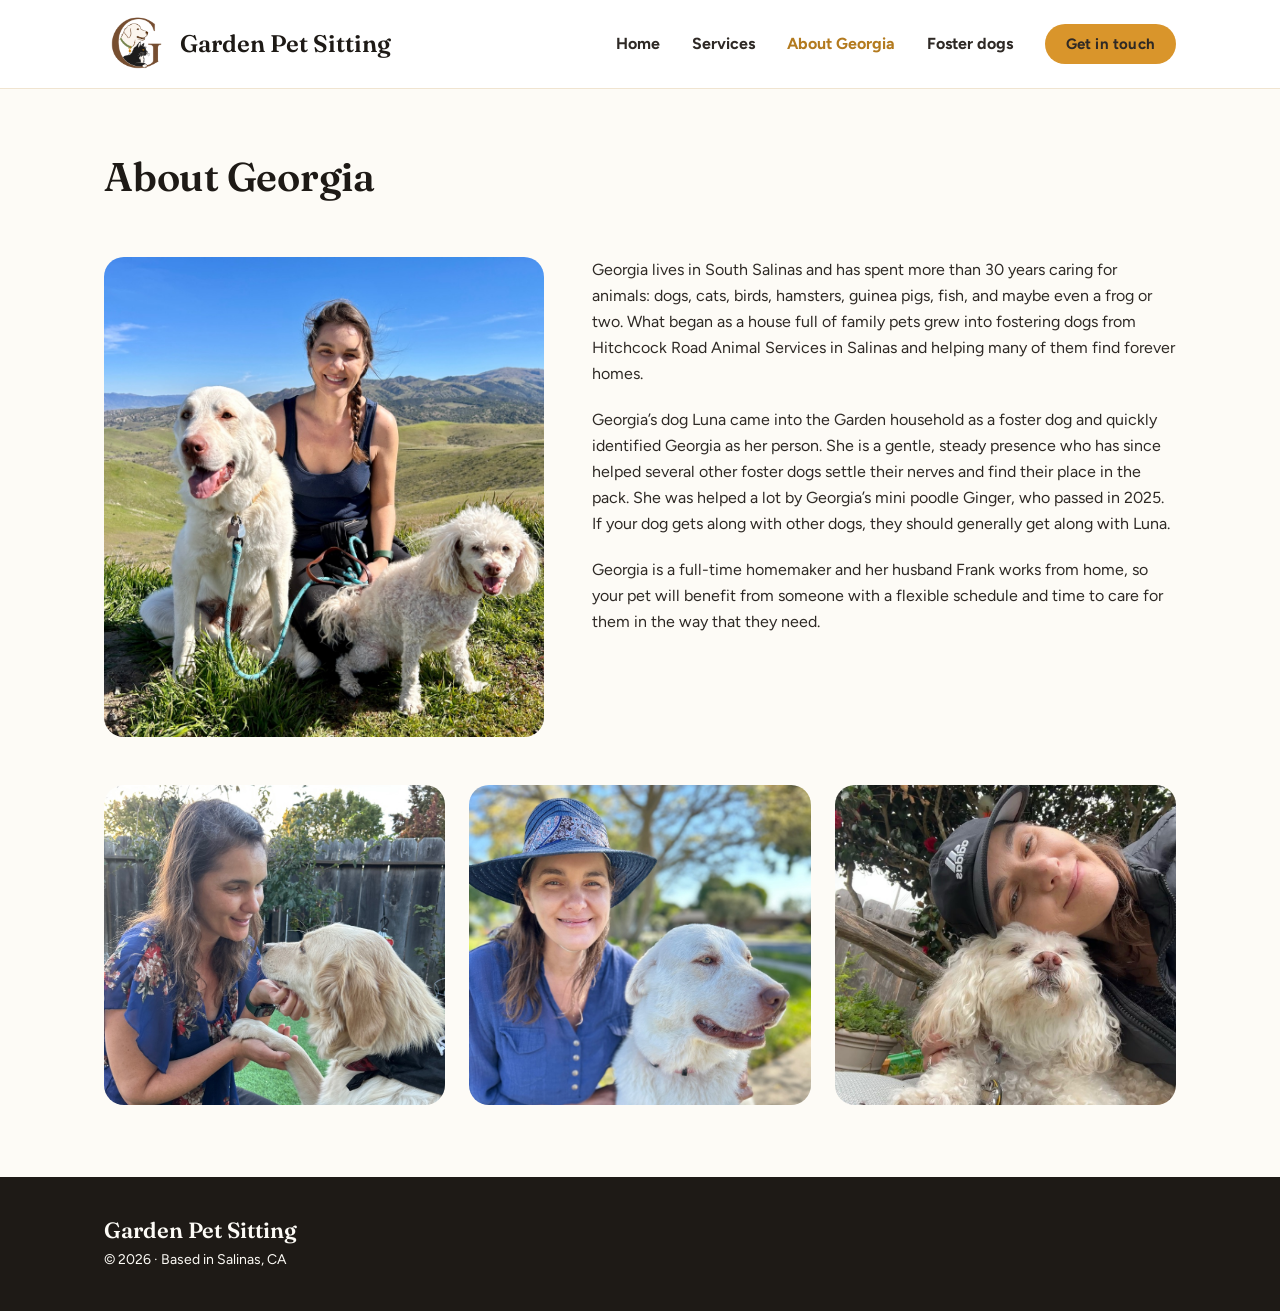
<file: about.html>
<!DOCTYPE html>
<html lang="en">
<head>
  <meta charset="UTF-8">
  <meta name="viewport" content="width=device-width, initial-scale=1">
  <title>About Georgia · Garden Pet Sitting</title>
  <meta name="description" content="Georgia has 30 years of experience caring for animals and fosters dogs for Hitchcock Road Animal Services in Salinas.">
  <link rel="icon" type="image/svg+xml" href="images/favicon.svg?v=2">
  <link rel="icon" type="image/png" sizes="64x64" href="images/favicon.png?v=2">
  <link rel="apple-touch-icon" href="images/apple-touch-icon.png?v=2">
  <link rel="preconnect" href="https://fonts.googleapis.com">
  <link rel="preconnect" href="https://fonts.gstatic.com" crossorigin>
  <link href="https://fonts.googleapis.com/css2?family=Fraunces:wght@600&family=Figtree:wght@400;700&display=swap" rel="stylesheet">
  <link rel="stylesheet" href="css/styles.css?v=21">
</head>
<body>

  <!-- Icon sprite: one copy of each icon, referenced below with <use> -->
  <svg width="0" height="0" style="position:absolute" aria-hidden="true">
    <symbol id="i-menu" viewBox="0 0 24 24"><path d="M5 7H19M5 12H19M5 17H19" stroke-width="2" stroke-linecap="round"/></symbol>
    <symbol id="i-chevron" viewBox="0 0 24 24"><path d="M6 9l6 6 6-6" stroke-width="2" stroke-linecap="round" stroke-linejoin="round"/></symbol>
    <symbol id="i-share" viewBox="0 0 24 24"><path d="M12 4v10M7.5 8.5L12 4l4.5 4.5" stroke-width="2" stroke-linecap="round" stroke-linejoin="round"/><path d="M5 16v1a2 2 0 0 0 2 2h10a2 2 0 0 0 2-2v-1" stroke-width="2"/></symbol>
    <symbol id="i-link" viewBox="0 0 24 24"><path d="M10 16H7a4 4 0 0 1 0-8h3M16 12H8M14 16h3a4 4 0 0 0 0-8h-3" stroke-width="2" stroke-linecap="round" stroke-linejoin="round"/></symbol>
    <symbol id="i-external" viewBox="0 0 24 24"><path d="M20 10V4h-6M20 4l-8 8" stroke-width="2"/><path d="M11 5H7a2 2 0 0 0-2 2v10a2 2 0 0 0 2 2h10a2 2 0 0 0 2-2v-4" stroke-width="2" stroke-linecap="round"/></symbol>
    <symbol id="i-close" viewBox="0 0 24 24"><path d="M18 6L6 18M6 6L18 18" stroke-width="2" stroke-linecap="round"/></symbol>
    <symbol id="i-arrow" viewBox="0 0 24 24"><path d="M6 12H18M14 7L19 12L14 17" stroke-width="2" stroke-linecap="round" stroke-linejoin="round"/></symbol>
    <symbol id="i-star" viewBox="0 0 24 24"><path d="M10.14 6.63C10.93 4.67 11.32 3.69 12 3.69c.68 0 1.07.98 1.86 2.94l.03.09c.45 1.11.67 1.66 1.12 2 .45.34 1.05.39 2.24.5l.21.02c1.95.17 2.92.26 3.13.88.2.62-.52 1.28-1.96 2.59l-.48.44c-.73.67-1.1 1-1.27 1.43a1.99 1.99 0 0 0-.08.25c-.11.45 0 .94.21 1.9l.07.3c.39 1.78.59 2.66.24 3.05a1 1 0 0 1-.48.3c-.5.13-1.2-.44-2.61-1.59-.93-.75-1.39-1.13-1.92-1.22a2 2 0 0 0-.63 0c-.53.09-.99.47-1.92 1.22-1.41 1.15-2.11 1.72-2.61 1.59a1 1 0 0 1-.48-.3c-.34-.38-.15-1.27.25-3.04l.07-.3c.21-.97.32-1.45.21-1.9a2 2 0 0 0-.08-.25c-.17-.44-.54-.77-1.27-1.44l-.48-.44c-1.45-1.31-2.17-1.97-1.96-2.59.21-.62 1.18-.71 3.13-.88l.21-.02c1.19-.11 1.78-.16 2.24-.5.45-.34.67-.89 1.12-2l.04-.09Z" stroke-width="2"/></symbol>
    <symbol id="i-pin" viewBox="0 0 24 24"><path d="M12 21s-7-5.2-7-11a7 7 0 0 1 14 0c0 5.8-7 11-7 11Z" stroke-width="2"/><circle cx="12" cy="10" r="2.5" stroke-width="2"/></symbol>
    <symbol id="i-chat" viewBox="0 0 24 24"><path d="M4 12a8 8 0 0 1 8-8 8 8 0 0 1 8 8v5.09c0 .85 0 1.27-.13 1.61a2 2 0 0 1-1.17 1.17c-.34.13-.76.13-1.61.13H12a8 8 0 0 1-8-8Z" stroke-width="2"/><path d="M9 11h6M12 15h3" stroke-width="2" stroke-linecap="round"/></symbol>
    <symbol id="i-key" viewBox="0 0 24 24"><circle cx="9" cy="14" r="4" stroke-width="2"/><path d="M12 11l3.5-3.5M17 6l-1.5 1.5m0 0L18 10" stroke-width="2" stroke-linecap="round"/></symbol>
    <symbol id="i-paw" viewBox="0 0 24 24"><ellipse cx="12" cy="15.5" rx="4.5" ry="3.5" stroke-width="2"/><ellipse cx="5.8" cy="9.8" rx="2" ry="2.5" stroke-width="2"/><ellipse cx="12" cy="7.2" rx="2" ry="2.5" stroke-width="2"/><ellipse cx="18.2" cy="9.8" rx="2" ry="2.5" stroke-width="2"/></symbol>
    <symbol id="i-clock" viewBox="0 0 24 24"><circle cx="12" cy="12" r="7" stroke-width="2"/><path d="M5.96 3.14A4 4 0 0 0 3.14 5.96M18.04 3.14a4 4 0 0 1 2.82 2.82M12 8v3.75c0 .14.11.25.25.25H15" stroke-width="2" stroke-linecap="round"/></symbol>
    <symbol id="i-check" viewBox="0 0 24 24"><circle cx="12" cy="12" r="9" stroke-width="2"/><path d="M8 12l3 3 5-6" stroke-width="2"/></symbol>
    <symbol id="i-home" viewBox="0 0 24 24"><path d="M5 12.76c0-1.36 0-2.04.27-2.63.28-.6.79-1.04 1.82-1.92l1-.86C9.96 5.75 10.89 4.95 12 4.95s2.04.8 3.9 2.4l1 .86c1.03.88 1.55 1.32 1.83 1.92.27.6.27 1.27.27 2.63V17c0 1.89 0 2.83-.59 3.41-.58.59-1.53.59-3.41.59H9c-1.89 0-2.83 0-3.41-.59C5 19.83 5 18.89 5 17v-4.24Z" stroke-width="2"/><path d="M14.5 21v-5a1 1 0 0 0-1-1h-3a1 1 0 0 0-1 1v5" stroke-width="2" stroke-linecap="round"/></symbol>
    <symbol id="i-heart" viewBox="0 0 24 24"><path d="M4.45 13.91l6.95 6.53c.24.22.36.34.5.36a.5.5 0 0 0 .2 0c.14-.02.26-.14.5-.36l6.95-6.53c1.96-1.84 2.19-4.86.55-6.98l-.31-.4c-1.97-2.54-5.92-2.11-7.3.79-.2.4-.78.4-.98 0-1.38-2.9-5.33-3.33-7.3-.79l-.3.4c-1.65 2.12-1.41 5.14.55 6.98Z" stroke-width="2"/></symbol>
    <symbol id="i-facebook" viewBox="0 0 24 24"><path d="M13.5 21v-7.5H16l.5-3h-3V8.75C13.5 7.78 13.78 7 15 7h1.5V4.25S15.4 4 14.35 4C12.15 4 10.5 5.35 10.5 8.25v2.25H8v3h2.5V21" stroke-width="2" stroke-linejoin="round"/></symbol>
  </svg>

  <header class="site-header">
    <div class="site-header__inner">
      <a class="brand" href="index.html">
        <img src="images/logo.png" alt="Garden Pet Sitting logo">
        <span>Garden Pet Sitting</span>
      </a>
      <button class="nav__toggle" aria-label="Open menu" aria-expanded="false" aria-controls="site-nav" data-nav-toggle>
        <svg class="icon"><use href="#i-menu"/></svg>
      </button>
      <div class="nav-scrim" data-nav-scrim></div>
      <nav class="nav" id="site-nav" aria-label="Main">
        <a href="index.html">Home</a>
        <a href="services.html">Services</a>
        <a href="about.html" aria-current="page">About Georgia</a>
        <a href="fosters.html">Foster dogs</a>
        <a href="reviews.html" data-nav-reviews hidden>Reviews</a>
        <a class="btn btn--primary" href="#contact" data-open-modal="inquiry">Get in touch</a>
      </nav>
    </div>
  </header>

  <main>
    <section class="page-intro">
      <div class="container"><h1>About Georgia</h1></div>
    </section>
    <section class="feature">
      <div class="container feature__inner feature__inner--top feature__inner--photo-first">
        <img class="feature__photo feature__photo--tall" src="images/about-georgia-luna-ginger.jpg" alt="Georgia on a hillside with Luna and Ginger">
        <div class="feature__text feature__text--prose">
          <p>Georgia lives in South Salinas and has spent more than 30 years caring for animals: dogs, cats, birds, hamsters, guinea pigs, fish, and maybe even a frog or two. What began as a house full of family pets grew into fostering dogs from Hitchcock Road Animal Services in Salinas and helping many of them find forever homes.</p>
          <p>Georgia’s dog Luna came into the Garden household as a foster dog and quickly identified Georgia as her person. She is a gentle, steady presence who has since helped several other foster dogs settle their nerves and find their place in the pack. She was helped a lot by Georgia’s mini poodle Ginger, who passed in 2025. If your dog gets along with other dogs, they should generally get along with Luna.</p>
          <p>Georgia is a full-time homemaker and her husband Frank works from home, so your pet will benefit from someone with a flexible schedule and time to care for them in the way that they need.</p>
        </div>
      </div>
    </section>
    <section class="section" style="padding-top: 0">
      <div class="container">
        <div class="photo-strip">
          <img src="images/about-1.jpg" alt="Georgia holding a golden retriever's paw in the backyard">
          <img src="images/about-2.jpg" alt="Georgia in a blue hat with Luna">
          <img src="images/about-3.jpg" alt="Georgia cheek to cheek with Ginger">
        </div>
      </div>
    </section>
  </main>

  <footer class="site-footer">
    <div class="container site-footer__inner">
      <div class="site-footer__brand">
        Garden Pet Sitting
        <small>© 2026 · Based in Salinas, CA</small>
      </div>
    </div>
  </footer>

  <!-- Inquiry modal (opened by the header's Get in touch button) -->
  <div class="modal" data-modal="inquiry" role="dialog" aria-modal="true" aria-labelledby="inquiry-title">
    <div class="modal__scrim" data-modal-close></div>
    <div class="modal__card modal__card--wide">
      <div class="modal__header">
        <h3 id="inquiry-title">Get in touch</h3>
        <button class="modal__close" data-modal-close aria-label="Close"><svg class="icon"><use href="#i-close"/></svg></button>
      </div>
      <p style="color: var(--color-text-secondary)">Georgia will reply within a day, usually sooner.</p>
      <form class="form form--modal" action="#" method="post" data-contact-form>
        <div class="visually-hidden" aria-hidden="true">
          <label for="m-website">Website</label>
          <input id="m-website" name="website" type="text" tabindex="-1" autocomplete="off">
        </div>
        <div class="field">
          <label id="m-service-label">Service</label>
          <div class="select" data-select>
            <input type="hidden" name="service" value="">
            <button class="select__trigger" type="button" aria-haspopup="listbox" aria-expanded="false" aria-labelledby="m-service-label">
              <span class="select__value" data-placeholder="Choose a service">Choose a service</span>
              <svg class="icon icon--sm"><use href="#i-chevron"/></svg>
            </button>
            <ul class="select__menu" role="listbox" tabindex="-1" hidden>
              <li class="select__option" role="option" data-value="In-home visits">In-home visits</li>
              <li class="select__option" role="option" data-value="Dog daycare">Dog daycare</li>
              <li class="select__option" role="option" data-value="Foster dog inquiry">Foster dog inquiry</li>
              <li class="select__option" role="option" data-value="Not sure yet">Not sure yet</li>
            </ul>
          </div>
        </div>
        <div class="field">
          <label for="m-name">Your name</label>
          <input id="m-name" name="name" type="text" placeholder="Jenna" required>
        </div>
        <div class="form__row">
          <div class="field">
            <label for="m-email">Email</label>
            <input id="m-email" name="email" type="email" placeholder="you@example.com" required>
          </div>
          <div class="field">
            <label for="m-phone">Phone</label>
            <input id="m-phone" name="phone" type="tel" placeholder="(831) 555-0123" autocomplete="tel">
          </div>
        </div>
        <div class="field">
          <label for="m-message">Message</label>
          <textarea id="m-message" name="message" placeholder="Tell Georgia about your pets and what you need!" required></textarea>
        </div>
        <div class="modal__actions">
          <button class="btn btn--link" type="button" data-modal-close>Cancel</button>
          <button class="btn btn--primary" type="submit">Send request</button>
        </div>
      </form>
    </div>
  </div>

  <!-- Confirmation modal (shown after either form is sent) -->
  <div class="modal" data-modal="confirm" role="dialog" aria-modal="true" aria-labelledby="modal-title">
    <div class="modal__scrim" data-modal-close></div>
    <div class="modal__card">
      <div class="modal__header">
        <h3 id="modal-title">Thanks for reaching out!</h3>
        <button class="modal__close" data-modal-close aria-label="Close"><svg class="icon"><use href="#i-close"/></svg></button>
      </div>
      <p>Your message is on its way to Georgia. She’ll get back to you within a day, usually sooner.</p>
      <div class="modal__actions">
        <button class="btn btn--primary" data-modal-close>Done</button>
      </div>
    </div>
  </div>

  <script src="js/main.js?v=21"></script>
  <script src="js/reviews.js?v=21"></script>
</body>
</html>
</file>
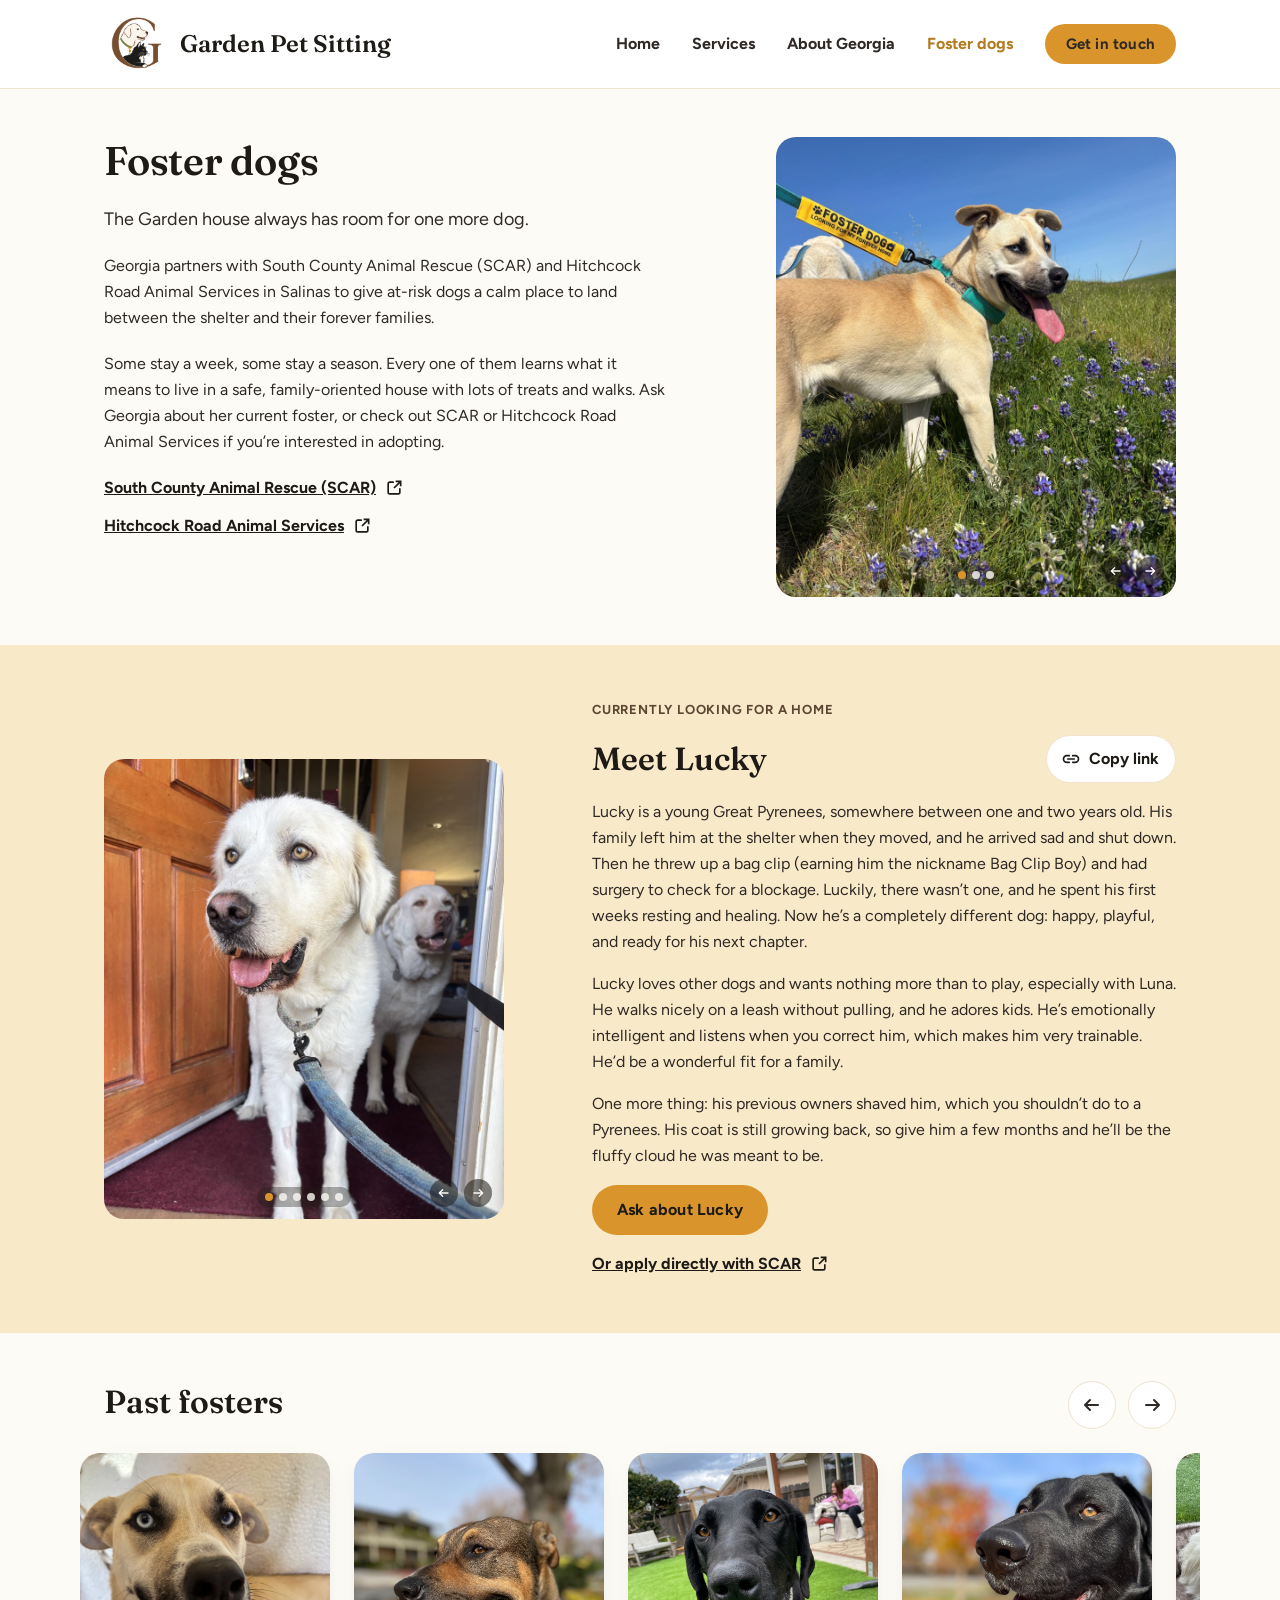
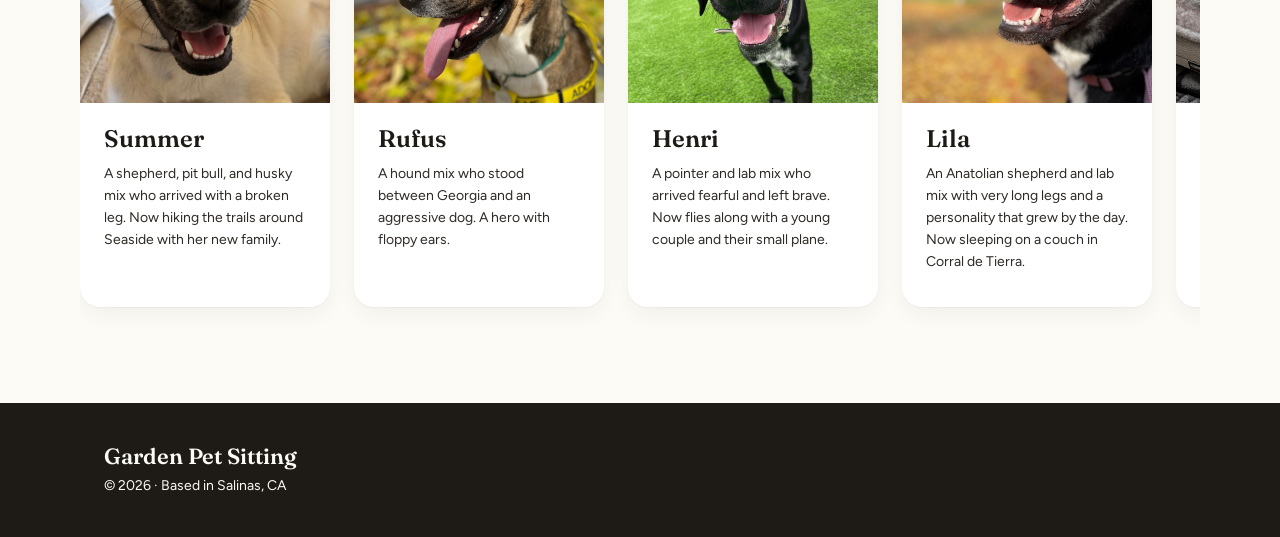
<file: fosters.html>
<!DOCTYPE html>
<html lang="en">
<head>
  <meta charset="UTF-8">
  <meta name="viewport" content="width=device-width, initial-scale=1">
  <title>Foster dogs · Garden Pet Sitting</title>
  <meta name="description" content="Why Georgia fosters for SCAR and Hitchcock Road Animal Services, and the past fosters who found their homes.">
  <link rel="icon" type="image/svg+xml" href="images/favicon.svg?v=2">
  <link rel="icon" type="image/png" sizes="64x64" href="images/favicon.png?v=2">
  <link rel="apple-touch-icon" href="images/apple-touch-icon.png?v=2">
  <link rel="preconnect" href="https://fonts.googleapis.com">
  <link rel="preconnect" href="https://fonts.gstatic.com" crossorigin>
  <link href="https://fonts.googleapis.com/css2?family=Fraunces:wght@600&family=Figtree:wght@400;700&display=swap" rel="stylesheet">
  <link rel="stylesheet" href="css/styles.css?v=24">
</head>
<body>

  <!-- Icon sprite: one copy of each icon, referenced below with <use> -->
  <svg width="0" height="0" style="position:absolute" aria-hidden="true">
    <symbol id="i-menu" viewBox="0 0 24 24"><path d="M5 7H19M5 12H19M5 17H19" stroke-width="2" stroke-linecap="round"/></symbol>
    <symbol id="i-chevron" viewBox="0 0 24 24"><path d="M6 9l6 6 6-6" stroke-width="2" stroke-linecap="round" stroke-linejoin="round"/></symbol>
    <symbol id="i-share" viewBox="0 0 24 24"><path d="M12 4v10M7.5 8.5L12 4l4.5 4.5" stroke-width="2" stroke-linecap="round" stroke-linejoin="round"/><path d="M5 16v1a2 2 0 0 0 2 2h10a2 2 0 0 0 2-2v-1" stroke-width="2"/></symbol>
    <symbol id="i-link" viewBox="0 0 24 24"><path d="M10 16H7a4 4 0 0 1 0-8h3M16 12H8M14 16h3a4 4 0 0 0 0-8h-3" stroke-width="2" stroke-linecap="round" stroke-linejoin="round"/></symbol>
    <symbol id="i-external" viewBox="0 0 24 24"><path d="M20 10V4h-6M20 4l-8 8" stroke-width="2"/><path d="M11 5H7a2 2 0 0 0-2 2v10a2 2 0 0 0 2 2h10a2 2 0 0 0 2-2v-4" stroke-width="2" stroke-linecap="round"/></symbol>
    <symbol id="i-close" viewBox="0 0 24 24"><path d="M18 6L6 18M6 6L18 18" stroke-width="2" stroke-linecap="round"/></symbol>
    <symbol id="i-arrow" viewBox="0 0 24 24"><path d="M6 12H18M14 7L19 12L14 17" stroke-width="2" stroke-linecap="round" stroke-linejoin="round"/></symbol>
    <symbol id="i-star" viewBox="0 0 24 24"><path d="M10.14 6.63C10.93 4.67 11.32 3.69 12 3.69c.68 0 1.07.98 1.86 2.94l.03.09c.45 1.11.67 1.66 1.12 2 .45.34 1.05.39 2.24.5l.21.02c1.95.17 2.92.26 3.13.88.2.62-.52 1.28-1.96 2.59l-.48.44c-.73.67-1.1 1-1.27 1.43a1.99 1.99 0 0 0-.08.25c-.11.45 0 .94.21 1.9l.07.3c.39 1.78.59 2.66.24 3.05a1 1 0 0 1-.48.3c-.5.13-1.2-.44-2.61-1.59-.93-.75-1.39-1.13-1.92-1.22a2 2 0 0 0-.63 0c-.53.09-.99.47-1.92 1.22-1.41 1.15-2.11 1.72-2.61 1.59a1 1 0 0 1-.48-.3c-.34-.38-.15-1.27.25-3.04l.07-.3c.21-.97.32-1.45.21-1.9a2 2 0 0 0-.08-.25c-.17-.44-.54-.77-1.27-1.44l-.48-.44c-1.45-1.31-2.17-1.97-1.96-2.59.21-.62 1.18-.71 3.13-.88l.21-.02c1.19-.11 1.78-.16 2.24-.5.45-.34.67-.89 1.12-2l.04-.09Z" stroke-width="2"/></symbol>
    <symbol id="i-pin" viewBox="0 0 24 24"><path d="M12 21s-7-5.2-7-11a7 7 0 0 1 14 0c0 5.8-7 11-7 11Z" stroke-width="2"/><circle cx="12" cy="10" r="2.5" stroke-width="2"/></symbol>
    <symbol id="i-chat" viewBox="0 0 24 24"><path d="M4 12a8 8 0 0 1 8-8 8 8 0 0 1 8 8v5.09c0 .85 0 1.27-.13 1.61a2 2 0 0 1-1.17 1.17c-.34.13-.76.13-1.61.13H12a8 8 0 0 1-8-8Z" stroke-width="2"/><path d="M9 11h6M12 15h3" stroke-width="2" stroke-linecap="round"/></symbol>
    <symbol id="i-key" viewBox="0 0 24 24"><circle cx="9" cy="14" r="4" stroke-width="2"/><path d="M12 11l3.5-3.5M17 6l-1.5 1.5m0 0L18 10" stroke-width="2" stroke-linecap="round"/></symbol>
    <symbol id="i-paw" viewBox="0 0 24 24"><ellipse cx="12" cy="15.5" rx="4.5" ry="3.5" stroke-width="2"/><ellipse cx="5.8" cy="9.8" rx="2" ry="2.5" stroke-width="2"/><ellipse cx="12" cy="7.2" rx="2" ry="2.5" stroke-width="2"/><ellipse cx="18.2" cy="9.8" rx="2" ry="2.5" stroke-width="2"/></symbol>
    <symbol id="i-clock" viewBox="0 0 24 24"><circle cx="12" cy="12" r="7" stroke-width="2"/><path d="M5.96 3.14A4 4 0 0 0 3.14 5.96M18.04 3.14a4 4 0 0 1 2.82 2.82M12 8v3.75c0 .14.11.25.25.25H15" stroke-width="2" stroke-linecap="round"/></symbol>
    <symbol id="i-check" viewBox="0 0 24 24"><circle cx="12" cy="12" r="9" stroke-width="2"/><path d="M8 12l3 3 5-6" stroke-width="2"/></symbol>
    <symbol id="i-home" viewBox="0 0 24 24"><path d="M5 12.76c0-1.36 0-2.04.27-2.63.28-.6.79-1.04 1.82-1.92l1-.86C9.96 5.75 10.89 4.95 12 4.95s2.04.8 3.9 2.4l1 .86c1.03.88 1.55 1.32 1.83 1.92.27.6.27 1.27.27 2.63V17c0 1.89 0 2.83-.59 3.41-.58.59-1.53.59-3.41.59H9c-1.89 0-2.83 0-3.41-.59C5 19.83 5 18.89 5 17v-4.24Z" stroke-width="2"/><path d="M14.5 21v-5a1 1 0 0 0-1-1h-3a1 1 0 0 0-1 1v5" stroke-width="2" stroke-linecap="round"/></symbol>
    <symbol id="i-heart" viewBox="0 0 24 24"><path d="M4.45 13.91l6.95 6.53c.24.22.36.34.5.36a.5.5 0 0 0 .2 0c.14-.02.26-.14.5-.36l6.95-6.53c1.96-1.84 2.19-4.86.55-6.98l-.31-.4c-1.97-2.54-5.92-2.11-7.3.79-.2.4-.78.4-.98 0-1.38-2.9-5.33-3.33-7.3-.79l-.3.4c-1.65 2.12-1.41 5.14.55 6.98Z" stroke-width="2"/></symbol>
    <symbol id="i-facebook" viewBox="0 0 24 24"><path d="M13.5 21v-7.5H16l.5-3h-3V8.75C13.5 7.78 13.78 7 15 7h1.5V4.25S15.4 4 14.35 4C12.15 4 10.5 5.35 10.5 8.25v2.25H8v3h2.5V21" stroke-width="2" stroke-linejoin="round"/></symbol>
  </svg>

  <header class="site-header">
    <div class="site-header__inner">
      <a class="brand" href="index.html">
        <img src="images/logo.png" alt="Garden Pet Sitting logo">
        <span>Garden Pet Sitting</span>
      </a>
      <button class="nav__toggle" aria-label="Open menu" aria-expanded="false" aria-controls="site-nav" data-nav-toggle>
        <svg class="icon"><use href="#i-menu"/></svg>
      </button>
      <div class="nav-scrim" data-nav-scrim></div>
      <nav class="nav" id="site-nav" aria-label="Main">
        <a href="index.html">Home</a>
        <a href="services.html">Services</a>
        <a href="about.html">About Georgia</a>
        <a href="fosters.html" aria-current="page">Foster dogs</a>
        <a href="reviews.html" data-nav-reviews hidden>Reviews</a>
        <a class="btn btn--primary" href="#contact" data-open-modal="inquiry">Get in touch</a>
      </nav>
    </div>
  </header>

  <main>
    <section class="feature">
      <div class="container feature__inner feature__inner--top">
        <div class="feature__text feature__text--prose">
          <h1>Foster dogs</h1>
          <p class="body-large">The Garden house always has room for one more dog.</p>
          <p>Georgia partners with South County Animal Rescue (SCAR) and Hitchcock Road Animal Services in Salinas to give at-risk dogs a calm place to land between the shelter and their forever families.</p>
          <p>Some stay a week, some stay a season. Every one of them learns what it means to live in a safe, family-oriented house with lots of treats and walks. Ask Georgia about her current foster, or check out SCAR or Hitchcock Road Animal Services if you’re interested in adopting.</p>
          <p class="org-links">
            <a href="https://www.scar.pet/" target="_blank" rel="noopener">South County Animal Rescue (SCAR) <svg class="icon icon--sm"><use href="#i-external"/></svg></a>
            <a href="https://www.countyofmonterey.gov/government/departments-a-h/health/monterey-county-animal-services/adopt-a-pet" target="_blank" rel="noopener">Hitchcock Road Animal Services <svg class="icon icon--sm"><use href="#i-external"/></svg></a>
          </p>
        </div>
        <div class="carousel carousel--story" data-carousel aria-roledescription="carousel" aria-label="Foster dog photos">
          <div class="carousel__slide is-active"><img src="images/foster-story-1.jpg" alt="Summer on a hillside of lupines wearing a Foster Dog leash tag"></div>
          <div class="carousel__slide"><img src="images/foster-story-2.jpg" alt="Georgia with Samuel the Great Pyrenees in the backyard"></div>
          <div class="carousel__slide"><img src="images/foster-story-3.jpg" alt="Georgia hugging Henri on the lawn"></div>
          <div class="carousel__dots" data-carousel-dots></div>
          <button class="carousel__arrow carousel__arrow--prev" data-carousel-prev aria-label="Previous photo"><svg class="icon" style="transform:scaleX(-1)"><use href="#i-arrow"/></svg></button>
          <button class="carousel__arrow carousel__arrow--next" data-carousel-next aria-label="Next photo"><svg class="icon"><use href="#i-arrow"/></svg></button>
        </div>
      </div>
    </section>

    <!--
      FEATURED FOSTER: shown only when Georgia has a dog looking for a home.
      When the current foster is adopted, delete this whole section (or wrap it in a comment) and add them to Past fosters below.
      To feature a new dog, update the name, photos, description, and the "Ask about" button.
    -->
    <section class="featured" id="current-foster">
      <div class="container feature__inner feature__inner--photo-first">
        <div class="carousel carousel--story" data-carousel aria-roledescription="carousel" aria-label="Photos of Lucky">
          <div class="carousel__slide is-active"><img src="images/fosters/lucky-2.jpg" style="object-position: 50% 30%" alt="Lucky on his leash at the front door, ready for a walk, with Luna behind him"></div>
          <div class="carousel__slide"><img src="images/fosters/lucky-1.jpg" alt="Lucky the Great Pyrenees smiling on a dog bed"></div>
          <div class="carousel__slide"><img src="images/fosters/lucky-3.jpg" style="object-position: 50% 40%" alt="Lucky and Luna side by side looking through the window"></div>
          <div class="carousel__slide"><img src="images/fosters/lucky-4.jpg" alt="Lucky and Luna on a neighborhood walk beside a toddler in a ride-on car"></div>
          <div class="carousel__slide"><img src="images/fosters/lucky-5.jpg" style="object-position: 50% 30%" alt="Close-up of Lucky’s face on a walk"></div>
          <div class="carousel__slide"><img src="images/fosters/lucky-6.jpg" style="object-position: 50% 55%" alt="Lucky resting on a dog bed while Luna naps in the background"></div>
          <div class="carousel__dots" data-carousel-dots></div>
          <button class="carousel__arrow carousel__arrow--prev" data-carousel-prev aria-label="Previous photo"><svg class="icon" style="transform:scaleX(-1)"><use href="#i-arrow"/></svg></button>
          <button class="carousel__arrow carousel__arrow--next" data-carousel-next aria-label="Next photo"><svg class="icon"><use href="#i-arrow"/></svg></button>
        </div>
        <div class="feature__text">
          <p class="caption">Currently looking for a home</p>
          <div class="featured__title">
            <h2>Meet Lucky</h2>
            <div class="share" data-share data-share-title="Lucky · Garden Pet Sitting">
              <span class="visually-hidden">Share Lucky:</span>
              <button class="pill" data-share-native hidden aria-label="Share Lucky"><svg class="icon icon--sm"><use href="#i-share"/></svg> <span>Share</span></button>
              <button class="pill" data-share-copy aria-label="Copy link to Lucky"><svg class="icon icon--sm"><use href="#i-link"/></svg> <span>Copy link</span></button>
            </div>
          </div>
          <p>Lucky is a young Great Pyrenees, somewhere between one and two years old. His family left him at the shelter when they moved, and he arrived sad and shut down. Then he threw up a bag clip (earning him the nickname Bag Clip Boy) and had surgery to check for a blockage. Luckily, there wasn’t one, and he spent his first weeks resting and healing. Now he’s a completely different dog: happy, playful, and ready for his next chapter.</p>
          <p>Lucky loves other dogs and wants nothing more than to play, especially with Luna. He walks nicely on a leash without pulling, and he adores kids. He’s emotionally intelligent and listens when you correct him, which makes him very trainable. He’d be a wonderful fit for a family.</p>
          <p>One more thing: his previous owners shaved him, which you shouldn’t do to a Pyrenees. His coat is still growing back, so give him a few months and he’ll be the fluffy cloud he was meant to be.</p>
          <a class="btn btn--primary" href="#inquiry" data-open-modal="inquiry" data-service="Foster dog inquiry">Ask about Lucky</a>
          <a class="org-link" href="https://www.scar.pet/team-4" target="_blank" rel="noopener">Or apply directly with SCAR <svg class="icon icon--sm"><use href="#i-external"/></svg></a>
        </div>
      </div>
    </section>

    <section class="section" id="past-fosters" style="padding-top: clamp(32px, 4vw, 48px)">
      <div class="container">
        <div class="row-head">
          <div>
            <h2>Past fosters</h2>
          </div>
          <div class="row-head__controls">
            <button class="round-btn" data-scroll="-1" aria-label="Scroll left"><svg class="icon" style="transform:scaleX(-1)"><use href="#i-arrow"/></svg></button>
            <button class="round-btn" data-scroll="1" aria-label="Scroll right"><svg class="icon"><use href="#i-arrow"/></svg></button>
          </div>
        </div>
        <div class="card-row" data-card-row>
          <a class="pet-card pet-card--carousel" href="fosters/summer.html">
            <img class="pet-card__photo" src="images/fosters/summer-1.jpg" style="object-position: 50% 35%" alt="Summer" loading="lazy">
            <div class="pet-card__body"><h3>Summer</h3><p class="body-small">A shepherd, pit bull, and husky mix who arrived with a broken leg. Now hiking the trails around Seaside with her new family.</p></div>
          </a>
          <a class="pet-card pet-card--carousel" href="fosters/rufus.html">
            <img class="pet-card__photo" src="images/fosters/rufus-1.jpg" alt="Rufus" loading="lazy">
            <div class="pet-card__body"><h3>Rufus</h3><p class="body-small">A hound mix who stood between Georgia and an aggressive dog. A hero with floppy ears.</p></div>
          </a>
          <a class="pet-card pet-card--carousel" href="fosters/henri.html">
            <img class="pet-card__photo" src="images/fosters/henri-1.jpg" style="object-position: 50% 12%" alt="Henri" loading="lazy">
            <div class="pet-card__body"><h3>Henri</h3><p class="body-small">A pointer and lab mix who arrived fearful and left brave. Now flies along with a young couple and their small plane.</p></div>
          </a>
          <a class="pet-card pet-card--carousel" href="fosters/lila.html">
            <img class="pet-card__photo" src="images/fosters/lila-1.jpg" alt="Lila" loading="lazy">
            <div class="pet-card__body"><h3>Lila</h3><p class="body-small">An Anatolian shepherd and lab mix with very long legs and a personality that grew by the day. Now sleeping on a couch in Corral de Tierra.</p></div>
          </a>
          <a class="pet-card pet-card--carousel" href="fosters/samuel.html">
            <img class="pet-card__photo" src="images/fosters/samuel-1.jpg" alt="Samuel" loading="lazy">
            <div class="pet-card__body"><h3>Samuel</h3><p class="body-small">A Great Pyrenees puppy who learned the family trade from Luna. Now guarding a property alongside a Pyrenees sibling.</p></div>
          </a>
          <a class="pet-card pet-card--carousel" href="fosters/alaska.html">
            <img class="pet-card__photo" src="images/fosters/alaska-1.jpg" style="object-position: 50% 15%" alt="Alaska" loading="lazy">
            <div class="pet-card__body"><h3>Alaska</h3><p class="body-small">A Great Pyrenees cloud with a gentle grin and a soft spot for pup cups. Adopted in under a week.</p></div>
          </a>
          <a class="pet-card pet-card--carousel" href="fosters/blondie-noodle.html">
            <img class="pet-card__photo" src="images/fosters/blondie-noodle-1.jpg" alt="Blondie &amp; Noodle" loading="lazy">
            <div class="pet-card__body"><h3>Blondie &amp; Noodle</h3><p class="body-small">Two tiny puppies who stayed just long enough to nap in a pile, fight over one stick, and steal every heart in the house.</p></div>
          </a>
          <a class="pet-card pet-card--carousel" href="fosters/aurelia.html">
            <img class="pet-card__photo" src="images/fosters/aurelia-1.jpg" style="object-position: 50% 22%" alt="Aurelia" loading="lazy">
            <div class="pet-card__body"><h3>Aurelia</h3><p class="body-small">A Pyrenees and golden mix who got adopted almost the minute she arrived. Now spoiled rotten in the Sacramento area.</p></div>
          </a>
          <a class="pet-card pet-card--carousel" href="fosters/sunny.html">
            <img class="pet-card__photo" src="images/fosters/sunny-1.jpg" style="object-position: 50% 25%" alt="Sunny" loading="lazy">
            <div class="pet-card__body"><h3>Sunny</h3><p class="body-small">A scared, dingo-looking hound mix who hid between Georgia’s legs. Now rides shotgun in a handyman’s truck.</p></div>
          </a>
        </div>
      </div>
    </section>
  </main>

  <footer class="site-footer">
    <div class="container site-footer__inner">
      <div class="site-footer__brand">
        Garden Pet Sitting
        <small>© 2026 · Based in Salinas, CA</small>
      </div>
    </div>
  </footer>

  <!-- Inquiry modal (opened by the header's Get in touch button) -->
  <div class="modal" data-modal="inquiry" role="dialog" aria-modal="true" aria-labelledby="inquiry-title">
    <div class="modal__scrim" data-modal-close></div>
    <div class="modal__card modal__card--wide">
      <div class="modal__header">
        <h3 id="inquiry-title">Get in touch</h3>
        <button class="modal__close" data-modal-close aria-label="Close"><svg class="icon"><use href="#i-close"/></svg></button>
      </div>
      <p style="color: var(--color-text-secondary)">Georgia will reply within a day, usually sooner.</p>
      <form class="form form--modal" action="#" method="post" data-contact-form>
        <div class="visually-hidden" aria-hidden="true">
          <label for="m-website">Website</label>
          <input id="m-website" name="website" type="text" tabindex="-1" autocomplete="off">
        </div>
        <div class="field">
          <label id="m-service-label">Service</label>
          <div class="select" data-select>
            <input type="hidden" name="service" value="">
            <button class="select__trigger" type="button" aria-haspopup="listbox" aria-expanded="false" aria-labelledby="m-service-label">
              <span class="select__value" data-placeholder="Choose a service">Choose a service</span>
              <svg class="icon icon--sm"><use href="#i-chevron"/></svg>
            </button>
            <ul class="select__menu" role="listbox" tabindex="-1" hidden>
              <li class="select__option" role="option" data-value="In-home visits">In-home visits</li>
              <li class="select__option" role="option" data-value="Dog daycare">Dog daycare</li>
              <li class="select__option" role="option" data-value="Foster dog inquiry">Foster dog inquiry</li>
              <li class="select__option" role="option" data-value="Not sure yet">Not sure yet</li>
            </ul>
          </div>
        </div>
        <div class="field">
          <label for="m-name">Your name</label>
          <input id="m-name" name="name" type="text" placeholder="Jenna" required>
        </div>
        <div class="form__row">
          <div class="field">
            <label for="m-email">Email</label>
            <input id="m-email" name="email" type="email" placeholder="you@example.com" required>
          </div>
          <div class="field">
            <label for="m-phone">Phone</label>
            <input id="m-phone" name="phone" type="tel" placeholder="(831) 555-0123" autocomplete="tel">
          </div>
        </div>
        <div class="field">
          <label for="m-message">Message</label>
          <textarea id="m-message" name="message" placeholder="Tell Georgia about your pets and what you need!" required></textarea>
        </div>
        <div class="modal__actions">
          <button class="btn btn--link" type="button" data-modal-close>Cancel</button>
          <button class="btn btn--primary" type="submit">Send request</button>
        </div>
      </form>
    </div>
  </div>

  <!-- Confirmation modal (shown after either form is sent) -->
  <div class="modal" data-modal="confirm" role="dialog" aria-modal="true" aria-labelledby="modal-title">
    <div class="modal__scrim" data-modal-close></div>
    <div class="modal__card">
      <div class="modal__header">
        <h3 id="modal-title">Thanks for reaching out!</h3>
        <button class="modal__close" data-modal-close aria-label="Close"><svg class="icon"><use href="#i-close"/></svg></button>
      </div>
      <p>Your message is on its way to Georgia. She’ll get back to you within a day, usually sooner.</p>
      <div class="modal__actions">
        <button class="btn btn--primary" data-modal-close>Done</button>
      </div>
    </div>
  </div>

  <script src="js/main.js?v=21"></script>
  <script src="js/reviews.js?v=21"></script>
</body>
</html>
</file>
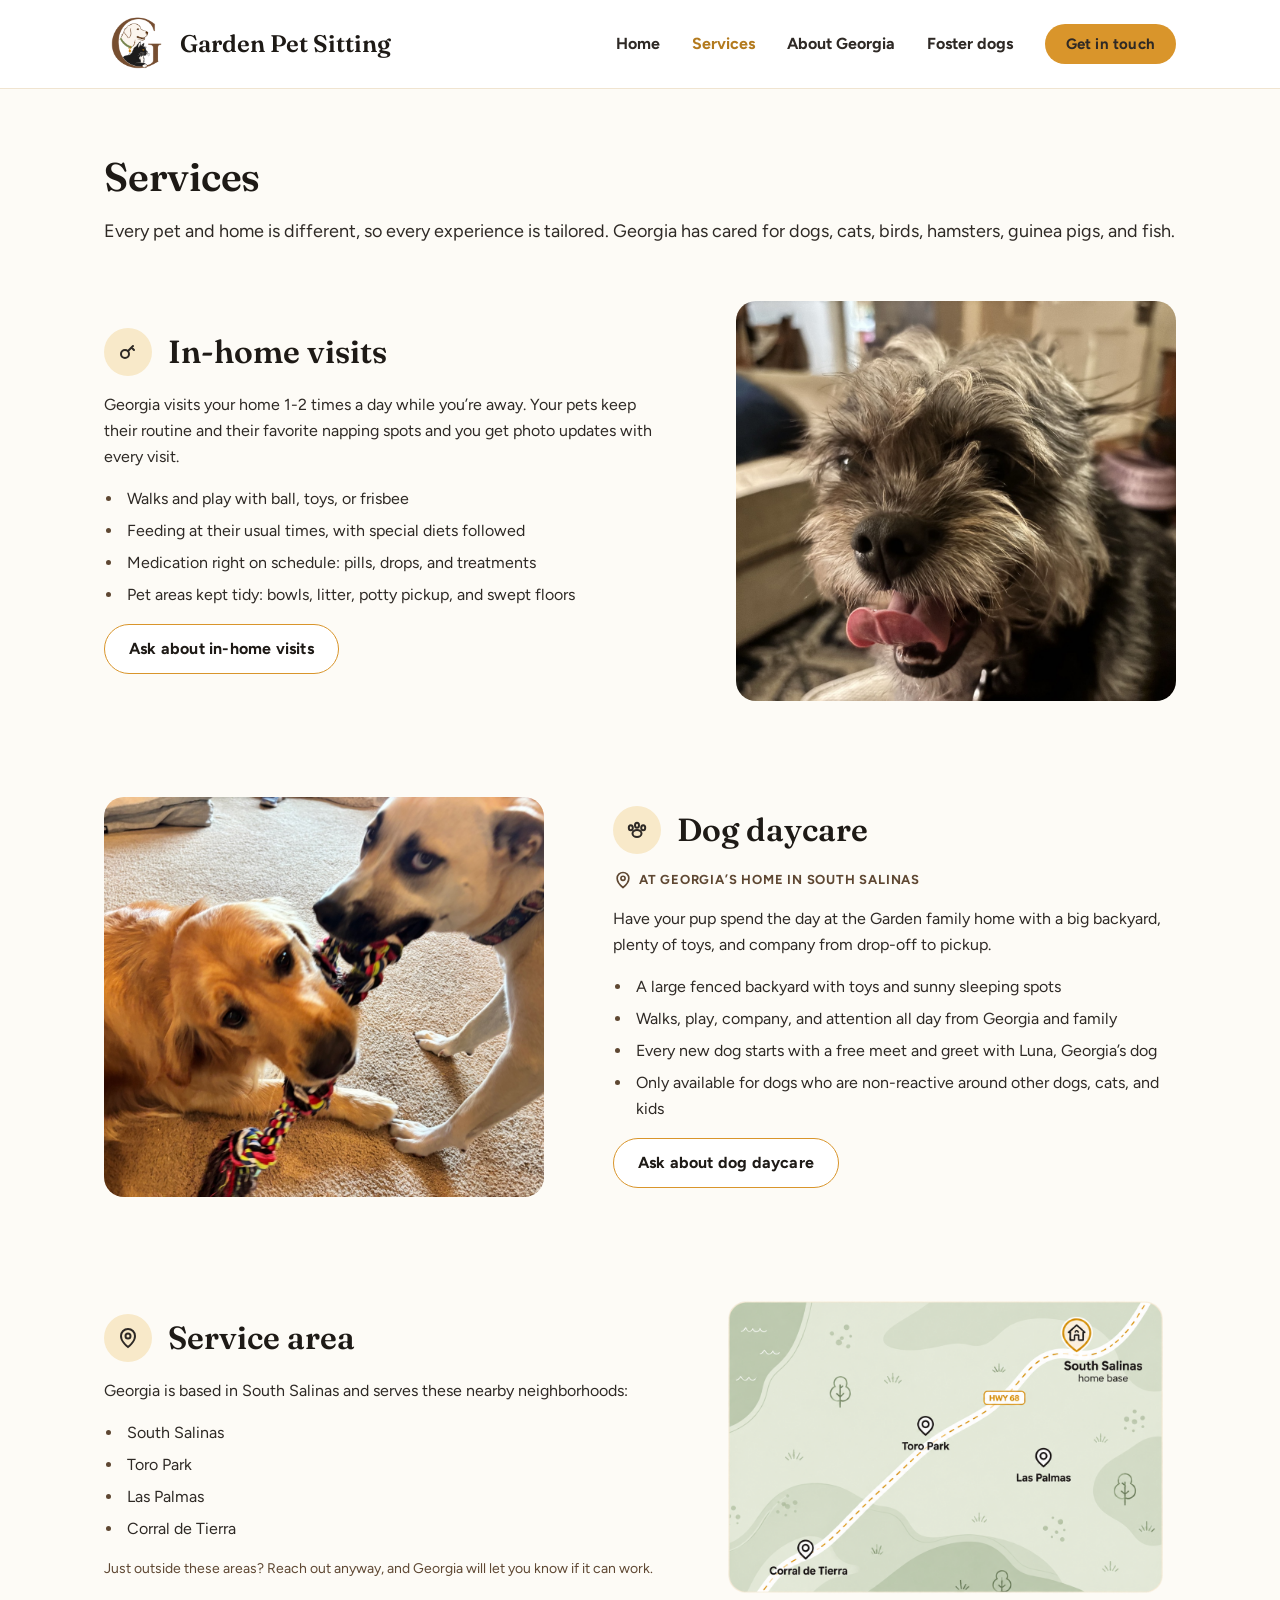
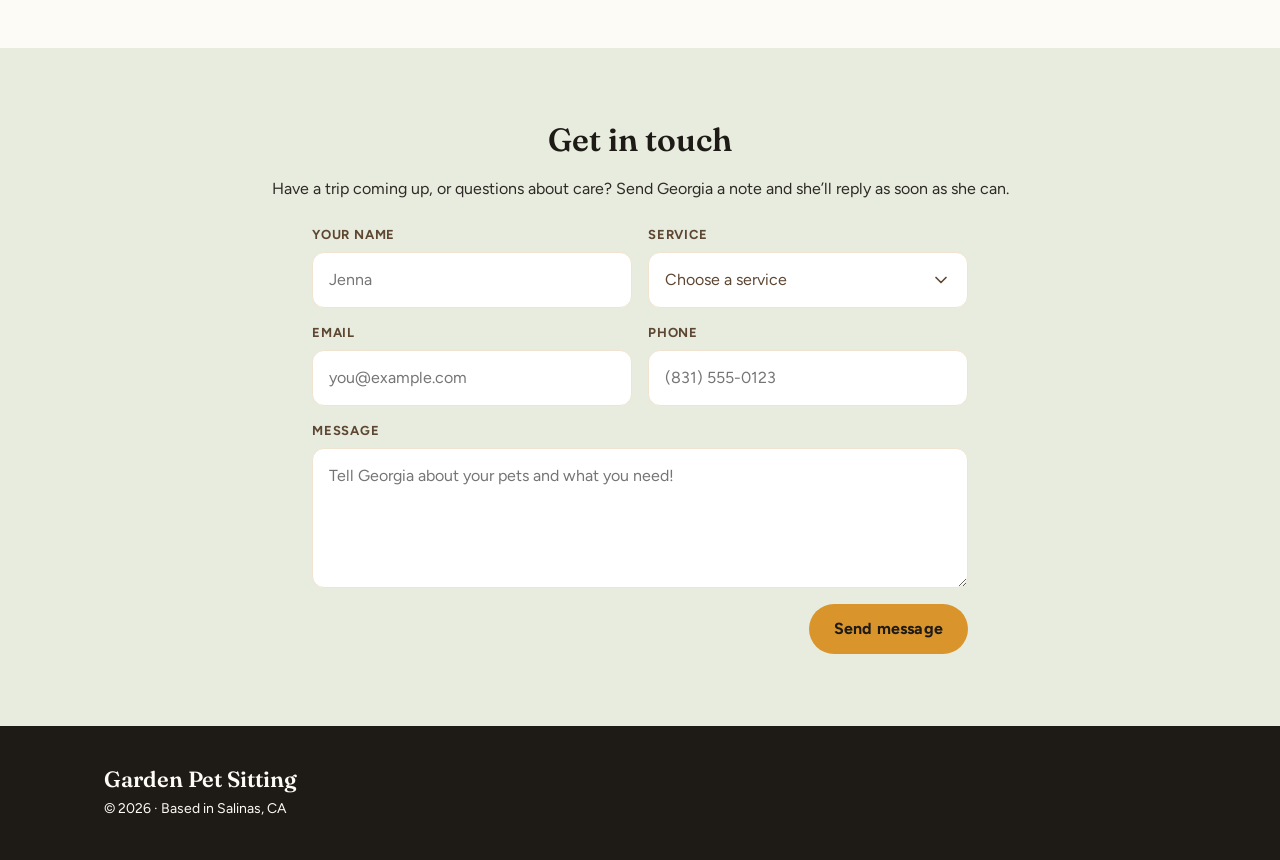
<file: services.html>
<!DOCTYPE html>
<html lang="en">
<head>
  <meta charset="UTF-8">
  <meta name="viewport" content="width=device-width, initial-scale=1">
  <title>Services · Garden Pet Sitting</title>
  <meta name="description" content="In-home pet visits and dog daycare from Georgia, serving South Salinas, Toro Park, Las Palmas, and Corral de Tierra.">
  <link rel="icon" type="image/svg+xml" href="images/favicon.svg?v=2">
  <link rel="icon" type="image/png" sizes="64x64" href="images/favicon.png?v=2">
  <link rel="apple-touch-icon" href="images/apple-touch-icon.png?v=2">
  <link rel="preconnect" href="https://fonts.googleapis.com">
  <link rel="preconnect" href="https://fonts.gstatic.com" crossorigin>
  <link href="https://fonts.googleapis.com/css2?family=Fraunces:wght@600&family=Figtree:wght@400;700&display=swap" rel="stylesheet">
  <link rel="stylesheet" href="css/styles.css?v=21">
</head>
<body>

  <!-- Icon sprite: one copy of each icon, referenced below with <use> -->
  <svg width="0" height="0" style="position:absolute" aria-hidden="true">
    <symbol id="i-menu" viewBox="0 0 24 24"><path d="M5 7H19M5 12H19M5 17H19" stroke-width="2" stroke-linecap="round"/></symbol>
    <symbol id="i-chevron" viewBox="0 0 24 24"><path d="M6 9l6 6 6-6" stroke-width="2" stroke-linecap="round" stroke-linejoin="round"/></symbol>
    <symbol id="i-close" viewBox="0 0 24 24"><path d="M18 6L6 18M6 6L18 18" stroke-width="2" stroke-linecap="round"/></symbol>
    <symbol id="i-arrow" viewBox="0 0 24 24"><path d="M6 12H18M14 7L19 12L14 17" stroke-width="2" stroke-linecap="round" stroke-linejoin="round"/></symbol>
    <symbol id="i-star" viewBox="0 0 24 24"><path d="M10.14 6.63C10.93 4.67 11.32 3.69 12 3.69c.68 0 1.07.98 1.86 2.94l.03.09c.45 1.11.67 1.66 1.12 2 .45.34 1.05.39 2.24.5l.21.02c1.95.17 2.92.26 3.13.88.2.62-.52 1.28-1.96 2.59l-.48.44c-.73.67-1.1 1-1.27 1.43a1.99 1.99 0 0 0-.08.25c-.11.45 0 .94.21 1.9l.07.3c.39 1.78.59 2.66.24 3.05a1 1 0 0 1-.48.3c-.5.13-1.2-.44-2.61-1.59-.93-.75-1.39-1.13-1.92-1.22a2 2 0 0 0-.63 0c-.53.09-.99.47-1.92 1.22-1.41 1.15-2.11 1.72-2.61 1.59a1 1 0 0 1-.48-.3c-.34-.38-.15-1.27.25-3.04l.07-.3c.21-.97.32-1.45.21-1.9a2 2 0 0 0-.08-.25c-.17-.44-.54-.77-1.27-1.44l-.48-.44c-1.45-1.31-2.17-1.97-1.96-2.59.21-.62 1.18-.71 3.13-.88l.21-.02c1.19-.11 1.78-.16 2.24-.5.45-.34.67-.89 1.12-2l.04-.09Z" stroke-width="2"/></symbol>
    <symbol id="i-pin" viewBox="0 0 24 24"><path d="M12 21s-7-5.2-7-11a7 7 0 0 1 14 0c0 5.8-7 11-7 11Z" stroke-width="2"/><circle cx="12" cy="10" r="2.5" stroke-width="2"/></symbol>
    <symbol id="i-chat" viewBox="0 0 24 24"><path d="M4 12a8 8 0 0 1 8-8 8 8 0 0 1 8 8v5.09c0 .85 0 1.27-.13 1.61a2 2 0 0 1-1.17 1.17c-.34.13-.76.13-1.61.13H12a8 8 0 0 1-8-8Z" stroke-width="2"/><path d="M9 11h6M12 15h3" stroke-width="2" stroke-linecap="round"/></symbol>
    <symbol id="i-key" viewBox="0 0 24 24"><circle cx="9" cy="14" r="4" stroke-width="2"/><path d="M12 11l3.5-3.5M17 6l-1.5 1.5m0 0L18 10" stroke-width="2" stroke-linecap="round"/></symbol>
    <symbol id="i-paw" viewBox="0 0 24 24"><ellipse cx="12" cy="15.5" rx="4.5" ry="3.5" stroke-width="2"/><ellipse cx="5.8" cy="9.8" rx="2" ry="2.5" stroke-width="2"/><ellipse cx="12" cy="7.2" rx="2" ry="2.5" stroke-width="2"/><ellipse cx="18.2" cy="9.8" rx="2" ry="2.5" stroke-width="2"/></symbol>
    <symbol id="i-clock" viewBox="0 0 24 24"><circle cx="12" cy="12" r="7" stroke-width="2"/><path d="M5.96 3.14A4 4 0 0 0 3.14 5.96M18.04 3.14a4 4 0 0 1 2.82 2.82M12 8v3.75c0 .14.11.25.25.25H15" stroke-width="2" stroke-linecap="round"/></symbol>
    <symbol id="i-check" viewBox="0 0 24 24"><circle cx="12" cy="12" r="9" stroke-width="2"/><path d="M8 12l3 3 5-6" stroke-width="2"/></symbol>
    <symbol id="i-home" viewBox="0 0 24 24"><path d="M5 12.76c0-1.36 0-2.04.27-2.63.28-.6.79-1.04 1.82-1.92l1-.86C9.96 5.75 10.89 4.95 12 4.95s2.04.8 3.9 2.4l1 .86c1.03.88 1.55 1.32 1.83 1.92.27.6.27 1.27.27 2.63V17c0 1.89 0 2.83-.59 3.41-.58.59-1.53.59-3.41.59H9c-1.89 0-2.83 0-3.41-.59C5 19.83 5 18.89 5 17v-4.24Z" stroke-width="2"/><path d="M14.5 21v-5a1 1 0 0 0-1-1h-3a1 1 0 0 0-1 1v5" stroke-width="2" stroke-linecap="round"/></symbol>
    <symbol id="i-heart" viewBox="0 0 24 24"><path d="M4.45 13.91l6.95 6.53c.24.22.36.34.5.36a.5.5 0 0 0 .2 0c.14-.02.26-.14.5-.36l6.95-6.53c1.96-1.84 2.19-4.86.55-6.98l-.31-.4c-1.97-2.54-5.92-2.11-7.3.79-.2.4-.78.4-.98 0-1.38-2.9-5.33-3.33-7.3-.79l-.3.4c-1.65 2.12-1.41 5.14.55 6.98Z" stroke-width="2"/></symbol>
    <symbol id="i-facebook" viewBox="0 0 24 24"><path d="M13.5 21v-7.5H16l.5-3h-3V8.75C13.5 7.78 13.78 7 15 7h1.5V4.25S15.4 4 14.35 4C12.15 4 10.5 5.35 10.5 8.25v2.25H8v3h2.5V21" stroke-width="2" stroke-linejoin="round"/></symbol>
  </svg>

  <header class="site-header">
    <div class="site-header__inner">
      <a class="brand" href="index.html">
        <img src="images/logo.png" alt="Garden Pet Sitting logo">
        <span>Garden Pet Sitting</span>
      </a>
      <button class="nav__toggle" aria-label="Open menu" aria-expanded="false" aria-controls="site-nav" data-nav-toggle>
        <svg class="icon"><use href="#i-menu"/></svg>
      </button>
      <div class="nav-scrim" data-nav-scrim></div>
      <nav class="nav" id="site-nav" aria-label="Main">
        <a href="index.html">Home</a>
        <a href="services.html" aria-current="page">Services</a>
        <a href="about.html">About Georgia</a>
        <a href="fosters.html">Foster dogs</a>
        <a href="reviews.html" data-nav-reviews hidden>Reviews</a>
        <a class="btn btn--primary" href="#contact" data-open-modal="inquiry">Get in touch</a>
      </nav>
    </div>
  </header>

  <main>

    <!-- Intro -->
    <section class="page-intro">
      <div class="container">
        <h1>Services</h1>
        <p class="body-large">Every pet and home is different, so every experience is tailored. Georgia has cared for dogs, cats, birds, hamsters, guinea pigs, and fish.</p>
      </div>
    </section>

    <!-- In-home visits -->
    <section class="feature" id="in-home-visits">
      <div class="container feature__inner">
        <div class="feature__text">
          <div class="feature__title">
            <div class="icon-chip"><svg class="icon"><use href="#i-key"/></svg></div>
            <h2>In-home visits</h2>
          </div>
          <p>Georgia visits your home 1-2 times a day while you’re away. Your pets keep their routine and their favorite napping spots and you get photo updates with every visit.</p>
          <ul class="bullets">
            <li>Walks and play with ball, toys, or frisbee</li>
            <li>Feeding at their usual times, with special diets followed</li>
            <li>Medication right on schedule: pills, drops, and treatments</li>
            <li>Pet areas kept tidy: bowls, litter, potty pickup, and swept floors</li>
          </ul>
          <a class="btn btn--secondary" href="#inquiry" data-open-modal="inquiry" data-service="In-home visits">Ask about in-home visits</a>
        </div>
        <img class="feature__photo" src="images/service-inhome.jpg" alt="A scruffy, happy terrier at home" style="object-position: 50% 15%">
      </div>
    </section>

    <!-- Dog daycare -->
    <section class="feature feature--flip" id="dog-daycare">
      <div class="container feature__inner">
        <div class="feature__text">
          <div class="feature__title">
            <div class="icon-chip"><svg class="icon"><use href="#i-paw"/></svg></div>
            <h2>Dog daycare</h2>
          </div>
          <p class="caption feature__note"><svg class="icon icon--sm"><use href="#i-pin"/></svg> At Georgia’s home in South Salinas</p>
          <p>Have your pup spend the day at the Garden family home with a big backyard, plenty of toys, and company from drop-off to pickup.</p>
          <ul class="bullets">
            <li>A large fenced backyard with toys and sunny sleeping spots</li>
            <li>Walks, play, company, and attention all day from Georgia and family</li>
            <li>Every new dog starts with a free meet and greet with Luna, Georgia’s dog</li>
            <li>Only available for dogs who are non-reactive around other dogs, cats, and kids</li>
          </ul>
          <a class="btn btn--secondary" href="#inquiry" data-open-modal="inquiry" data-service="Dog daycare">Ask about dog daycare</a>
        </div>
        <img class="feature__photo" src="images/service-daycare.jpg" alt="Two dogs playing tug-of-war with a rope toy">
      </div>
    </section>

    <!-- Service area -->
    <section class="feature feature--map" id="service-area">
      <div class="container feature__inner">
        <div class="feature__text">
          <div class="feature__title">
            <div class="icon-chip"><svg class="icon"><use href="#i-pin"/></svg></div>
            <h2>Service area</h2>
          </div>
          <p>Georgia is based in South Salinas and serves these nearby neighborhoods:</p>
          <ul class="bullets">
            <li>South Salinas</li>
            <li>Toro Park</li>
            <li>Las Palmas</li>
            <li>Corral de Tierra</li>
          </ul>
          <p class="body-small" style="color: var(--color-text-secondary)">Just outside these areas? Reach out anyway, and Georgia will let you know if it can work.</p>
        </div>
        <img class="feature__photo feature__photo--map" src="images/service-area-map.png" alt="Illustrated map of Highway 68 with South Salinas, Toro Park, Las Palmas, and Corral de Tierra">
      </div>
    </section>

    <!-- Contact -->
    <section class="section section--sage" id="contact">
      <div class="container">
        <div class="section-intro">
          <h2>Get in touch</h2>
          <p>Have a trip coming up, or questions about care? Send Georgia a note and she’ll reply as soon as she can.</p>
        </div>
        <form class="form" action="#" method="post" data-contact-form>
          <div class="visually-hidden" aria-hidden="true">
            <label for="website">Website</label>
            <input id="website" name="website" type="text" tabindex="-1" autocomplete="off">
          </div>
          <div class="form__row">
          <div class="field">
              <label for="name">Your name</label>
              <input id="name" name="name" type="text" placeholder="Jenna" required>
            </div>
          <div class="field">
              <label id="service-label">Service</label>
              <div class="select" data-select>
                <input type="hidden" name="service" value="">
                <button class="select__trigger" type="button" aria-haspopup="listbox" aria-expanded="false" aria-labelledby="service-label">
                  <span class="select__value" data-placeholder="Choose a service">Choose a service</span>
                  <svg class="icon icon--sm"><use href="#i-chevron"/></svg>
                </button>
                <ul class="select__menu" role="listbox" tabindex="-1" hidden>
                  <li class="select__option" role="option" data-value="In-home visits">In-home visits</li>
                  <li class="select__option" role="option" data-value="Dog daycare">Dog daycare</li>
                  <li class="select__option" role="option" data-value="Foster dog inquiry">Foster dog inquiry</li>
                  <li class="select__option" role="option" data-value="Not sure yet">Not sure yet</li>
                </ul>
              </div>
            </div>
          </div>
          <div class="form__row">
            <div class="field">
              <label for="email">Email</label>
              <input id="email" name="email" type="email" placeholder="you@example.com" required>
            </div>
            <div class="field">
              <label for="phone">Phone</label>
              <input id="phone" name="phone" type="tel" placeholder="(831) 555-0123" autocomplete="tel">
            </div>
          </div>
          <div class="field">
            <label for="message">Message</label>
            <textarea id="message" name="message" placeholder="Tell Georgia about your pets and what you need!" required></textarea>
          </div>
          <div class="form__actions">
            <button class="btn btn--primary" type="submit">Send message</button>
          </div>
        </form>
      </div>
    </section>

  </main>

  <footer class="site-footer">
    <div class="container site-footer__inner">
      <div class="site-footer__brand">
        Garden Pet Sitting
        <small>© 2026 · Based in Salinas, CA</small>
      </div>
    </div>
  </footer>

  <!-- Inquiry modal (opened by the header's Get in touch button) -->
  <div class="modal" data-modal="inquiry" role="dialog" aria-modal="true" aria-labelledby="inquiry-title">
    <div class="modal__scrim" data-modal-close></div>
    <div class="modal__card modal__card--wide">
      <div class="modal__header">
        <h3 id="inquiry-title">Get in touch</h3>
        <button class="modal__close" data-modal-close aria-label="Close"><svg class="icon"><use href="#i-close"/></svg></button>
      </div>
      <p style="color: var(--color-text-secondary)">Georgia will reply within a day, usually sooner.</p>
      <form class="form form--modal" action="#" method="post" data-contact-form>
        <div class="visually-hidden" aria-hidden="true">
          <label for="m-website">Website</label>
          <input id="m-website" name="website" type="text" tabindex="-1" autocomplete="off">
        </div>
        <div class="field">
          <label id="m-service-label">Service</label>
          <div class="select" data-select>
            <input type="hidden" name="service" value="">
            <button class="select__trigger" type="button" aria-haspopup="listbox" aria-expanded="false" aria-labelledby="m-service-label">
              <span class="select__value" data-placeholder="Choose a service">Choose a service</span>
              <svg class="icon icon--sm"><use href="#i-chevron"/></svg>
            </button>
            <ul class="select__menu" role="listbox" tabindex="-1" hidden>
              <li class="select__option" role="option" data-value="In-home visits">In-home visits</li>
              <li class="select__option" role="option" data-value="Dog daycare">Dog daycare</li>
              <li class="select__option" role="option" data-value="Foster dog inquiry">Foster dog inquiry</li>
              <li class="select__option" role="option" data-value="Not sure yet">Not sure yet</li>
            </ul>
          </div>
        </div>
        <div class="field">
          <label for="m-name">Your name</label>
          <input id="m-name" name="name" type="text" placeholder="Jenna" required>
        </div>
        <div class="form__row">
          <div class="field">
            <label for="m-email">Email</label>
            <input id="m-email" name="email" type="email" placeholder="you@example.com" required>
          </div>
          <div class="field">
            <label for="m-phone">Phone</label>
            <input id="m-phone" name="phone" type="tel" placeholder="(831) 555-0123" autocomplete="tel">
          </div>
        </div>
        <div class="field">
          <label for="m-message">Message</label>
          <textarea id="m-message" name="message" placeholder="Tell Georgia about your pets and what you need!" required></textarea>
        </div>
        <div class="modal__actions">
          <button class="btn btn--link" type="button" data-modal-close>Cancel</button>
          <button class="btn btn--primary" type="submit">Send request</button>
        </div>
      </form>
    </div>
  </div>

  <!-- Confirmation modal (shown after either form is sent) -->
  <div class="modal" data-modal="confirm" role="dialog" aria-modal="true" aria-labelledby="modal-title">
    <div class="modal__scrim" data-modal-close></div>
    <div class="modal__card">
      <div class="modal__header">
        <h3 id="modal-title">Thanks for reaching out!</h3>
        <button class="modal__close" data-modal-close aria-label="Close"><svg class="icon"><use href="#i-close"/></svg></button>
      </div>
      <p>Your message is on its way to Georgia. She’ll get back to you within a day, usually sooner.</p>
      <div class="modal__actions">
        <button class="btn btn--primary" data-modal-close>Done</button>
      </div>
    </div>
  </div>

  <script src="js/main.js?v=21"></script>
  <script src="js/reviews.js?v=21"></script>
</body>
</html>
</file>
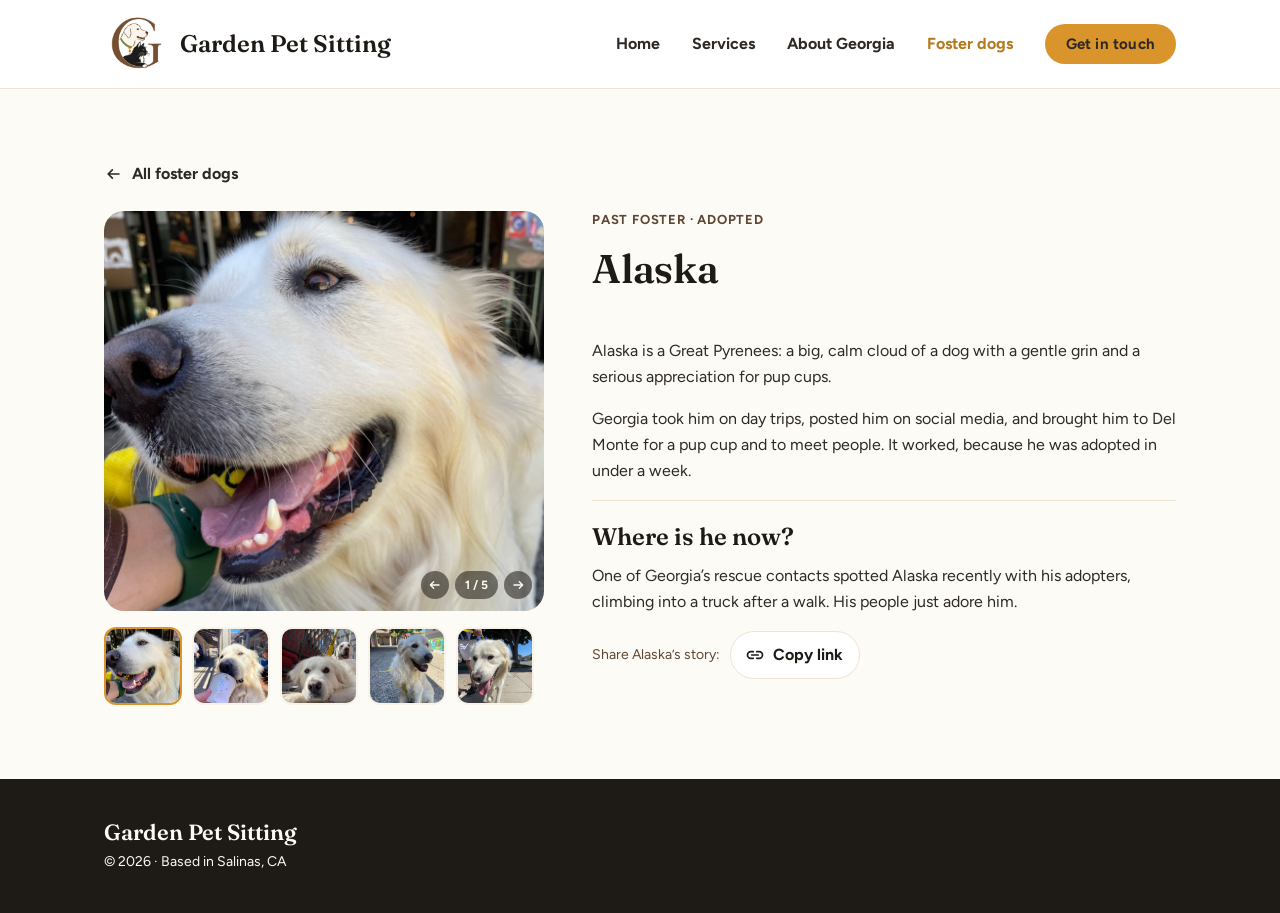
<file: fosters/alaska.html>
<!DOCTYPE html>
<html lang="en">
<head>
  <meta charset="UTF-8">
  <meta name="viewport" content="width=device-width, initial-scale=1">
  <title>Alaska · Foster dogs · Garden Pet Sitting</title>
  <meta name="description" content="A Great Pyrenees cloud with a gentle grin and a soft spot for pup cups. Adopted in under a week.">
  <link rel="icon" type="image/svg+xml" href="../images/favicon.svg?v=2">
  <link rel="icon" type="image/png" sizes="64x64" href="../images/favicon.png?v=2">
  <link rel="apple-touch-icon" href="../images/apple-touch-icon.png?v=2">
  <link rel="preconnect" href="https://fonts.googleapis.com">
  <link rel="preconnect" href="https://fonts.gstatic.com" crossorigin>
  <link href="https://fonts.googleapis.com/css2?family=Fraunces:wght@600&family=Figtree:wght@400;700&display=swap" rel="stylesheet">
  <link rel="stylesheet" href="../css/styles.css?v=21">
</head>
<body>

  <!-- Icon sprite: one copy of each icon, referenced below with <use> -->
  <svg width="0" height="0" style="position:absolute" aria-hidden="true">
    <symbol id="i-menu" viewBox="0 0 24 24"><path d="M5 7H19M5 12H19M5 17H19" stroke-width="2" stroke-linecap="round"/></symbol>
    <symbol id="i-chevron" viewBox="0 0 24 24"><path d="M6 9l6 6 6-6" stroke-width="2" stroke-linecap="round" stroke-linejoin="round"/></symbol>
    <symbol id="i-share" viewBox="0 0 24 24"><path d="M12 4v10M7.5 8.5L12 4l4.5 4.5" stroke-width="2" stroke-linecap="round" stroke-linejoin="round"/><path d="M5 16v1a2 2 0 0 0 2 2h10a2 2 0 0 0 2-2v-1" stroke-width="2"/></symbol>
    <symbol id="i-link" viewBox="0 0 24 24"><path d="M10 16H7a4 4 0 0 1 0-8h3M16 12H8M14 16h3a4 4 0 0 0 0-8h-3" stroke-width="2" stroke-linecap="round" stroke-linejoin="round"/></symbol>
    <symbol id="i-external" viewBox="0 0 24 24"><path d="M20 10V4h-6M20 4l-8 8" stroke-width="2"/><path d="M11 5H7a2 2 0 0 0-2 2v10a2 2 0 0 0 2 2h10a2 2 0 0 0 2-2v-4" stroke-width="2" stroke-linecap="round"/></symbol>
    <symbol id="i-close" viewBox="0 0 24 24"><path d="M18 6L6 18M6 6L18 18" stroke-width="2" stroke-linecap="round"/></symbol>
    <symbol id="i-arrow" viewBox="0 0 24 24"><path d="M6 12H18M14 7L19 12L14 17" stroke-width="2" stroke-linecap="round" stroke-linejoin="round"/></symbol>
    <symbol id="i-star" viewBox="0 0 24 24"><path d="M10.14 6.63C10.93 4.67 11.32 3.69 12 3.69c.68 0 1.07.98 1.86 2.94l.03.09c.45 1.11.67 1.66 1.12 2 .45.34 1.05.39 2.24.5l.21.02c1.95.17 2.92.26 3.13.88.2.62-.52 1.28-1.96 2.59l-.48.44c-.73.67-1.1 1-1.27 1.43a1.99 1.99 0 0 0-.08.25c-.11.45 0 .94.21 1.9l.07.3c.39 1.78.59 2.66.24 3.05a1 1 0 0 1-.48.3c-.5.13-1.2-.44-2.61-1.59-.93-.75-1.39-1.13-1.92-1.22a2 2 0 0 0-.63 0c-.53.09-.99.47-1.92 1.22-1.41 1.15-2.11 1.72-2.61 1.59a1 1 0 0 1-.48-.3c-.34-.38-.15-1.27.25-3.04l.07-.3c.21-.97.32-1.45.21-1.9a2 2 0 0 0-.08-.25c-.17-.44-.54-.77-1.27-1.44l-.48-.44c-1.45-1.31-2.17-1.97-1.96-2.59.21-.62 1.18-.71 3.13-.88l.21-.02c1.19-.11 1.78-.16 2.24-.5.45-.34.67-.89 1.12-2l.04-.09Z" stroke-width="2"/></symbol>
    <symbol id="i-pin" viewBox="0 0 24 24"><path d="M12 21s-7-5.2-7-11a7 7 0 0 1 14 0c0 5.8-7 11-7 11Z" stroke-width="2"/><circle cx="12" cy="10" r="2.5" stroke-width="2"/></symbol>
    <symbol id="i-chat" viewBox="0 0 24 24"><path d="M4 12a8 8 0 0 1 8-8 8 8 0 0 1 8 8v5.09c0 .85 0 1.27-.13 1.61a2 2 0 0 1-1.17 1.17c-.34.13-.76.13-1.61.13H12a8 8 0 0 1-8-8Z" stroke-width="2"/><path d="M9 11h6M12 15h3" stroke-width="2" stroke-linecap="round"/></symbol>
    <symbol id="i-key" viewBox="0 0 24 24"><circle cx="9" cy="14" r="4" stroke-width="2"/><path d="M12 11l3.5-3.5M17 6l-1.5 1.5m0 0L18 10" stroke-width="2" stroke-linecap="round"/></symbol>
    <symbol id="i-paw" viewBox="0 0 24 24"><ellipse cx="12" cy="15.5" rx="4.5" ry="3.5" stroke-width="2"/><ellipse cx="5.8" cy="9.8" rx="2" ry="2.5" stroke-width="2"/><ellipse cx="12" cy="7.2" rx="2" ry="2.5" stroke-width="2"/><ellipse cx="18.2" cy="9.8" rx="2" ry="2.5" stroke-width="2"/></symbol>
    <symbol id="i-clock" viewBox="0 0 24 24"><circle cx="12" cy="12" r="7" stroke-width="2"/><path d="M5.96 3.14A4 4 0 0 0 3.14 5.96M18.04 3.14a4 4 0 0 1 2.82 2.82M12 8v3.75c0 .14.11.25.25.25H15" stroke-width="2" stroke-linecap="round"/></symbol>
    <symbol id="i-check" viewBox="0 0 24 24"><circle cx="12" cy="12" r="9" stroke-width="2"/><path d="M8 12l3 3 5-6" stroke-width="2"/></symbol>
    <symbol id="i-home" viewBox="0 0 24 24"><path d="M5 12.76c0-1.36 0-2.04.27-2.63.28-.6.79-1.04 1.82-1.92l1-.86C9.96 5.75 10.89 4.95 12 4.95s2.04.8 3.9 2.4l1 .86c1.03.88 1.55 1.32 1.83 1.92.27.6.27 1.27.27 2.63V17c0 1.89 0 2.83-.59 3.41-.58.59-1.53.59-3.41.59H9c-1.89 0-2.83 0-3.41-.59C5 19.83 5 18.89 5 17v-4.24Z" stroke-width="2"/><path d="M14.5 21v-5a1 1 0 0 0-1-1h-3a1 1 0 0 0-1 1v5" stroke-width="2" stroke-linecap="round"/></symbol>
    <symbol id="i-heart" viewBox="0 0 24 24"><path d="M4.45 13.91l6.95 6.53c.24.22.36.34.5.36a.5.5 0 0 0 .2 0c.14-.02.26-.14.5-.36l6.95-6.53c1.96-1.84 2.19-4.86.55-6.98l-.31-.4c-1.97-2.54-5.92-2.11-7.3.79-.2.4-.78.4-.98 0-1.38-2.9-5.33-3.33-7.3-.79l-.3.4c-1.65 2.12-1.41 5.14.55 6.98Z" stroke-width="2"/></symbol>
    <symbol id="i-facebook" viewBox="0 0 24 24"><path d="M13.5 21v-7.5H16l.5-3h-3V8.75C13.5 7.78 13.78 7 15 7h1.5V4.25S15.4 4 14.35 4C12.15 4 10.5 5.35 10.5 8.25v2.25H8v3h2.5V21" stroke-width="2" stroke-linejoin="round"/></symbol>
  </svg>

  <header class="site-header">
    <div class="site-header__inner">
      <a class="brand" href="../index.html">
        <img src="../images/logo.png" alt="Garden Pet Sitting logo">
        <span>Garden Pet Sitting</span>
      </a>
      <button class="nav__toggle" aria-label="Open menu" aria-expanded="false" aria-controls="site-nav" data-nav-toggle>
        <svg class="icon"><use href="#i-menu"/></svg>
      </button>
      <div class="nav-scrim" data-nav-scrim></div>
      <nav class="nav" id="site-nav" aria-label="Main">
        <a href="../index.html">Home</a>
        <a href="../services.html">Services</a>
        <a href="../about.html">About Georgia</a>
        <a href="../fosters.html" aria-current="page">Foster dogs</a>
        <a href="../reviews.html" data-nav-reviews hidden>Reviews</a>
        <a class="btn btn--primary" href="../index.html#inquiry" data-open-modal="inquiry">Get in touch</a>
      </nav>
    </div>
  </header>

  <main>
    <section class="section detail">
      <div class="container">
        <a class="back-link" href="../fosters.html"><svg class="icon icon--sm" style="transform:scaleX(-1)"><use href="#i-arrow"/></svg> All foster dogs</a>
        <div class="detail__inner">
          <div class="detail__head">
            <p class="caption"><a class="back-arrow" href="../fosters.html" aria-label="All foster dogs"><svg class="icon" style="transform:scaleX(-1)"><use href="#i-arrow"/></svg></a>Past foster · Adopted</p>
            <h1>Alaska</h1>
          </div>
          <div class="gallery" data-gallery>
            <div class="gallery__main">
              <img src="../images/fosters/alaska-1.jpg" alt="Alaska" data-gallery-main>
              <div class="gallery__controls">
                <button class="gallery__arrow" data-gallery-prev aria-label="Previous photo"><svg class="icon" style="transform:scaleX(-1)"><use href="#i-arrow"/></svg></button>
                <span class="gallery__counter" data-gallery-counter>1 / 5</span>
                <button class="gallery__arrow" data-gallery-next aria-label="Next photo"><svg class="icon"><use href="#i-arrow"/></svg></button>
              </div>
            </div>
            <div class="gallery__thumbs">
            <button class="gallery__thumb is-active" data-index="0" aria-label="Photo 1"><img src="../images/fosters/alaska-1.jpg" alt="" loading="lazy"></button>
            <button class="gallery__thumb" data-index="1" aria-label="Photo 2"><img src="../images/fosters/alaska-2.jpg" alt="" loading="lazy"></button>
            <button class="gallery__thumb" data-index="2" aria-label="Photo 3"><img src="../images/fosters/alaska-3.jpg" alt="" loading="lazy"></button>
            <button class="gallery__thumb" data-index="3" aria-label="Photo 4"><img src="../images/fosters/alaska-4.jpg" alt="" loading="lazy"></button>
            <button class="gallery__thumb" data-index="4" aria-label="Photo 5"><img src="../images/fosters/alaska-5.jpg" alt="" loading="lazy"></button>
            </div>
          </div>
          <div class="detail__story">
          <p>Alaska is a Great Pyrenees: a big, calm cloud of a dog with a gentle grin and a serious appreciation for pup cups.</p>
          <p>Georgia took him on day trips, posted him on social media, and brought him to Del Monte for a pup cup and to meet people. It worked, because he was adopted in under a week.</p>
            <div class="outcome">
              <h3>Where is he now?</h3>
          <p>One of Georgia’s rescue contacts spotted Alaska recently with his adopters, climbing into a truck after a walk. His people just adore him.</p>
            </div>
            <div class="share" data-share data-share-title="Alaska · Garden Pet Sitting">
              <span class="body-small">Share Alaska’s story:</span>
              <button class="pill" data-share-native hidden aria-label="Share"><svg class="icon icon--sm"><use href="#i-share"/></svg> <span>Share</span></button>
              <button class="pill" data-share-copy aria-label="Copy link"><svg class="icon icon--sm"><use href="#i-link"/></svg> <span>Copy link</span></button>
            </div>
          </div>
        </div>
      </div>
    </section>
  </main>

  <footer class="site-footer">
    <div class="container site-footer__inner">
      <div class="site-footer__brand">
        Garden Pet Sitting
        <small>© 2026 · Based in Salinas, CA</small>
      </div>
    </div>
  </footer>

  <!-- Inquiry modal (opened by the header's Get in touch button) -->
  <div class="modal" data-modal="inquiry" role="dialog" aria-modal="true" aria-labelledby="inquiry-title">
    <div class="modal__scrim" data-modal-close></div>
    <div class="modal__card modal__card--wide">
      <div class="modal__header">
        <h3 id="inquiry-title">Get in touch</h3>
        <button class="modal__close" data-modal-close aria-label="Close"><svg class="icon"><use href="#i-close"/></svg></button>
      </div>
      <p style="color: var(--color-text-secondary)">Georgia will reply within a day, usually sooner.</p>
      <form class="form form--modal" action="#" method="post" data-contact-form>
        <div class="visually-hidden" aria-hidden="true">
          <label for="m-website">Website</label>
          <input id="m-website" name="website" type="text" tabindex="-1" autocomplete="off">
        </div>
        <div class="field">
          <label id="m-service-label">Service</label>
          <div class="select" data-select>
            <input type="hidden" name="service" value="">
            <button class="select__trigger" type="button" aria-haspopup="listbox" aria-expanded="false" aria-labelledby="m-service-label">
              <span class="select__value" data-placeholder="Choose a service">Choose a service</span>
              <svg class="icon icon--sm"><use href="#i-chevron"/></svg>
            </button>
            <ul class="select__menu" role="listbox" tabindex="-1" hidden>
              <li class="select__option" role="option" data-value="In-home visits">In-home visits</li>
              <li class="select__option" role="option" data-value="Dog daycare">Dog daycare</li>
              <li class="select__option" role="option" data-value="Foster dog inquiry">Foster dog inquiry</li>
              <li class="select__option" role="option" data-value="Not sure yet">Not sure yet</li>
            </ul>
          </div>
        </div>
        <div class="field">
          <label for="m-name">Your name</label>
          <input id="m-name" name="name" type="text" placeholder="Jenna" required>
        </div>
        <div class="form__row">
          <div class="field">
            <label for="m-email">Email</label>
            <input id="m-email" name="email" type="email" placeholder="you@example.com" required>
          </div>
          <div class="field">
            <label for="m-phone">Phone</label>
            <input id="m-phone" name="phone" type="tel" placeholder="(831) 555-0123" autocomplete="tel">
          </div>
        </div>
        <div class="field">
          <label for="m-message">Message</label>
          <textarea id="m-message" name="message" placeholder="Tell Georgia about your pets and what you need!" required></textarea>
        </div>
        <div class="modal__actions">
          <button class="btn btn--link" type="button" data-modal-close>Cancel</button>
          <button class="btn btn--primary" type="submit">Send request</button>
        </div>
      </form>
    </div>
  </div>

  <!-- Confirmation modal (shown after either form is sent) -->
  <div class="modal" data-modal="confirm" role="dialog" aria-modal="true" aria-labelledby="modal-title">
    <div class="modal__scrim" data-modal-close></div>
    <div class="modal__card">
      <div class="modal__header">
        <h3 id="modal-title">Thanks for reaching out!</h3>
        <button class="modal__close" data-modal-close aria-label="Close"><svg class="icon"><use href="#i-close"/></svg></button>
      </div>
      <p>Your message is on its way to Georgia. She’ll get back to you within a day, usually sooner.</p>
      <div class="modal__actions">
        <button class="btn btn--primary" data-modal-close>Done</button>
      </div>
    </div>
  </div>

  <script src="../js/main.js?v=21"></script>
  <script src="../js/reviews.js?v=21"></script>
</body>
</html>
</file>
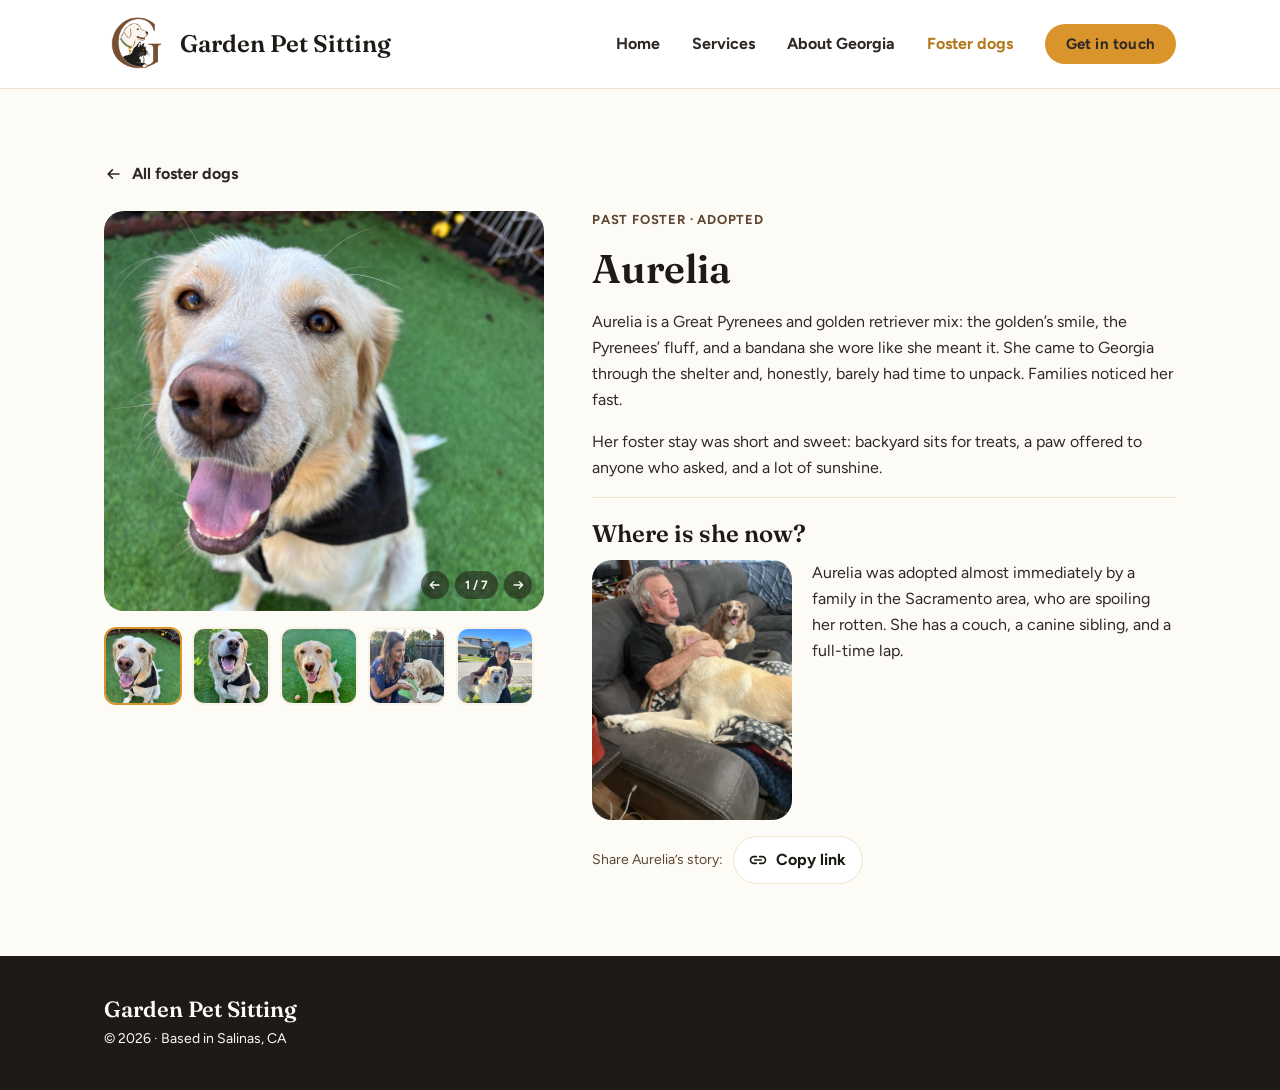
<file: fosters/aurelia.html>
<!DOCTYPE html>
<html lang="en">
<head>
  <meta charset="UTF-8">
  <meta name="viewport" content="width=device-width, initial-scale=1">
  <title>Aurelia · Foster dogs · Garden Pet Sitting</title>
  <meta name="description" content="A Pyrenees and golden mix who got adopted almost the minute she arrived. Now spoiled rotten in the Sacramento area.">
  <link rel="icon" type="image/svg+xml" href="../images/favicon.svg?v=2">
  <link rel="icon" type="image/png" sizes="64x64" href="../images/favicon.png?v=2">
  <link rel="apple-touch-icon" href="../images/apple-touch-icon.png?v=2">
  <link rel="preconnect" href="https://fonts.googleapis.com">
  <link rel="preconnect" href="https://fonts.gstatic.com" crossorigin>
  <link href="https://fonts.googleapis.com/css2?family=Fraunces:wght@600&family=Figtree:wght@400;700&display=swap" rel="stylesheet">
  <link rel="stylesheet" href="../css/styles.css?v=21">
</head>
<body>

  <!-- Icon sprite: one copy of each icon, referenced below with <use> -->
  <svg width="0" height="0" style="position:absolute" aria-hidden="true">
    <symbol id="i-menu" viewBox="0 0 24 24"><path d="M5 7H19M5 12H19M5 17H19" stroke-width="2" stroke-linecap="round"/></symbol>
    <symbol id="i-chevron" viewBox="0 0 24 24"><path d="M6 9l6 6 6-6" stroke-width="2" stroke-linecap="round" stroke-linejoin="round"/></symbol>
    <symbol id="i-share" viewBox="0 0 24 24"><path d="M12 4v10M7.5 8.5L12 4l4.5 4.5" stroke-width="2" stroke-linecap="round" stroke-linejoin="round"/><path d="M5 16v1a2 2 0 0 0 2 2h10a2 2 0 0 0 2-2v-1" stroke-width="2"/></symbol>
    <symbol id="i-link" viewBox="0 0 24 24"><path d="M10 16H7a4 4 0 0 1 0-8h3M16 12H8M14 16h3a4 4 0 0 0 0-8h-3" stroke-width="2" stroke-linecap="round" stroke-linejoin="round"/></symbol>
    <symbol id="i-external" viewBox="0 0 24 24"><path d="M20 10V4h-6M20 4l-8 8" stroke-width="2"/><path d="M11 5H7a2 2 0 0 0-2 2v10a2 2 0 0 0 2 2h10a2 2 0 0 0 2-2v-4" stroke-width="2" stroke-linecap="round"/></symbol>
    <symbol id="i-close" viewBox="0 0 24 24"><path d="M18 6L6 18M6 6L18 18" stroke-width="2" stroke-linecap="round"/></symbol>
    <symbol id="i-arrow" viewBox="0 0 24 24"><path d="M6 12H18M14 7L19 12L14 17" stroke-width="2" stroke-linecap="round" stroke-linejoin="round"/></symbol>
    <symbol id="i-star" viewBox="0 0 24 24"><path d="M10.14 6.63C10.93 4.67 11.32 3.69 12 3.69c.68 0 1.07.98 1.86 2.94l.03.09c.45 1.11.67 1.66 1.12 2 .45.34 1.05.39 2.24.5l.21.02c1.95.17 2.92.26 3.13.88.2.62-.52 1.28-1.96 2.59l-.48.44c-.73.67-1.1 1-1.27 1.43a1.99 1.99 0 0 0-.08.25c-.11.45 0 .94.21 1.9l.07.3c.39 1.78.59 2.66.24 3.05a1 1 0 0 1-.48.3c-.5.13-1.2-.44-2.61-1.59-.93-.75-1.39-1.13-1.92-1.22a2 2 0 0 0-.63 0c-.53.09-.99.47-1.92 1.22-1.41 1.15-2.11 1.72-2.61 1.59a1 1 0 0 1-.48-.3c-.34-.38-.15-1.27.25-3.04l.07-.3c.21-.97.32-1.45.21-1.9a2 2 0 0 0-.08-.25c-.17-.44-.54-.77-1.27-1.44l-.48-.44c-1.45-1.31-2.17-1.97-1.96-2.59.21-.62 1.18-.71 3.13-.88l.21-.02c1.19-.11 1.78-.16 2.24-.5.45-.34.67-.89 1.12-2l.04-.09Z" stroke-width="2"/></symbol>
    <symbol id="i-pin" viewBox="0 0 24 24"><path d="M12 21s-7-5.2-7-11a7 7 0 0 1 14 0c0 5.8-7 11-7 11Z" stroke-width="2"/><circle cx="12" cy="10" r="2.5" stroke-width="2"/></symbol>
    <symbol id="i-chat" viewBox="0 0 24 24"><path d="M4 12a8 8 0 0 1 8-8 8 8 0 0 1 8 8v5.09c0 .85 0 1.27-.13 1.61a2 2 0 0 1-1.17 1.17c-.34.13-.76.13-1.61.13H12a8 8 0 0 1-8-8Z" stroke-width="2"/><path d="M9 11h6M12 15h3" stroke-width="2" stroke-linecap="round"/></symbol>
    <symbol id="i-key" viewBox="0 0 24 24"><circle cx="9" cy="14" r="4" stroke-width="2"/><path d="M12 11l3.5-3.5M17 6l-1.5 1.5m0 0L18 10" stroke-width="2" stroke-linecap="round"/></symbol>
    <symbol id="i-paw" viewBox="0 0 24 24"><ellipse cx="12" cy="15.5" rx="4.5" ry="3.5" stroke-width="2"/><ellipse cx="5.8" cy="9.8" rx="2" ry="2.5" stroke-width="2"/><ellipse cx="12" cy="7.2" rx="2" ry="2.5" stroke-width="2"/><ellipse cx="18.2" cy="9.8" rx="2" ry="2.5" stroke-width="2"/></symbol>
    <symbol id="i-clock" viewBox="0 0 24 24"><circle cx="12" cy="12" r="7" stroke-width="2"/><path d="M5.96 3.14A4 4 0 0 0 3.14 5.96M18.04 3.14a4 4 0 0 1 2.82 2.82M12 8v3.75c0 .14.11.25.25.25H15" stroke-width="2" stroke-linecap="round"/></symbol>
    <symbol id="i-check" viewBox="0 0 24 24"><circle cx="12" cy="12" r="9" stroke-width="2"/><path d="M8 12l3 3 5-6" stroke-width="2"/></symbol>
    <symbol id="i-home" viewBox="0 0 24 24"><path d="M5 12.76c0-1.36 0-2.04.27-2.63.28-.6.79-1.04 1.82-1.92l1-.86C9.96 5.75 10.89 4.95 12 4.95s2.04.8 3.9 2.4l1 .86c1.03.88 1.55 1.32 1.83 1.92.27.6.27 1.27.27 2.63V17c0 1.89 0 2.83-.59 3.41-.58.59-1.53.59-3.41.59H9c-1.89 0-2.83 0-3.41-.59C5 19.83 5 18.89 5 17v-4.24Z" stroke-width="2"/><path d="M14.5 21v-5a1 1 0 0 0-1-1h-3a1 1 0 0 0-1 1v5" stroke-width="2" stroke-linecap="round"/></symbol>
    <symbol id="i-heart" viewBox="0 0 24 24"><path d="M4.45 13.91l6.95 6.53c.24.22.36.34.5.36a.5.5 0 0 0 .2 0c.14-.02.26-.14.5-.36l6.95-6.53c1.96-1.84 2.19-4.86.55-6.98l-.31-.4c-1.97-2.54-5.92-2.11-7.3.79-.2.4-.78.4-.98 0-1.38-2.9-5.33-3.33-7.3-.79l-.3.4c-1.65 2.12-1.41 5.14.55 6.98Z" stroke-width="2"/></symbol>
    <symbol id="i-facebook" viewBox="0 0 24 24"><path d="M13.5 21v-7.5H16l.5-3h-3V8.75C13.5 7.78 13.78 7 15 7h1.5V4.25S15.4 4 14.35 4C12.15 4 10.5 5.35 10.5 8.25v2.25H8v3h2.5V21" stroke-width="2" stroke-linejoin="round"/></symbol>
  </svg>

  <header class="site-header">
    <div class="site-header__inner">
      <a class="brand" href="../index.html">
        <img src="../images/logo.png" alt="Garden Pet Sitting logo">
        <span>Garden Pet Sitting</span>
      </a>
      <button class="nav__toggle" aria-label="Open menu" aria-expanded="false" aria-controls="site-nav" data-nav-toggle>
        <svg class="icon"><use href="#i-menu"/></svg>
      </button>
      <div class="nav-scrim" data-nav-scrim></div>
      <nav class="nav" id="site-nav" aria-label="Main">
        <a href="../index.html">Home</a>
        <a href="../services.html">Services</a>
        <a href="../about.html">About Georgia</a>
        <a href="../fosters.html" aria-current="page">Foster dogs</a>
        <a href="../reviews.html" data-nav-reviews hidden>Reviews</a>
        <a class="btn btn--primary" href="../index.html#inquiry" data-open-modal="inquiry">Get in touch</a>
      </nav>
    </div>
  </header>

  <main>
    <section class="section detail">
      <div class="container">
        <a class="back-link" href="../fosters.html"><svg class="icon icon--sm" style="transform:scaleX(-1)"><use href="#i-arrow"/></svg> All foster dogs</a>
        <div class="detail__inner">
          <div class="detail__head">
            <p class="caption"><a class="back-arrow" href="../fosters.html" aria-label="All foster dogs"><svg class="icon" style="transform:scaleX(-1)"><use href="#i-arrow"/></svg></a>Past foster · Adopted</p>
            <h1>Aurelia</h1>
          </div>
          <div class="gallery" data-gallery>
            <div class="gallery__main">
              <img src="../images/fosters/aurelia-1.jpg" alt="Aurelia" data-gallery-main>
              <div class="gallery__controls">
                <button class="gallery__arrow" data-gallery-prev aria-label="Previous photo"><svg class="icon" style="transform:scaleX(-1)"><use href="#i-arrow"/></svg></button>
                <span class="gallery__counter" data-gallery-counter>1 / 7</span>
                <button class="gallery__arrow" data-gallery-next aria-label="Next photo"><svg class="icon"><use href="#i-arrow"/></svg></button>
              </div>
            </div>
            <div class="gallery__thumbs">
            <button class="gallery__thumb is-active" data-index="0" aria-label="Photo 1"><img src="../images/fosters/aurelia-1.jpg" alt="" loading="lazy"></button>
            <button class="gallery__thumb" data-index="1" aria-label="Photo 2"><img src="../images/fosters/aurelia-2.jpg" alt="" loading="lazy"></button>
            <button class="gallery__thumb" data-index="2" aria-label="Photo 3"><img src="../images/fosters/aurelia-3.jpg" alt="" loading="lazy"></button>
            <button class="gallery__thumb" data-index="3" aria-label="Photo 4"><img src="../images/fosters/aurelia-4.jpg" alt="" loading="lazy"></button>
            <button class="gallery__thumb" data-index="4" aria-label="Photo 5"><img src="../images/fosters/aurelia-5.jpg" alt="" loading="lazy"></button>
            <button class="gallery__thumb" data-index="5" aria-label="Photo 6"><img src="../images/fosters/aurelia-6.jpg" alt="" loading="lazy"></button>
            <button class="gallery__thumb" data-index="6" aria-label="Photo 7"><img src="../images/fosters/aurelia-7.jpg" alt="" loading="lazy"></button>
            </div>
          </div>
          <div class="detail__story">
          <p>Aurelia is a Great Pyrenees and golden retriever mix: the golden’s smile, the Pyrenees’ fluff, and a bandana she wore like she meant it. She came to Georgia through the shelter and, honestly, barely had time to unpack. Families noticed her fast.</p>
          <p>Her foster stay was short and sweet: backyard sits for treats, a paw offered to anyone who asked, and a lot of sunshine.</p>
            <div class="outcome">
              <h3>Where is she now?</h3>
          <div class="outcome__row">
            <img class="outcome__photo" src="../images/fosters/aurelia-7.jpg" alt="Aurelia at home with her new family">
            <p>Aurelia was adopted almost immediately by a family in the Sacramento area, who are spoiling her rotten. She has a couch, a canine sibling, and a full-time lap.</p>
          </div>
            </div>
            <div class="share" data-share data-share-title="Aurelia · Garden Pet Sitting">
              <span class="body-small">Share Aurelia’s story:</span>
              <button class="pill" data-share-native hidden aria-label="Share"><svg class="icon icon--sm"><use href="#i-share"/></svg> <span>Share</span></button>
              <button class="pill" data-share-copy aria-label="Copy link"><svg class="icon icon--sm"><use href="#i-link"/></svg> <span>Copy link</span></button>
            </div>
          </div>
        </div>
      </div>
    </section>
  </main>

  <footer class="site-footer">
    <div class="container site-footer__inner">
      <div class="site-footer__brand">
        Garden Pet Sitting
        <small>© 2026 · Based in Salinas, CA</small>
      </div>
    </div>
  </footer>

  <!-- Inquiry modal (opened by the header's Get in touch button) -->
  <div class="modal" data-modal="inquiry" role="dialog" aria-modal="true" aria-labelledby="inquiry-title">
    <div class="modal__scrim" data-modal-close></div>
    <div class="modal__card modal__card--wide">
      <div class="modal__header">
        <h3 id="inquiry-title">Get in touch</h3>
        <button class="modal__close" data-modal-close aria-label="Close"><svg class="icon"><use href="#i-close"/></svg></button>
      </div>
      <p style="color: var(--color-text-secondary)">Georgia will reply within a day, usually sooner.</p>
      <form class="form form--modal" action="#" method="post" data-contact-form>
        <div class="visually-hidden" aria-hidden="true">
          <label for="m-website">Website</label>
          <input id="m-website" name="website" type="text" tabindex="-1" autocomplete="off">
        </div>
        <div class="field">
          <label id="m-service-label">Service</label>
          <div class="select" data-select>
            <input type="hidden" name="service" value="">
            <button class="select__trigger" type="button" aria-haspopup="listbox" aria-expanded="false" aria-labelledby="m-service-label">
              <span class="select__value" data-placeholder="Choose a service">Choose a service</span>
              <svg class="icon icon--sm"><use href="#i-chevron"/></svg>
            </button>
            <ul class="select__menu" role="listbox" tabindex="-1" hidden>
              <li class="select__option" role="option" data-value="In-home visits">In-home visits</li>
              <li class="select__option" role="option" data-value="Dog daycare">Dog daycare</li>
              <li class="select__option" role="option" data-value="Foster dog inquiry">Foster dog inquiry</li>
              <li class="select__option" role="option" data-value="Not sure yet">Not sure yet</li>
            </ul>
          </div>
        </div>
        <div class="field">
          <label for="m-name">Your name</label>
          <input id="m-name" name="name" type="text" placeholder="Jenna" required>
        </div>
        <div class="form__row">
          <div class="field">
            <label for="m-email">Email</label>
            <input id="m-email" name="email" type="email" placeholder="you@example.com" required>
          </div>
          <div class="field">
            <label for="m-phone">Phone</label>
            <input id="m-phone" name="phone" type="tel" placeholder="(831) 555-0123" autocomplete="tel">
          </div>
        </div>
        <div class="field">
          <label for="m-message">Message</label>
          <textarea id="m-message" name="message" placeholder="Tell Georgia about your pets and what you need!" required></textarea>
        </div>
        <div class="modal__actions">
          <button class="btn btn--link" type="button" data-modal-close>Cancel</button>
          <button class="btn btn--primary" type="submit">Send request</button>
        </div>
      </form>
    </div>
  </div>

  <!-- Confirmation modal (shown after either form is sent) -->
  <div class="modal" data-modal="confirm" role="dialog" aria-modal="true" aria-labelledby="modal-title">
    <div class="modal__scrim" data-modal-close></div>
    <div class="modal__card">
      <div class="modal__header">
        <h3 id="modal-title">Thanks for reaching out!</h3>
        <button class="modal__close" data-modal-close aria-label="Close"><svg class="icon"><use href="#i-close"/></svg></button>
      </div>
      <p>Your message is on its way to Georgia. She’ll get back to you within a day, usually sooner.</p>
      <div class="modal__actions">
        <button class="btn btn--primary" data-modal-close>Done</button>
      </div>
    </div>
  </div>

  <script src="../js/main.js?v=21"></script>
  <script src="../js/reviews.js?v=21"></script>
</body>
</html>
</file>
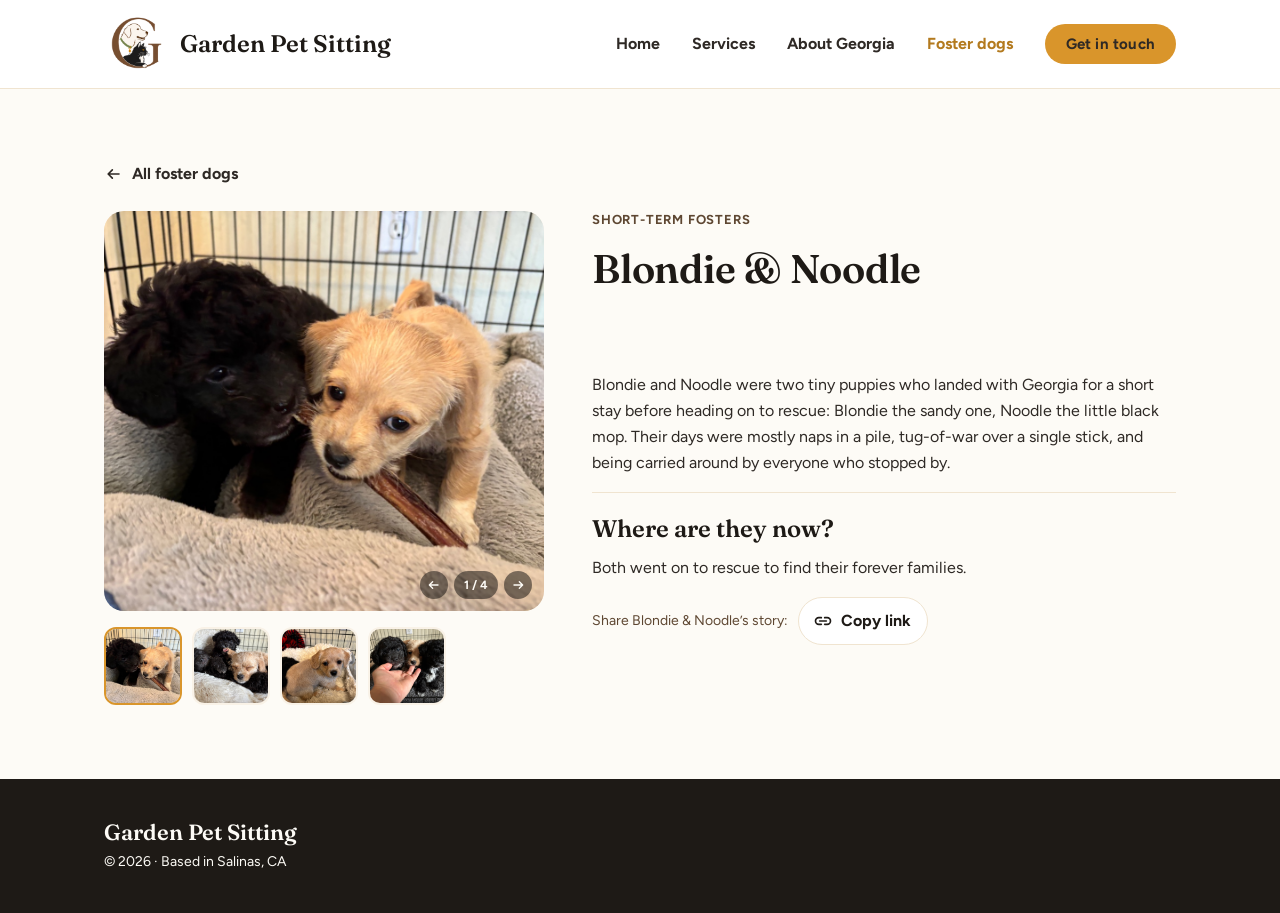
<file: fosters/blondie-noodle.html>
<!DOCTYPE html>
<html lang="en">
<head>
  <meta charset="UTF-8">
  <meta name="viewport" content="width=device-width, initial-scale=1">
  <title>Blondie & Noodle · Foster dogs · Garden Pet Sitting</title>
  <meta name="description" content="Two tiny puppies who stayed just long enough to nap in a pile, fight over one stick, and steal every heart in the house.">
  <link rel="icon" type="image/svg+xml" href="../images/favicon.svg?v=2">
  <link rel="icon" type="image/png" sizes="64x64" href="../images/favicon.png?v=2">
  <link rel="apple-touch-icon" href="../images/apple-touch-icon.png?v=2">
  <link rel="preconnect" href="https://fonts.googleapis.com">
  <link rel="preconnect" href="https://fonts.gstatic.com" crossorigin>
  <link href="https://fonts.googleapis.com/css2?family=Fraunces:wght@600&family=Figtree:wght@400;700&display=swap" rel="stylesheet">
  <link rel="stylesheet" href="../css/styles.css?v=21">
</head>
<body>

  <!-- Icon sprite: one copy of each icon, referenced below with <use> -->
  <svg width="0" height="0" style="position:absolute" aria-hidden="true">
    <symbol id="i-menu" viewBox="0 0 24 24"><path d="M5 7H19M5 12H19M5 17H19" stroke-width="2" stroke-linecap="round"/></symbol>
    <symbol id="i-chevron" viewBox="0 0 24 24"><path d="M6 9l6 6 6-6" stroke-width="2" stroke-linecap="round" stroke-linejoin="round"/></symbol>
    <symbol id="i-share" viewBox="0 0 24 24"><path d="M12 4v10M7.5 8.5L12 4l4.5 4.5" stroke-width="2" stroke-linecap="round" stroke-linejoin="round"/><path d="M5 16v1a2 2 0 0 0 2 2h10a2 2 0 0 0 2-2v-1" stroke-width="2"/></symbol>
    <symbol id="i-link" viewBox="0 0 24 24"><path d="M10 16H7a4 4 0 0 1 0-8h3M16 12H8M14 16h3a4 4 0 0 0 0-8h-3" stroke-width="2" stroke-linecap="round" stroke-linejoin="round"/></symbol>
    <symbol id="i-external" viewBox="0 0 24 24"><path d="M20 10V4h-6M20 4l-8 8" stroke-width="2"/><path d="M11 5H7a2 2 0 0 0-2 2v10a2 2 0 0 0 2 2h10a2 2 0 0 0 2-2v-4" stroke-width="2" stroke-linecap="round"/></symbol>
    <symbol id="i-close" viewBox="0 0 24 24"><path d="M18 6L6 18M6 6L18 18" stroke-width="2" stroke-linecap="round"/></symbol>
    <symbol id="i-arrow" viewBox="0 0 24 24"><path d="M6 12H18M14 7L19 12L14 17" stroke-width="2" stroke-linecap="round" stroke-linejoin="round"/></symbol>
    <symbol id="i-star" viewBox="0 0 24 24"><path d="M10.14 6.63C10.93 4.67 11.32 3.69 12 3.69c.68 0 1.07.98 1.86 2.94l.03.09c.45 1.11.67 1.66 1.12 2 .45.34 1.05.39 2.24.5l.21.02c1.95.17 2.92.26 3.13.88.2.62-.52 1.28-1.96 2.59l-.48.44c-.73.67-1.1 1-1.27 1.43a1.99 1.99 0 0 0-.08.25c-.11.45 0 .94.21 1.9l.07.3c.39 1.78.59 2.66.24 3.05a1 1 0 0 1-.48.3c-.5.13-1.2-.44-2.61-1.59-.93-.75-1.39-1.13-1.92-1.22a2 2 0 0 0-.63 0c-.53.09-.99.47-1.92 1.22-1.41 1.15-2.11 1.72-2.61 1.59a1 1 0 0 1-.48-.3c-.34-.38-.15-1.27.25-3.04l.07-.3c.21-.97.32-1.45.21-1.9a2 2 0 0 0-.08-.25c-.17-.44-.54-.77-1.27-1.44l-.48-.44c-1.45-1.31-2.17-1.97-1.96-2.59.21-.62 1.18-.71 3.13-.88l.21-.02c1.19-.11 1.78-.16 2.24-.5.45-.34.67-.89 1.12-2l.04-.09Z" stroke-width="2"/></symbol>
    <symbol id="i-pin" viewBox="0 0 24 24"><path d="M12 21s-7-5.2-7-11a7 7 0 0 1 14 0c0 5.8-7 11-7 11Z" stroke-width="2"/><circle cx="12" cy="10" r="2.5" stroke-width="2"/></symbol>
    <symbol id="i-chat" viewBox="0 0 24 24"><path d="M4 12a8 8 0 0 1 8-8 8 8 0 0 1 8 8v5.09c0 .85 0 1.27-.13 1.61a2 2 0 0 1-1.17 1.17c-.34.13-.76.13-1.61.13H12a8 8 0 0 1-8-8Z" stroke-width="2"/><path d="M9 11h6M12 15h3" stroke-width="2" stroke-linecap="round"/></symbol>
    <symbol id="i-key" viewBox="0 0 24 24"><circle cx="9" cy="14" r="4" stroke-width="2"/><path d="M12 11l3.5-3.5M17 6l-1.5 1.5m0 0L18 10" stroke-width="2" stroke-linecap="round"/></symbol>
    <symbol id="i-paw" viewBox="0 0 24 24"><ellipse cx="12" cy="15.5" rx="4.5" ry="3.5" stroke-width="2"/><ellipse cx="5.8" cy="9.8" rx="2" ry="2.5" stroke-width="2"/><ellipse cx="12" cy="7.2" rx="2" ry="2.5" stroke-width="2"/><ellipse cx="18.2" cy="9.8" rx="2" ry="2.5" stroke-width="2"/></symbol>
    <symbol id="i-clock" viewBox="0 0 24 24"><circle cx="12" cy="12" r="7" stroke-width="2"/><path d="M5.96 3.14A4 4 0 0 0 3.14 5.96M18.04 3.14a4 4 0 0 1 2.82 2.82M12 8v3.75c0 .14.11.25.25.25H15" stroke-width="2" stroke-linecap="round"/></symbol>
    <symbol id="i-check" viewBox="0 0 24 24"><circle cx="12" cy="12" r="9" stroke-width="2"/><path d="M8 12l3 3 5-6" stroke-width="2"/></symbol>
    <symbol id="i-home" viewBox="0 0 24 24"><path d="M5 12.76c0-1.36 0-2.04.27-2.63.28-.6.79-1.04 1.82-1.92l1-.86C9.96 5.75 10.89 4.95 12 4.95s2.04.8 3.9 2.4l1 .86c1.03.88 1.55 1.32 1.83 1.92.27.6.27 1.27.27 2.63V17c0 1.89 0 2.83-.59 3.41-.58.59-1.53.59-3.41.59H9c-1.89 0-2.83 0-3.41-.59C5 19.83 5 18.89 5 17v-4.24Z" stroke-width="2"/><path d="M14.5 21v-5a1 1 0 0 0-1-1h-3a1 1 0 0 0-1 1v5" stroke-width="2" stroke-linecap="round"/></symbol>
    <symbol id="i-heart" viewBox="0 0 24 24"><path d="M4.45 13.91l6.95 6.53c.24.22.36.34.5.36a.5.5 0 0 0 .2 0c.14-.02.26-.14.5-.36l6.95-6.53c1.96-1.84 2.19-4.86.55-6.98l-.31-.4c-1.97-2.54-5.92-2.11-7.3.79-.2.4-.78.4-.98 0-1.38-2.9-5.33-3.33-7.3-.79l-.3.4c-1.65 2.12-1.41 5.14.55 6.98Z" stroke-width="2"/></symbol>
    <symbol id="i-facebook" viewBox="0 0 24 24"><path d="M13.5 21v-7.5H16l.5-3h-3V8.75C13.5 7.78 13.78 7 15 7h1.5V4.25S15.4 4 14.35 4C12.15 4 10.5 5.35 10.5 8.25v2.25H8v3h2.5V21" stroke-width="2" stroke-linejoin="round"/></symbol>
  </svg>

  <header class="site-header">
    <div class="site-header__inner">
      <a class="brand" href="../index.html">
        <img src="../images/logo.png" alt="Garden Pet Sitting logo">
        <span>Garden Pet Sitting</span>
      </a>
      <button class="nav__toggle" aria-label="Open menu" aria-expanded="false" aria-controls="site-nav" data-nav-toggle>
        <svg class="icon"><use href="#i-menu"/></svg>
      </button>
      <div class="nav-scrim" data-nav-scrim></div>
      <nav class="nav" id="site-nav" aria-label="Main">
        <a href="../index.html">Home</a>
        <a href="../services.html">Services</a>
        <a href="../about.html">About Georgia</a>
        <a href="../fosters.html" aria-current="page">Foster dogs</a>
        <a href="../reviews.html" data-nav-reviews hidden>Reviews</a>
        <a class="btn btn--primary" href="../index.html#inquiry" data-open-modal="inquiry">Get in touch</a>
      </nav>
    </div>
  </header>

  <main>
    <section class="section detail">
      <div class="container">
        <a class="back-link" href="../fosters.html"><svg class="icon icon--sm" style="transform:scaleX(-1)"><use href="#i-arrow"/></svg> All foster dogs</a>
        <div class="detail__inner">
          <div class="detail__head">
            <p class="caption"><a class="back-arrow" href="../fosters.html" aria-label="All foster dogs"><svg class="icon" style="transform:scaleX(-1)"><use href="#i-arrow"/></svg></a>Short-term fosters</p>
            <h1>Blondie &amp; Noodle</h1>
          </div>
          <div class="gallery" data-gallery>
            <div class="gallery__main">
              <img src="../images/fosters/blondie-noodle-1.jpg" alt="Blondie &amp; Noodle" data-gallery-main>
              <div class="gallery__controls">
                <button class="gallery__arrow" data-gallery-prev aria-label="Previous photo"><svg class="icon" style="transform:scaleX(-1)"><use href="#i-arrow"/></svg></button>
                <span class="gallery__counter" data-gallery-counter>1 / 4</span>
                <button class="gallery__arrow" data-gallery-next aria-label="Next photo"><svg class="icon"><use href="#i-arrow"/></svg></button>
              </div>
            </div>
            <div class="gallery__thumbs">
            <button class="gallery__thumb is-active" data-index="0" aria-label="Photo 1"><img src="../images/fosters/blondie-noodle-1.jpg" alt="" loading="lazy"></button>
            <button class="gallery__thumb" data-index="1" aria-label="Photo 2"><img src="../images/fosters/blondie-noodle-2.jpg" alt="" loading="lazy"></button>
            <button class="gallery__thumb" data-index="2" aria-label="Photo 3"><img src="../images/fosters/blondie-noodle-3.jpg" alt="" loading="lazy"></button>
            <button class="gallery__thumb" data-index="3" aria-label="Photo 4"><img src="../images/fosters/blondie-noodle-4.jpg" alt="" loading="lazy"></button>
            </div>
          </div>
          <div class="detail__story">
          <p>Blondie and Noodle were two tiny puppies who landed with Georgia for a short stay before heading on to rescue: Blondie the sandy one, Noodle the little black mop. Their days were mostly naps in a pile, tug-of-war over a single stick, and being carried around by everyone who stopped by.</p>
            <div class="outcome">
              <h3>Where are they now?</h3>
          <p>Both went on to rescue to find their forever families.</p>
            </div>
            <div class="share" data-share data-share-title="Blondie &amp; Noodle · Garden Pet Sitting">
              <span class="body-small">Share Blondie &amp; Noodle’s story:</span>
              <button class="pill" data-share-native hidden aria-label="Share"><svg class="icon icon--sm"><use href="#i-share"/></svg> <span>Share</span></button>
              <button class="pill" data-share-copy aria-label="Copy link"><svg class="icon icon--sm"><use href="#i-link"/></svg> <span>Copy link</span></button>
            </div>
          </div>
        </div>
      </div>
    </section>
  </main>

  <footer class="site-footer">
    <div class="container site-footer__inner">
      <div class="site-footer__brand">
        Garden Pet Sitting
        <small>© 2026 · Based in Salinas, CA</small>
      </div>
    </div>
  </footer>

  <!-- Inquiry modal (opened by the header's Get in touch button) -->
  <div class="modal" data-modal="inquiry" role="dialog" aria-modal="true" aria-labelledby="inquiry-title">
    <div class="modal__scrim" data-modal-close></div>
    <div class="modal__card modal__card--wide">
      <div class="modal__header">
        <h3 id="inquiry-title">Get in touch</h3>
        <button class="modal__close" data-modal-close aria-label="Close"><svg class="icon"><use href="#i-close"/></svg></button>
      </div>
      <p style="color: var(--color-text-secondary)">Georgia will reply within a day, usually sooner.</p>
      <form class="form form--modal" action="#" method="post" data-contact-form>
        <div class="visually-hidden" aria-hidden="true">
          <label for="m-website">Website</label>
          <input id="m-website" name="website" type="text" tabindex="-1" autocomplete="off">
        </div>
        <div class="field">
          <label id="m-service-label">Service</label>
          <div class="select" data-select>
            <input type="hidden" name="service" value="">
            <button class="select__trigger" type="button" aria-haspopup="listbox" aria-expanded="false" aria-labelledby="m-service-label">
              <span class="select__value" data-placeholder="Choose a service">Choose a service</span>
              <svg class="icon icon--sm"><use href="#i-chevron"/></svg>
            </button>
            <ul class="select__menu" role="listbox" tabindex="-1" hidden>
              <li class="select__option" role="option" data-value="In-home visits">In-home visits</li>
              <li class="select__option" role="option" data-value="Dog daycare">Dog daycare</li>
              <li class="select__option" role="option" data-value="Foster dog inquiry">Foster dog inquiry</li>
              <li class="select__option" role="option" data-value="Not sure yet">Not sure yet</li>
            </ul>
          </div>
        </div>
        <div class="field">
          <label for="m-name">Your name</label>
          <input id="m-name" name="name" type="text" placeholder="Jenna" required>
        </div>
        <div class="form__row">
          <div class="field">
            <label for="m-email">Email</label>
            <input id="m-email" name="email" type="email" placeholder="you@example.com" required>
          </div>
          <div class="field">
            <label for="m-phone">Phone</label>
            <input id="m-phone" name="phone" type="tel" placeholder="(831) 555-0123" autocomplete="tel">
          </div>
        </div>
        <div class="field">
          <label for="m-message">Message</label>
          <textarea id="m-message" name="message" placeholder="Tell Georgia about your pets and what you need!" required></textarea>
        </div>
        <div class="modal__actions">
          <button class="btn btn--link" type="button" data-modal-close>Cancel</button>
          <button class="btn btn--primary" type="submit">Send request</button>
        </div>
      </form>
    </div>
  </div>

  <!-- Confirmation modal (shown after either form is sent) -->
  <div class="modal" data-modal="confirm" role="dialog" aria-modal="true" aria-labelledby="modal-title">
    <div class="modal__scrim" data-modal-close></div>
    <div class="modal__card">
      <div class="modal__header">
        <h3 id="modal-title">Thanks for reaching out!</h3>
        <button class="modal__close" data-modal-close aria-label="Close"><svg class="icon"><use href="#i-close"/></svg></button>
      </div>
      <p>Your message is on its way to Georgia. She’ll get back to you within a day, usually sooner.</p>
      <div class="modal__actions">
        <button class="btn btn--primary" data-modal-close>Done</button>
      </div>
    </div>
  </div>

  <script src="../js/main.js?v=21"></script>
  <script src="../js/reviews.js?v=21"></script>
</body>
</html>
</file>
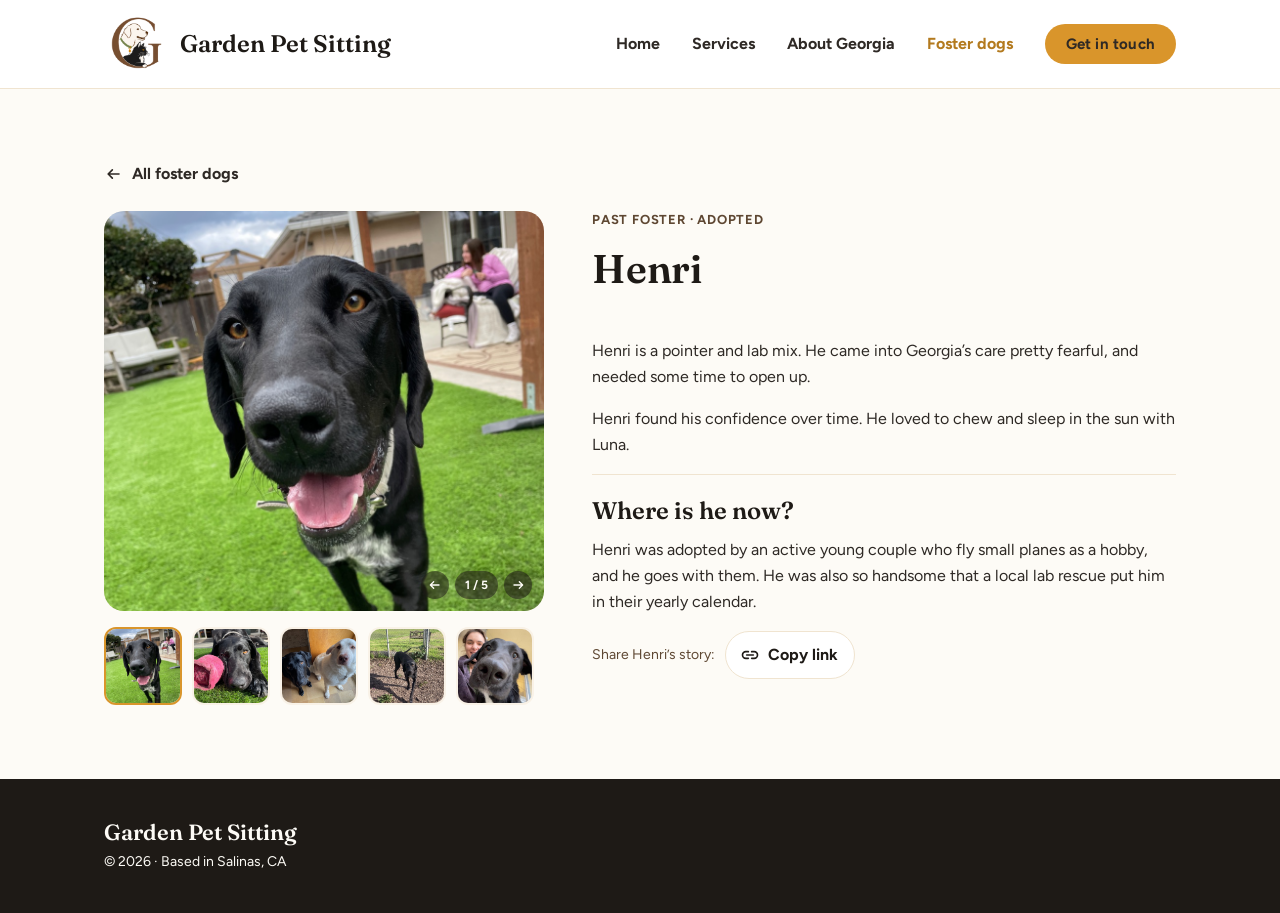
<file: fosters/henri.html>
<!DOCTYPE html>
<html lang="en">
<head>
  <meta charset="UTF-8">
  <meta name="viewport" content="width=device-width, initial-scale=1">
  <title>Henri · Foster dogs · Garden Pet Sitting</title>
  <meta name="description" content="A pointer and lab mix who arrived fearful and left brave. Now flies along with a young couple and their small plane.">
  <link rel="icon" type="image/svg+xml" href="../images/favicon.svg?v=2">
  <link rel="icon" type="image/png" sizes="64x64" href="../images/favicon.png?v=2">
  <link rel="apple-touch-icon" href="../images/apple-touch-icon.png?v=2">
  <link rel="preconnect" href="https://fonts.googleapis.com">
  <link rel="preconnect" href="https://fonts.gstatic.com" crossorigin>
  <link href="https://fonts.googleapis.com/css2?family=Fraunces:wght@600&family=Figtree:wght@400;700&display=swap" rel="stylesheet">
  <link rel="stylesheet" href="../css/styles.css?v=21">
</head>
<body>

  <!-- Icon sprite: one copy of each icon, referenced below with <use> -->
  <svg width="0" height="0" style="position:absolute" aria-hidden="true">
    <symbol id="i-menu" viewBox="0 0 24 24"><path d="M5 7H19M5 12H19M5 17H19" stroke-width="2" stroke-linecap="round"/></symbol>
    <symbol id="i-chevron" viewBox="0 0 24 24"><path d="M6 9l6 6 6-6" stroke-width="2" stroke-linecap="round" stroke-linejoin="round"/></symbol>
    <symbol id="i-share" viewBox="0 0 24 24"><path d="M12 4v10M7.5 8.5L12 4l4.5 4.5" stroke-width="2" stroke-linecap="round" stroke-linejoin="round"/><path d="M5 16v1a2 2 0 0 0 2 2h10a2 2 0 0 0 2-2v-1" stroke-width="2"/></symbol>
    <symbol id="i-link" viewBox="0 0 24 24"><path d="M10 16H7a4 4 0 0 1 0-8h3M16 12H8M14 16h3a4 4 0 0 0 0-8h-3" stroke-width="2" stroke-linecap="round" stroke-linejoin="round"/></symbol>
    <symbol id="i-external" viewBox="0 0 24 24"><path d="M20 10V4h-6M20 4l-8 8" stroke-width="2"/><path d="M11 5H7a2 2 0 0 0-2 2v10a2 2 0 0 0 2 2h10a2 2 0 0 0 2-2v-4" stroke-width="2" stroke-linecap="round"/></symbol>
    <symbol id="i-close" viewBox="0 0 24 24"><path d="M18 6L6 18M6 6L18 18" stroke-width="2" stroke-linecap="round"/></symbol>
    <symbol id="i-arrow" viewBox="0 0 24 24"><path d="M6 12H18M14 7L19 12L14 17" stroke-width="2" stroke-linecap="round" stroke-linejoin="round"/></symbol>
    <symbol id="i-star" viewBox="0 0 24 24"><path d="M10.14 6.63C10.93 4.67 11.32 3.69 12 3.69c.68 0 1.07.98 1.86 2.94l.03.09c.45 1.11.67 1.66 1.12 2 .45.34 1.05.39 2.24.5l.21.02c1.95.17 2.92.26 3.13.88.2.62-.52 1.28-1.96 2.59l-.48.44c-.73.67-1.1 1-1.27 1.43a1.99 1.99 0 0 0-.08.25c-.11.45 0 .94.21 1.9l.07.3c.39 1.78.59 2.66.24 3.05a1 1 0 0 1-.48.3c-.5.13-1.2-.44-2.61-1.59-.93-.75-1.39-1.13-1.92-1.22a2 2 0 0 0-.63 0c-.53.09-.99.47-1.92 1.22-1.41 1.15-2.11 1.72-2.61 1.59a1 1 0 0 1-.48-.3c-.34-.38-.15-1.27.25-3.04l.07-.3c.21-.97.32-1.45.21-1.9a2 2 0 0 0-.08-.25c-.17-.44-.54-.77-1.27-1.44l-.48-.44c-1.45-1.31-2.17-1.97-1.96-2.59.21-.62 1.18-.71 3.13-.88l.21-.02c1.19-.11 1.78-.16 2.24-.5.45-.34.67-.89 1.12-2l.04-.09Z" stroke-width="2"/></symbol>
    <symbol id="i-pin" viewBox="0 0 24 24"><path d="M12 21s-7-5.2-7-11a7 7 0 0 1 14 0c0 5.8-7 11-7 11Z" stroke-width="2"/><circle cx="12" cy="10" r="2.5" stroke-width="2"/></symbol>
    <symbol id="i-chat" viewBox="0 0 24 24"><path d="M4 12a8 8 0 0 1 8-8 8 8 0 0 1 8 8v5.09c0 .85 0 1.27-.13 1.61a2 2 0 0 1-1.17 1.17c-.34.13-.76.13-1.61.13H12a8 8 0 0 1-8-8Z" stroke-width="2"/><path d="M9 11h6M12 15h3" stroke-width="2" stroke-linecap="round"/></symbol>
    <symbol id="i-key" viewBox="0 0 24 24"><circle cx="9" cy="14" r="4" stroke-width="2"/><path d="M12 11l3.5-3.5M17 6l-1.5 1.5m0 0L18 10" stroke-width="2" stroke-linecap="round"/></symbol>
    <symbol id="i-paw" viewBox="0 0 24 24"><ellipse cx="12" cy="15.5" rx="4.5" ry="3.5" stroke-width="2"/><ellipse cx="5.8" cy="9.8" rx="2" ry="2.5" stroke-width="2"/><ellipse cx="12" cy="7.2" rx="2" ry="2.5" stroke-width="2"/><ellipse cx="18.2" cy="9.8" rx="2" ry="2.5" stroke-width="2"/></symbol>
    <symbol id="i-clock" viewBox="0 0 24 24"><circle cx="12" cy="12" r="7" stroke-width="2"/><path d="M5.96 3.14A4 4 0 0 0 3.14 5.96M18.04 3.14a4 4 0 0 1 2.82 2.82M12 8v3.75c0 .14.11.25.25.25H15" stroke-width="2" stroke-linecap="round"/></symbol>
    <symbol id="i-check" viewBox="0 0 24 24"><circle cx="12" cy="12" r="9" stroke-width="2"/><path d="M8 12l3 3 5-6" stroke-width="2"/></symbol>
    <symbol id="i-home" viewBox="0 0 24 24"><path d="M5 12.76c0-1.36 0-2.04.27-2.63.28-.6.79-1.04 1.82-1.92l1-.86C9.96 5.75 10.89 4.95 12 4.95s2.04.8 3.9 2.4l1 .86c1.03.88 1.55 1.32 1.83 1.92.27.6.27 1.27.27 2.63V17c0 1.89 0 2.83-.59 3.41-.58.59-1.53.59-3.41.59H9c-1.89 0-2.83 0-3.41-.59C5 19.83 5 18.89 5 17v-4.24Z" stroke-width="2"/><path d="M14.5 21v-5a1 1 0 0 0-1-1h-3a1 1 0 0 0-1 1v5" stroke-width="2" stroke-linecap="round"/></symbol>
    <symbol id="i-heart" viewBox="0 0 24 24"><path d="M4.45 13.91l6.95 6.53c.24.22.36.34.5.36a.5.5 0 0 0 .2 0c.14-.02.26-.14.5-.36l6.95-6.53c1.96-1.84 2.19-4.86.55-6.98l-.31-.4c-1.97-2.54-5.92-2.11-7.3.79-.2.4-.78.4-.98 0-1.38-2.9-5.33-3.33-7.3-.79l-.3.4c-1.65 2.12-1.41 5.14.55 6.98Z" stroke-width="2"/></symbol>
    <symbol id="i-facebook" viewBox="0 0 24 24"><path d="M13.5 21v-7.5H16l.5-3h-3V8.75C13.5 7.78 13.78 7 15 7h1.5V4.25S15.4 4 14.35 4C12.15 4 10.5 5.35 10.5 8.25v2.25H8v3h2.5V21" stroke-width="2" stroke-linejoin="round"/></symbol>
  </svg>

  <header class="site-header">
    <div class="site-header__inner">
      <a class="brand" href="../index.html">
        <img src="../images/logo.png" alt="Garden Pet Sitting logo">
        <span>Garden Pet Sitting</span>
      </a>
      <button class="nav__toggle" aria-label="Open menu" aria-expanded="false" aria-controls="site-nav" data-nav-toggle>
        <svg class="icon"><use href="#i-menu"/></svg>
      </button>
      <div class="nav-scrim" data-nav-scrim></div>
      <nav class="nav" id="site-nav" aria-label="Main">
        <a href="../index.html">Home</a>
        <a href="../services.html">Services</a>
        <a href="../about.html">About Georgia</a>
        <a href="../fosters.html" aria-current="page">Foster dogs</a>
        <a href="../reviews.html" data-nav-reviews hidden>Reviews</a>
        <a class="btn btn--primary" href="../index.html#inquiry" data-open-modal="inquiry">Get in touch</a>
      </nav>
    </div>
  </header>

  <main>
    <section class="section detail">
      <div class="container">
        <a class="back-link" href="../fosters.html"><svg class="icon icon--sm" style="transform:scaleX(-1)"><use href="#i-arrow"/></svg> All foster dogs</a>
        <div class="detail__inner">
          <div class="detail__head">
            <p class="caption"><a class="back-arrow" href="../fosters.html" aria-label="All foster dogs"><svg class="icon" style="transform:scaleX(-1)"><use href="#i-arrow"/></svg></a>Past foster · Adopted</p>
            <h1>Henri</h1>
          </div>
          <div class="gallery" data-gallery>
            <div class="gallery__main">
              <img src="../images/fosters/henri-1.jpg" alt="Henri" data-gallery-main>
              <div class="gallery__controls">
                <button class="gallery__arrow" data-gallery-prev aria-label="Previous photo"><svg class="icon" style="transform:scaleX(-1)"><use href="#i-arrow"/></svg></button>
                <span class="gallery__counter" data-gallery-counter>1 / 5</span>
                <button class="gallery__arrow" data-gallery-next aria-label="Next photo"><svg class="icon"><use href="#i-arrow"/></svg></button>
              </div>
            </div>
            <div class="gallery__thumbs">
            <button class="gallery__thumb is-active" data-index="0" aria-label="Photo 1"><img src="../images/fosters/henri-1.jpg" alt="" loading="lazy"></button>
            <button class="gallery__thumb" data-index="1" aria-label="Photo 2"><img src="../images/fosters/henri-2.jpg" alt="" loading="lazy"></button>
            <button class="gallery__thumb" data-index="2" aria-label="Photo 3"><img src="../images/fosters/henri-3.jpg" alt="" loading="lazy"></button>
            <button class="gallery__thumb" data-index="3" aria-label="Photo 4"><img src="../images/fosters/henri-4.jpg" alt="" loading="lazy"></button>
            <button class="gallery__thumb" data-index="4" aria-label="Photo 5"><img src="../images/fosters/henri-5.jpg" alt="" loading="lazy"></button>
            </div>
          </div>
          <div class="detail__story">
          <p>Henri is a pointer and lab mix. He came into Georgia’s care pretty fearful, and needed some time to open up.</p>
          <p>Henri found his confidence over time. He loved to chew and sleep in the sun with Luna.</p>
            <div class="outcome">
              <h3>Where is he now?</h3>
          <p>Henri was adopted by an active young couple who fly small planes as a hobby, and he goes with them. He was also so handsome that a local lab rescue put him in their yearly calendar.</p>
            </div>
            <div class="share" data-share data-share-title="Henri · Garden Pet Sitting">
              <span class="body-small">Share Henri’s story:</span>
              <button class="pill" data-share-native hidden aria-label="Share"><svg class="icon icon--sm"><use href="#i-share"/></svg> <span>Share</span></button>
              <button class="pill" data-share-copy aria-label="Copy link"><svg class="icon icon--sm"><use href="#i-link"/></svg> <span>Copy link</span></button>
            </div>
          </div>
        </div>
      </div>
    </section>
  </main>

  <footer class="site-footer">
    <div class="container site-footer__inner">
      <div class="site-footer__brand">
        Garden Pet Sitting
        <small>© 2026 · Based in Salinas, CA</small>
      </div>
    </div>
  </footer>

  <!-- Inquiry modal (opened by the header's Get in touch button) -->
  <div class="modal" data-modal="inquiry" role="dialog" aria-modal="true" aria-labelledby="inquiry-title">
    <div class="modal__scrim" data-modal-close></div>
    <div class="modal__card modal__card--wide">
      <div class="modal__header">
        <h3 id="inquiry-title">Get in touch</h3>
        <button class="modal__close" data-modal-close aria-label="Close"><svg class="icon"><use href="#i-close"/></svg></button>
      </div>
      <p style="color: var(--color-text-secondary)">Georgia will reply within a day, usually sooner.</p>
      <form class="form form--modal" action="#" method="post" data-contact-form>
        <div class="visually-hidden" aria-hidden="true">
          <label for="m-website">Website</label>
          <input id="m-website" name="website" type="text" tabindex="-1" autocomplete="off">
        </div>
        <div class="field">
          <label id="m-service-label">Service</label>
          <div class="select" data-select>
            <input type="hidden" name="service" value="">
            <button class="select__trigger" type="button" aria-haspopup="listbox" aria-expanded="false" aria-labelledby="m-service-label">
              <span class="select__value" data-placeholder="Choose a service">Choose a service</span>
              <svg class="icon icon--sm"><use href="#i-chevron"/></svg>
            </button>
            <ul class="select__menu" role="listbox" tabindex="-1" hidden>
              <li class="select__option" role="option" data-value="In-home visits">In-home visits</li>
              <li class="select__option" role="option" data-value="Dog daycare">Dog daycare</li>
              <li class="select__option" role="option" data-value="Foster dog inquiry">Foster dog inquiry</li>
              <li class="select__option" role="option" data-value="Not sure yet">Not sure yet</li>
            </ul>
          </div>
        </div>
        <div class="field">
          <label for="m-name">Your name</label>
          <input id="m-name" name="name" type="text" placeholder="Jenna" required>
        </div>
        <div class="form__row">
          <div class="field">
            <label for="m-email">Email</label>
            <input id="m-email" name="email" type="email" placeholder="you@example.com" required>
          </div>
          <div class="field">
            <label for="m-phone">Phone</label>
            <input id="m-phone" name="phone" type="tel" placeholder="(831) 555-0123" autocomplete="tel">
          </div>
        </div>
        <div class="field">
          <label for="m-message">Message</label>
          <textarea id="m-message" name="message" placeholder="Tell Georgia about your pets and what you need!" required></textarea>
        </div>
        <div class="modal__actions">
          <button class="btn btn--link" type="button" data-modal-close>Cancel</button>
          <button class="btn btn--primary" type="submit">Send request</button>
        </div>
      </form>
    </div>
  </div>

  <!-- Confirmation modal (shown after either form is sent) -->
  <div class="modal" data-modal="confirm" role="dialog" aria-modal="true" aria-labelledby="modal-title">
    <div class="modal__scrim" data-modal-close></div>
    <div class="modal__card">
      <div class="modal__header">
        <h3 id="modal-title">Thanks for reaching out!</h3>
        <button class="modal__close" data-modal-close aria-label="Close"><svg class="icon"><use href="#i-close"/></svg></button>
      </div>
      <p>Your message is on its way to Georgia. She’ll get back to you within a day, usually sooner.</p>
      <div class="modal__actions">
        <button class="btn btn--primary" data-modal-close>Done</button>
      </div>
    </div>
  </div>

  <script src="../js/main.js?v=21"></script>
  <script src="../js/reviews.js?v=21"></script>
</body>
</html>
</file>
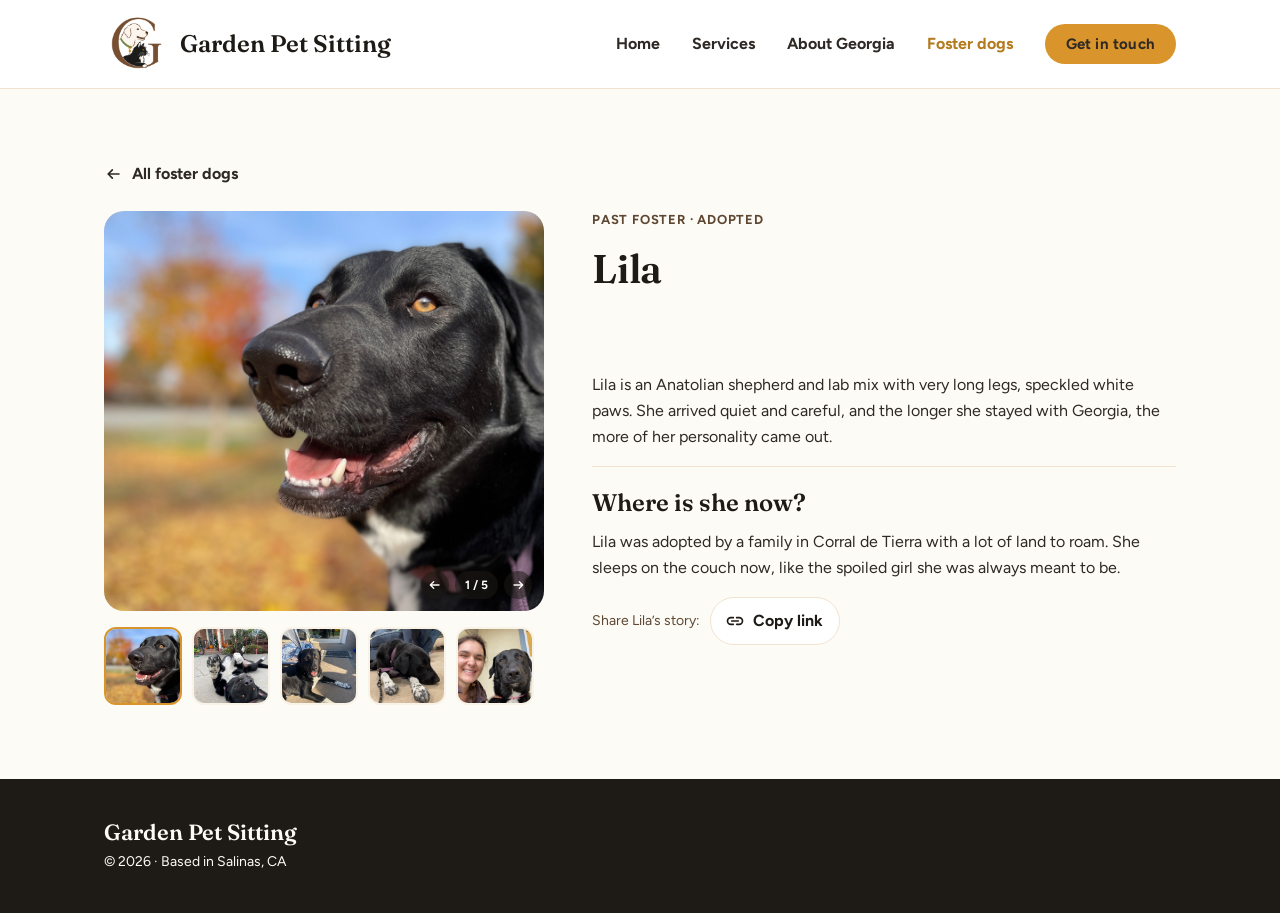
<file: fosters/lila.html>
<!DOCTYPE html>
<html lang="en">
<head>
  <meta charset="UTF-8">
  <meta name="viewport" content="width=device-width, initial-scale=1">
  <title>Lila · Foster dogs · Garden Pet Sitting</title>
  <meta name="description" content="An Anatolian shepherd and lab mix with very long legs and a personality that grew by the day. Now sleeping on a couch in Corral de Tierra.">
  <link rel="icon" type="image/svg+xml" href="../images/favicon.svg?v=2">
  <link rel="icon" type="image/png" sizes="64x64" href="../images/favicon.png?v=2">
  <link rel="apple-touch-icon" href="../images/apple-touch-icon.png?v=2">
  <link rel="preconnect" href="https://fonts.googleapis.com">
  <link rel="preconnect" href="https://fonts.gstatic.com" crossorigin>
  <link href="https://fonts.googleapis.com/css2?family=Fraunces:wght@600&family=Figtree:wght@400;700&display=swap" rel="stylesheet">
  <link rel="stylesheet" href="../css/styles.css?v=21">
</head>
<body>

  <!-- Icon sprite: one copy of each icon, referenced below with <use> -->
  <svg width="0" height="0" style="position:absolute" aria-hidden="true">
    <symbol id="i-menu" viewBox="0 0 24 24"><path d="M5 7H19M5 12H19M5 17H19" stroke-width="2" stroke-linecap="round"/></symbol>
    <symbol id="i-chevron" viewBox="0 0 24 24"><path d="M6 9l6 6 6-6" stroke-width="2" stroke-linecap="round" stroke-linejoin="round"/></symbol>
    <symbol id="i-share" viewBox="0 0 24 24"><path d="M12 4v10M7.5 8.5L12 4l4.5 4.5" stroke-width="2" stroke-linecap="round" stroke-linejoin="round"/><path d="M5 16v1a2 2 0 0 0 2 2h10a2 2 0 0 0 2-2v-1" stroke-width="2"/></symbol>
    <symbol id="i-link" viewBox="0 0 24 24"><path d="M10 16H7a4 4 0 0 1 0-8h3M16 12H8M14 16h3a4 4 0 0 0 0-8h-3" stroke-width="2" stroke-linecap="round" stroke-linejoin="round"/></symbol>
    <symbol id="i-external" viewBox="0 0 24 24"><path d="M20 10V4h-6M20 4l-8 8" stroke-width="2"/><path d="M11 5H7a2 2 0 0 0-2 2v10a2 2 0 0 0 2 2h10a2 2 0 0 0 2-2v-4" stroke-width="2" stroke-linecap="round"/></symbol>
    <symbol id="i-close" viewBox="0 0 24 24"><path d="M18 6L6 18M6 6L18 18" stroke-width="2" stroke-linecap="round"/></symbol>
    <symbol id="i-arrow" viewBox="0 0 24 24"><path d="M6 12H18M14 7L19 12L14 17" stroke-width="2" stroke-linecap="round" stroke-linejoin="round"/></symbol>
    <symbol id="i-star" viewBox="0 0 24 24"><path d="M10.14 6.63C10.93 4.67 11.32 3.69 12 3.69c.68 0 1.07.98 1.86 2.94l.03.09c.45 1.11.67 1.66 1.12 2 .45.34 1.05.39 2.24.5l.21.02c1.95.17 2.92.26 3.13.88.2.62-.52 1.28-1.96 2.59l-.48.44c-.73.67-1.1 1-1.27 1.43a1.99 1.99 0 0 0-.08.25c-.11.45 0 .94.21 1.9l.07.3c.39 1.78.59 2.66.24 3.05a1 1 0 0 1-.48.3c-.5.13-1.2-.44-2.61-1.59-.93-.75-1.39-1.13-1.92-1.22a2 2 0 0 0-.63 0c-.53.09-.99.47-1.92 1.22-1.41 1.15-2.11 1.72-2.61 1.59a1 1 0 0 1-.48-.3c-.34-.38-.15-1.27.25-3.04l.07-.3c.21-.97.32-1.45.21-1.9a2 2 0 0 0-.08-.25c-.17-.44-.54-.77-1.27-1.44l-.48-.44c-1.45-1.31-2.17-1.97-1.96-2.59.21-.62 1.18-.71 3.13-.88l.21-.02c1.19-.11 1.78-.16 2.24-.5.45-.34.67-.89 1.12-2l.04-.09Z" stroke-width="2"/></symbol>
    <symbol id="i-pin" viewBox="0 0 24 24"><path d="M12 21s-7-5.2-7-11a7 7 0 0 1 14 0c0 5.8-7 11-7 11Z" stroke-width="2"/><circle cx="12" cy="10" r="2.5" stroke-width="2"/></symbol>
    <symbol id="i-chat" viewBox="0 0 24 24"><path d="M4 12a8 8 0 0 1 8-8 8 8 0 0 1 8 8v5.09c0 .85 0 1.27-.13 1.61a2 2 0 0 1-1.17 1.17c-.34.13-.76.13-1.61.13H12a8 8 0 0 1-8-8Z" stroke-width="2"/><path d="M9 11h6M12 15h3" stroke-width="2" stroke-linecap="round"/></symbol>
    <symbol id="i-key" viewBox="0 0 24 24"><circle cx="9" cy="14" r="4" stroke-width="2"/><path d="M12 11l3.5-3.5M17 6l-1.5 1.5m0 0L18 10" stroke-width="2" stroke-linecap="round"/></symbol>
    <symbol id="i-paw" viewBox="0 0 24 24"><ellipse cx="12" cy="15.5" rx="4.5" ry="3.5" stroke-width="2"/><ellipse cx="5.8" cy="9.8" rx="2" ry="2.5" stroke-width="2"/><ellipse cx="12" cy="7.2" rx="2" ry="2.5" stroke-width="2"/><ellipse cx="18.2" cy="9.8" rx="2" ry="2.5" stroke-width="2"/></symbol>
    <symbol id="i-clock" viewBox="0 0 24 24"><circle cx="12" cy="12" r="7" stroke-width="2"/><path d="M5.96 3.14A4 4 0 0 0 3.14 5.96M18.04 3.14a4 4 0 0 1 2.82 2.82M12 8v3.75c0 .14.11.25.25.25H15" stroke-width="2" stroke-linecap="round"/></symbol>
    <symbol id="i-check" viewBox="0 0 24 24"><circle cx="12" cy="12" r="9" stroke-width="2"/><path d="M8 12l3 3 5-6" stroke-width="2"/></symbol>
    <symbol id="i-home" viewBox="0 0 24 24"><path d="M5 12.76c0-1.36 0-2.04.27-2.63.28-.6.79-1.04 1.82-1.92l1-.86C9.96 5.75 10.89 4.95 12 4.95s2.04.8 3.9 2.4l1 .86c1.03.88 1.55 1.32 1.83 1.92.27.6.27 1.27.27 2.63V17c0 1.89 0 2.83-.59 3.41-.58.59-1.53.59-3.41.59H9c-1.89 0-2.83 0-3.41-.59C5 19.83 5 18.89 5 17v-4.24Z" stroke-width="2"/><path d="M14.5 21v-5a1 1 0 0 0-1-1h-3a1 1 0 0 0-1 1v5" stroke-width="2" stroke-linecap="round"/></symbol>
    <symbol id="i-heart" viewBox="0 0 24 24"><path d="M4.45 13.91l6.95 6.53c.24.22.36.34.5.36a.5.5 0 0 0 .2 0c.14-.02.26-.14.5-.36l6.95-6.53c1.96-1.84 2.19-4.86.55-6.98l-.31-.4c-1.97-2.54-5.92-2.11-7.3.79-.2.4-.78.4-.98 0-1.38-2.9-5.33-3.33-7.3-.79l-.3.4c-1.65 2.12-1.41 5.14.55 6.98Z" stroke-width="2"/></symbol>
    <symbol id="i-facebook" viewBox="0 0 24 24"><path d="M13.5 21v-7.5H16l.5-3h-3V8.75C13.5 7.78 13.78 7 15 7h1.5V4.25S15.4 4 14.35 4C12.15 4 10.5 5.35 10.5 8.25v2.25H8v3h2.5V21" stroke-width="2" stroke-linejoin="round"/></symbol>
  </svg>

  <header class="site-header">
    <div class="site-header__inner">
      <a class="brand" href="../index.html">
        <img src="../images/logo.png" alt="Garden Pet Sitting logo">
        <span>Garden Pet Sitting</span>
      </a>
      <button class="nav__toggle" aria-label="Open menu" aria-expanded="false" aria-controls="site-nav" data-nav-toggle>
        <svg class="icon"><use href="#i-menu"/></svg>
      </button>
      <div class="nav-scrim" data-nav-scrim></div>
      <nav class="nav" id="site-nav" aria-label="Main">
        <a href="../index.html">Home</a>
        <a href="../services.html">Services</a>
        <a href="../about.html">About Georgia</a>
        <a href="../fosters.html" aria-current="page">Foster dogs</a>
        <a href="../reviews.html" data-nav-reviews hidden>Reviews</a>
        <a class="btn btn--primary" href="../index.html#inquiry" data-open-modal="inquiry">Get in touch</a>
      </nav>
    </div>
  </header>

  <main>
    <section class="section detail">
      <div class="container">
        <a class="back-link" href="../fosters.html"><svg class="icon icon--sm" style="transform:scaleX(-1)"><use href="#i-arrow"/></svg> All foster dogs</a>
        <div class="detail__inner">
          <div class="detail__head">
            <p class="caption"><a class="back-arrow" href="../fosters.html" aria-label="All foster dogs"><svg class="icon" style="transform:scaleX(-1)"><use href="#i-arrow"/></svg></a>Past foster · Adopted</p>
            <h1>Lila</h1>
          </div>
          <div class="gallery" data-gallery>
            <div class="gallery__main">
              <img src="../images/fosters/lila-1.jpg" alt="Lila" data-gallery-main>
              <div class="gallery__controls">
                <button class="gallery__arrow" data-gallery-prev aria-label="Previous photo"><svg class="icon" style="transform:scaleX(-1)"><use href="#i-arrow"/></svg></button>
                <span class="gallery__counter" data-gallery-counter>1 / 5</span>
                <button class="gallery__arrow" data-gallery-next aria-label="Next photo"><svg class="icon"><use href="#i-arrow"/></svg></button>
              </div>
            </div>
            <div class="gallery__thumbs">
            <button class="gallery__thumb is-active" data-index="0" aria-label="Photo 1"><img src="../images/fosters/lila-1.jpg" alt="" loading="lazy"></button>
            <button class="gallery__thumb" data-index="1" aria-label="Photo 2"><img src="../images/fosters/lila-2.jpg" alt="" loading="lazy"></button>
            <button class="gallery__thumb" data-index="2" aria-label="Photo 3"><img src="../images/fosters/lila-3.jpg" alt="" loading="lazy"></button>
            <button class="gallery__thumb" data-index="3" aria-label="Photo 4"><img src="../images/fosters/lila-4.jpg" alt="" loading="lazy"></button>
            <button class="gallery__thumb" data-index="4" aria-label="Photo 5"><img src="../images/fosters/lila-5.jpg" alt="" loading="lazy"></button>
            </div>
          </div>
          <div class="detail__story">
          <p>Lila is an Anatolian shepherd and lab mix with very long legs, speckled white paws. She arrived quiet and careful, and the longer she stayed with Georgia, the more of her personality came out.</p>
            <div class="outcome">
              <h3>Where is she now?</h3>
          <p>Lila was adopted by a family in Corral de Tierra with a lot of land to roam. She sleeps on the couch now, like the spoiled girl she was always meant to be.</p>
            </div>
            <div class="share" data-share data-share-title="Lila · Garden Pet Sitting">
              <span class="body-small">Share Lila’s story:</span>
              <button class="pill" data-share-native hidden aria-label="Share"><svg class="icon icon--sm"><use href="#i-share"/></svg> <span>Share</span></button>
              <button class="pill" data-share-copy aria-label="Copy link"><svg class="icon icon--sm"><use href="#i-link"/></svg> <span>Copy link</span></button>
            </div>
          </div>
        </div>
      </div>
    </section>
  </main>

  <footer class="site-footer">
    <div class="container site-footer__inner">
      <div class="site-footer__brand">
        Garden Pet Sitting
        <small>© 2026 · Based in Salinas, CA</small>
      </div>
    </div>
  </footer>

  <!-- Inquiry modal (opened by the header's Get in touch button) -->
  <div class="modal" data-modal="inquiry" role="dialog" aria-modal="true" aria-labelledby="inquiry-title">
    <div class="modal__scrim" data-modal-close></div>
    <div class="modal__card modal__card--wide">
      <div class="modal__header">
        <h3 id="inquiry-title">Get in touch</h3>
        <button class="modal__close" data-modal-close aria-label="Close"><svg class="icon"><use href="#i-close"/></svg></button>
      </div>
      <p style="color: var(--color-text-secondary)">Georgia will reply within a day, usually sooner.</p>
      <form class="form form--modal" action="#" method="post" data-contact-form>
        <div class="visually-hidden" aria-hidden="true">
          <label for="m-website">Website</label>
          <input id="m-website" name="website" type="text" tabindex="-1" autocomplete="off">
        </div>
        <div class="field">
          <label id="m-service-label">Service</label>
          <div class="select" data-select>
            <input type="hidden" name="service" value="">
            <button class="select__trigger" type="button" aria-haspopup="listbox" aria-expanded="false" aria-labelledby="m-service-label">
              <span class="select__value" data-placeholder="Choose a service">Choose a service</span>
              <svg class="icon icon--sm"><use href="#i-chevron"/></svg>
            </button>
            <ul class="select__menu" role="listbox" tabindex="-1" hidden>
              <li class="select__option" role="option" data-value="In-home visits">In-home visits</li>
              <li class="select__option" role="option" data-value="Dog daycare">Dog daycare</li>
              <li class="select__option" role="option" data-value="Foster dog inquiry">Foster dog inquiry</li>
              <li class="select__option" role="option" data-value="Not sure yet">Not sure yet</li>
            </ul>
          </div>
        </div>
        <div class="field">
          <label for="m-name">Your name</label>
          <input id="m-name" name="name" type="text" placeholder="Jenna" required>
        </div>
        <div class="form__row">
          <div class="field">
            <label for="m-email">Email</label>
            <input id="m-email" name="email" type="email" placeholder="you@example.com" required>
          </div>
          <div class="field">
            <label for="m-phone">Phone</label>
            <input id="m-phone" name="phone" type="tel" placeholder="(831) 555-0123" autocomplete="tel">
          </div>
        </div>
        <div class="field">
          <label for="m-message">Message</label>
          <textarea id="m-message" name="message" placeholder="Tell Georgia about your pets and what you need!" required></textarea>
        </div>
        <div class="modal__actions">
          <button class="btn btn--link" type="button" data-modal-close>Cancel</button>
          <button class="btn btn--primary" type="submit">Send request</button>
        </div>
      </form>
    </div>
  </div>

  <!-- Confirmation modal (shown after either form is sent) -->
  <div class="modal" data-modal="confirm" role="dialog" aria-modal="true" aria-labelledby="modal-title">
    <div class="modal__scrim" data-modal-close></div>
    <div class="modal__card">
      <div class="modal__header">
        <h3 id="modal-title">Thanks for reaching out!</h3>
        <button class="modal__close" data-modal-close aria-label="Close"><svg class="icon"><use href="#i-close"/></svg></button>
      </div>
      <p>Your message is on its way to Georgia. She’ll get back to you within a day, usually sooner.</p>
      <div class="modal__actions">
        <button class="btn btn--primary" data-modal-close>Done</button>
      </div>
    </div>
  </div>

  <script src="../js/main.js?v=21"></script>
  <script src="../js/reviews.js?v=21"></script>
</body>
</html>
</file>
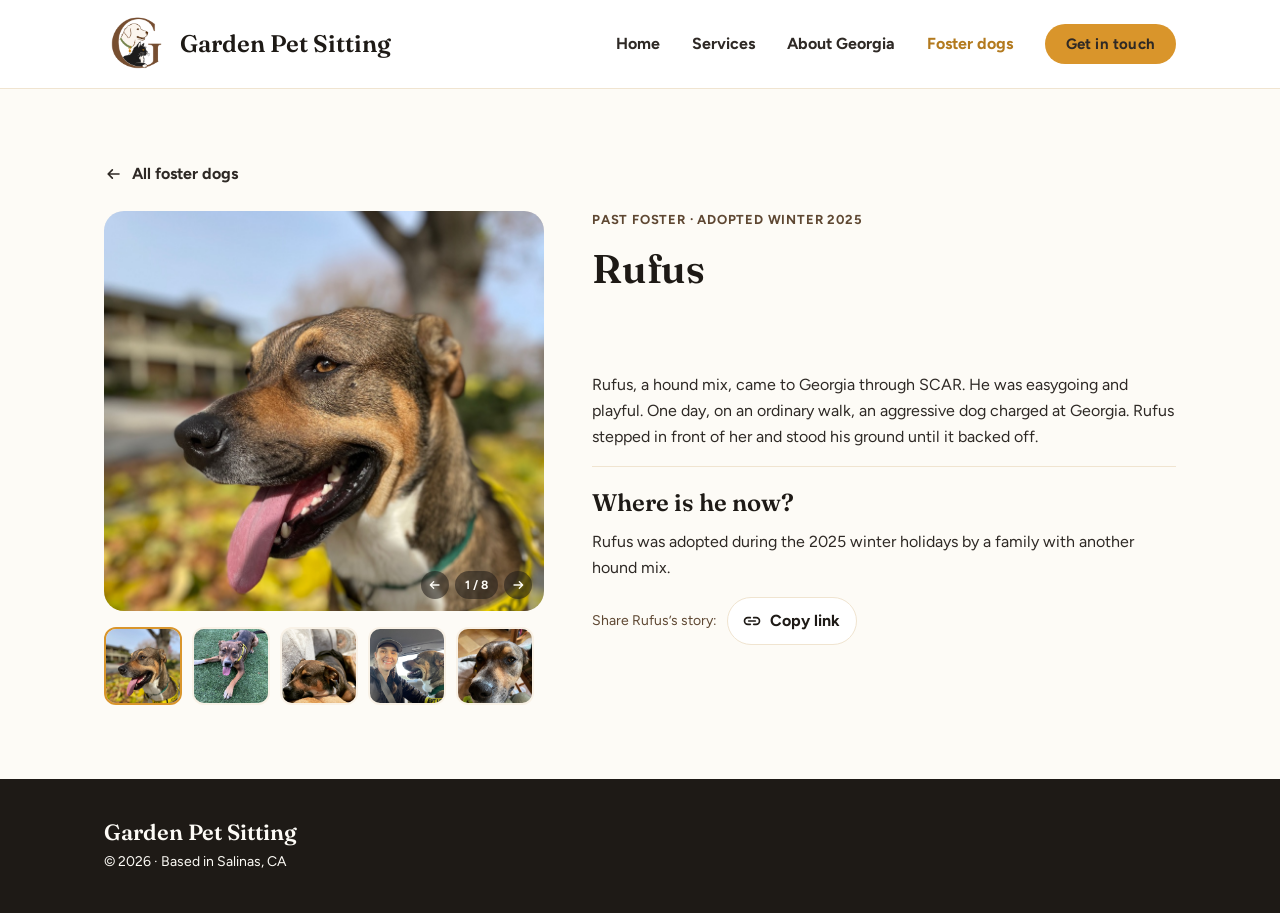
<file: fosters/rufus.html>
<!DOCTYPE html>
<html lang="en">
<head>
  <meta charset="UTF-8">
  <meta name="viewport" content="width=device-width, initial-scale=1">
  <title>Rufus · Foster dogs · Garden Pet Sitting</title>
  <meta name="description" content="A hound mix who stood between Georgia and an aggressive dog. A hero with floppy ears.">
  <link rel="icon" type="image/svg+xml" href="../images/favicon.svg?v=2">
  <link rel="icon" type="image/png" sizes="64x64" href="../images/favicon.png?v=2">
  <link rel="apple-touch-icon" href="../images/apple-touch-icon.png?v=2">
  <link rel="preconnect" href="https://fonts.googleapis.com">
  <link rel="preconnect" href="https://fonts.gstatic.com" crossorigin>
  <link href="https://fonts.googleapis.com/css2?family=Fraunces:wght@600&family=Figtree:wght@400;700&display=swap" rel="stylesheet">
  <link rel="stylesheet" href="../css/styles.css?v=21">
</head>
<body>

  <!-- Icon sprite: one copy of each icon, referenced below with <use> -->
  <svg width="0" height="0" style="position:absolute" aria-hidden="true">
    <symbol id="i-menu" viewBox="0 0 24 24"><path d="M5 7H19M5 12H19M5 17H19" stroke-width="2" stroke-linecap="round"/></symbol>
    <symbol id="i-chevron" viewBox="0 0 24 24"><path d="M6 9l6 6 6-6" stroke-width="2" stroke-linecap="round" stroke-linejoin="round"/></symbol>
    <symbol id="i-share" viewBox="0 0 24 24"><path d="M12 4v10M7.5 8.5L12 4l4.5 4.5" stroke-width="2" stroke-linecap="round" stroke-linejoin="round"/><path d="M5 16v1a2 2 0 0 0 2 2h10a2 2 0 0 0 2-2v-1" stroke-width="2"/></symbol>
    <symbol id="i-link" viewBox="0 0 24 24"><path d="M10 16H7a4 4 0 0 1 0-8h3M16 12H8M14 16h3a4 4 0 0 0 0-8h-3" stroke-width="2" stroke-linecap="round" stroke-linejoin="round"/></symbol>
    <symbol id="i-external" viewBox="0 0 24 24"><path d="M20 10V4h-6M20 4l-8 8" stroke-width="2"/><path d="M11 5H7a2 2 0 0 0-2 2v10a2 2 0 0 0 2 2h10a2 2 0 0 0 2-2v-4" stroke-width="2" stroke-linecap="round"/></symbol>
    <symbol id="i-close" viewBox="0 0 24 24"><path d="M18 6L6 18M6 6L18 18" stroke-width="2" stroke-linecap="round"/></symbol>
    <symbol id="i-arrow" viewBox="0 0 24 24"><path d="M6 12H18M14 7L19 12L14 17" stroke-width="2" stroke-linecap="round" stroke-linejoin="round"/></symbol>
    <symbol id="i-star" viewBox="0 0 24 24"><path d="M10.14 6.63C10.93 4.67 11.32 3.69 12 3.69c.68 0 1.07.98 1.86 2.94l.03.09c.45 1.11.67 1.66 1.12 2 .45.34 1.05.39 2.24.5l.21.02c1.95.17 2.92.26 3.13.88.2.62-.52 1.28-1.96 2.59l-.48.44c-.73.67-1.1 1-1.27 1.43a1.99 1.99 0 0 0-.08.25c-.11.45 0 .94.21 1.9l.07.3c.39 1.78.59 2.66.24 3.05a1 1 0 0 1-.48.3c-.5.13-1.2-.44-2.61-1.59-.93-.75-1.39-1.13-1.92-1.22a2 2 0 0 0-.63 0c-.53.09-.99.47-1.92 1.22-1.41 1.15-2.11 1.72-2.61 1.59a1 1 0 0 1-.48-.3c-.34-.38-.15-1.27.25-3.04l.07-.3c.21-.97.32-1.45.21-1.9a2 2 0 0 0-.08-.25c-.17-.44-.54-.77-1.27-1.44l-.48-.44c-1.45-1.31-2.17-1.97-1.96-2.59.21-.62 1.18-.71 3.13-.88l.21-.02c1.19-.11 1.78-.16 2.24-.5.45-.34.67-.89 1.12-2l.04-.09Z" stroke-width="2"/></symbol>
    <symbol id="i-pin" viewBox="0 0 24 24"><path d="M12 21s-7-5.2-7-11a7 7 0 0 1 14 0c0 5.8-7 11-7 11Z" stroke-width="2"/><circle cx="12" cy="10" r="2.5" stroke-width="2"/></symbol>
    <symbol id="i-chat" viewBox="0 0 24 24"><path d="M4 12a8 8 0 0 1 8-8 8 8 0 0 1 8 8v5.09c0 .85 0 1.27-.13 1.61a2 2 0 0 1-1.17 1.17c-.34.13-.76.13-1.61.13H12a8 8 0 0 1-8-8Z" stroke-width="2"/><path d="M9 11h6M12 15h3" stroke-width="2" stroke-linecap="round"/></symbol>
    <symbol id="i-key" viewBox="0 0 24 24"><circle cx="9" cy="14" r="4" stroke-width="2"/><path d="M12 11l3.5-3.5M17 6l-1.5 1.5m0 0L18 10" stroke-width="2" stroke-linecap="round"/></symbol>
    <symbol id="i-paw" viewBox="0 0 24 24"><ellipse cx="12" cy="15.5" rx="4.5" ry="3.5" stroke-width="2"/><ellipse cx="5.8" cy="9.8" rx="2" ry="2.5" stroke-width="2"/><ellipse cx="12" cy="7.2" rx="2" ry="2.5" stroke-width="2"/><ellipse cx="18.2" cy="9.8" rx="2" ry="2.5" stroke-width="2"/></symbol>
    <symbol id="i-clock" viewBox="0 0 24 24"><circle cx="12" cy="12" r="7" stroke-width="2"/><path d="M5.96 3.14A4 4 0 0 0 3.14 5.96M18.04 3.14a4 4 0 0 1 2.82 2.82M12 8v3.75c0 .14.11.25.25.25H15" stroke-width="2" stroke-linecap="round"/></symbol>
    <symbol id="i-check" viewBox="0 0 24 24"><circle cx="12" cy="12" r="9" stroke-width="2"/><path d="M8 12l3 3 5-6" stroke-width="2"/></symbol>
    <symbol id="i-home" viewBox="0 0 24 24"><path d="M5 12.76c0-1.36 0-2.04.27-2.63.28-.6.79-1.04 1.82-1.92l1-.86C9.96 5.75 10.89 4.95 12 4.95s2.04.8 3.9 2.4l1 .86c1.03.88 1.55 1.32 1.83 1.92.27.6.27 1.27.27 2.63V17c0 1.89 0 2.83-.59 3.41-.58.59-1.53.59-3.41.59H9c-1.89 0-2.83 0-3.41-.59C5 19.83 5 18.89 5 17v-4.24Z" stroke-width="2"/><path d="M14.5 21v-5a1 1 0 0 0-1-1h-3a1 1 0 0 0-1 1v5" stroke-width="2" stroke-linecap="round"/></symbol>
    <symbol id="i-heart" viewBox="0 0 24 24"><path d="M4.45 13.91l6.95 6.53c.24.22.36.34.5.36a.5.5 0 0 0 .2 0c.14-.02.26-.14.5-.36l6.95-6.53c1.96-1.84 2.19-4.86.55-6.98l-.31-.4c-1.97-2.54-5.92-2.11-7.3.79-.2.4-.78.4-.98 0-1.38-2.9-5.33-3.33-7.3-.79l-.3.4c-1.65 2.12-1.41 5.14.55 6.98Z" stroke-width="2"/></symbol>
    <symbol id="i-facebook" viewBox="0 0 24 24"><path d="M13.5 21v-7.5H16l.5-3h-3V8.75C13.5 7.78 13.78 7 15 7h1.5V4.25S15.4 4 14.35 4C12.15 4 10.5 5.35 10.5 8.25v2.25H8v3h2.5V21" stroke-width="2" stroke-linejoin="round"/></symbol>
  </svg>

  <header class="site-header">
    <div class="site-header__inner">
      <a class="brand" href="../index.html">
        <img src="../images/logo.png" alt="Garden Pet Sitting logo">
        <span>Garden Pet Sitting</span>
      </a>
      <button class="nav__toggle" aria-label="Open menu" aria-expanded="false" aria-controls="site-nav" data-nav-toggle>
        <svg class="icon"><use href="#i-menu"/></svg>
      </button>
      <div class="nav-scrim" data-nav-scrim></div>
      <nav class="nav" id="site-nav" aria-label="Main">
        <a href="../index.html">Home</a>
        <a href="../services.html">Services</a>
        <a href="../about.html">About Georgia</a>
        <a href="../fosters.html" aria-current="page">Foster dogs</a>
        <a href="../reviews.html" data-nav-reviews hidden>Reviews</a>
        <a class="btn btn--primary" href="../index.html#inquiry" data-open-modal="inquiry">Get in touch</a>
      </nav>
    </div>
  </header>

  <main>
    <section class="section detail">
      <div class="container">
        <a class="back-link" href="../fosters.html"><svg class="icon icon--sm" style="transform:scaleX(-1)"><use href="#i-arrow"/></svg> All foster dogs</a>
        <div class="detail__inner">
          <div class="detail__head">
            <p class="caption"><a class="back-arrow" href="../fosters.html" aria-label="All foster dogs"><svg class="icon" style="transform:scaleX(-1)"><use href="#i-arrow"/></svg></a>Past foster · Adopted winter 2025</p>
            <h1>Rufus</h1>
          </div>
          <div class="gallery" data-gallery>
            <div class="gallery__main">
              <img src="../images/fosters/rufus-1.jpg" alt="Rufus" data-gallery-main>
              <div class="gallery__controls">
                <button class="gallery__arrow" data-gallery-prev aria-label="Previous photo"><svg class="icon" style="transform:scaleX(-1)"><use href="#i-arrow"/></svg></button>
                <span class="gallery__counter" data-gallery-counter>1 / 8</span>
                <button class="gallery__arrow" data-gallery-next aria-label="Next photo"><svg class="icon"><use href="#i-arrow"/></svg></button>
              </div>
            </div>
            <div class="gallery__thumbs">
            <button class="gallery__thumb is-active" data-index="0" aria-label="Photo 1"><img src="../images/fosters/rufus-1.jpg" alt="" loading="lazy"></button>
            <button class="gallery__thumb" data-index="1" aria-label="Photo 2"><img src="../images/fosters/rufus-2.jpg" alt="" loading="lazy"></button>
            <button class="gallery__thumb" data-index="2" aria-label="Photo 3"><img src="../images/fosters/rufus-3.jpg" alt="" loading="lazy"></button>
            <button class="gallery__thumb" data-index="3" aria-label="Photo 4"><img src="../images/fosters/rufus-4.jpg" alt="" loading="lazy"></button>
            <button class="gallery__thumb" data-index="4" aria-label="Photo 5"><img src="../images/fosters/rufus-5.jpg" alt="" loading="lazy"></button>
            <button class="gallery__thumb" data-index="5" aria-label="Photo 6"><img src="../images/fosters/rufus-6.jpg" alt="" loading="lazy"></button>
            <button class="gallery__thumb" data-index="6" aria-label="Photo 7"><img src="../images/fosters/rufus-7.jpg" alt="" loading="lazy"></button>
            <button class="gallery__thumb" data-index="7" aria-label="Photo 8"><img src="../images/fosters/rufus-8.jpg" alt="" loading="lazy"></button>
            </div>
          </div>
          <div class="detail__story">
          <p>Rufus, a hound mix, came to Georgia through SCAR. He was easygoing and playful. One day, on an ordinary walk, an aggressive dog charged at Georgia. Rufus stepped in front of her and stood his ground until it backed off.</p>
            <div class="outcome">
              <h3>Where is he now?</h3>
          <p>Rufus was adopted during the 2025 winter holidays by a family with another hound mix.</p>
            </div>
            <div class="share" data-share data-share-title="Rufus · Garden Pet Sitting">
              <span class="body-small">Share Rufus’s story:</span>
              <button class="pill" data-share-native hidden aria-label="Share"><svg class="icon icon--sm"><use href="#i-share"/></svg> <span>Share</span></button>
              <button class="pill" data-share-copy aria-label="Copy link"><svg class="icon icon--sm"><use href="#i-link"/></svg> <span>Copy link</span></button>
            </div>
          </div>
        </div>
      </div>
    </section>
  </main>

  <footer class="site-footer">
    <div class="container site-footer__inner">
      <div class="site-footer__brand">
        Garden Pet Sitting
        <small>© 2026 · Based in Salinas, CA</small>
      </div>
    </div>
  </footer>

  <!-- Inquiry modal (opened by the header's Get in touch button) -->
  <div class="modal" data-modal="inquiry" role="dialog" aria-modal="true" aria-labelledby="inquiry-title">
    <div class="modal__scrim" data-modal-close></div>
    <div class="modal__card modal__card--wide">
      <div class="modal__header">
        <h3 id="inquiry-title">Get in touch</h3>
        <button class="modal__close" data-modal-close aria-label="Close"><svg class="icon"><use href="#i-close"/></svg></button>
      </div>
      <p style="color: var(--color-text-secondary)">Georgia will reply within a day, usually sooner.</p>
      <form class="form form--modal" action="#" method="post" data-contact-form>
        <div class="visually-hidden" aria-hidden="true">
          <label for="m-website">Website</label>
          <input id="m-website" name="website" type="text" tabindex="-1" autocomplete="off">
        </div>
        <div class="field">
          <label id="m-service-label">Service</label>
          <div class="select" data-select>
            <input type="hidden" name="service" value="">
            <button class="select__trigger" type="button" aria-haspopup="listbox" aria-expanded="false" aria-labelledby="m-service-label">
              <span class="select__value" data-placeholder="Choose a service">Choose a service</span>
              <svg class="icon icon--sm"><use href="#i-chevron"/></svg>
            </button>
            <ul class="select__menu" role="listbox" tabindex="-1" hidden>
              <li class="select__option" role="option" data-value="In-home visits">In-home visits</li>
              <li class="select__option" role="option" data-value="Dog daycare">Dog daycare</li>
              <li class="select__option" role="option" data-value="Foster dog inquiry">Foster dog inquiry</li>
              <li class="select__option" role="option" data-value="Not sure yet">Not sure yet</li>
            </ul>
          </div>
        </div>
        <div class="field">
          <label for="m-name">Your name</label>
          <input id="m-name" name="name" type="text" placeholder="Jenna" required>
        </div>
        <div class="form__row">
          <div class="field">
            <label for="m-email">Email</label>
            <input id="m-email" name="email" type="email" placeholder="you@example.com" required>
          </div>
          <div class="field">
            <label for="m-phone">Phone</label>
            <input id="m-phone" name="phone" type="tel" placeholder="(831) 555-0123" autocomplete="tel">
          </div>
        </div>
        <div class="field">
          <label for="m-message">Message</label>
          <textarea id="m-message" name="message" placeholder="Tell Georgia about your pets and what you need!" required></textarea>
        </div>
        <div class="modal__actions">
          <button class="btn btn--link" type="button" data-modal-close>Cancel</button>
          <button class="btn btn--primary" type="submit">Send request</button>
        </div>
      </form>
    </div>
  </div>

  <!-- Confirmation modal (shown after either form is sent) -->
  <div class="modal" data-modal="confirm" role="dialog" aria-modal="true" aria-labelledby="modal-title">
    <div class="modal__scrim" data-modal-close></div>
    <div class="modal__card">
      <div class="modal__header">
        <h3 id="modal-title">Thanks for reaching out!</h3>
        <button class="modal__close" data-modal-close aria-label="Close"><svg class="icon"><use href="#i-close"/></svg></button>
      </div>
      <p>Your message is on its way to Georgia. She’ll get back to you within a day, usually sooner.</p>
      <div class="modal__actions">
        <button class="btn btn--primary" data-modal-close>Done</button>
      </div>
    </div>
  </div>

  <script src="../js/main.js?v=21"></script>
  <script src="../js/reviews.js?v=21"></script>
</body>
</html>
</file>
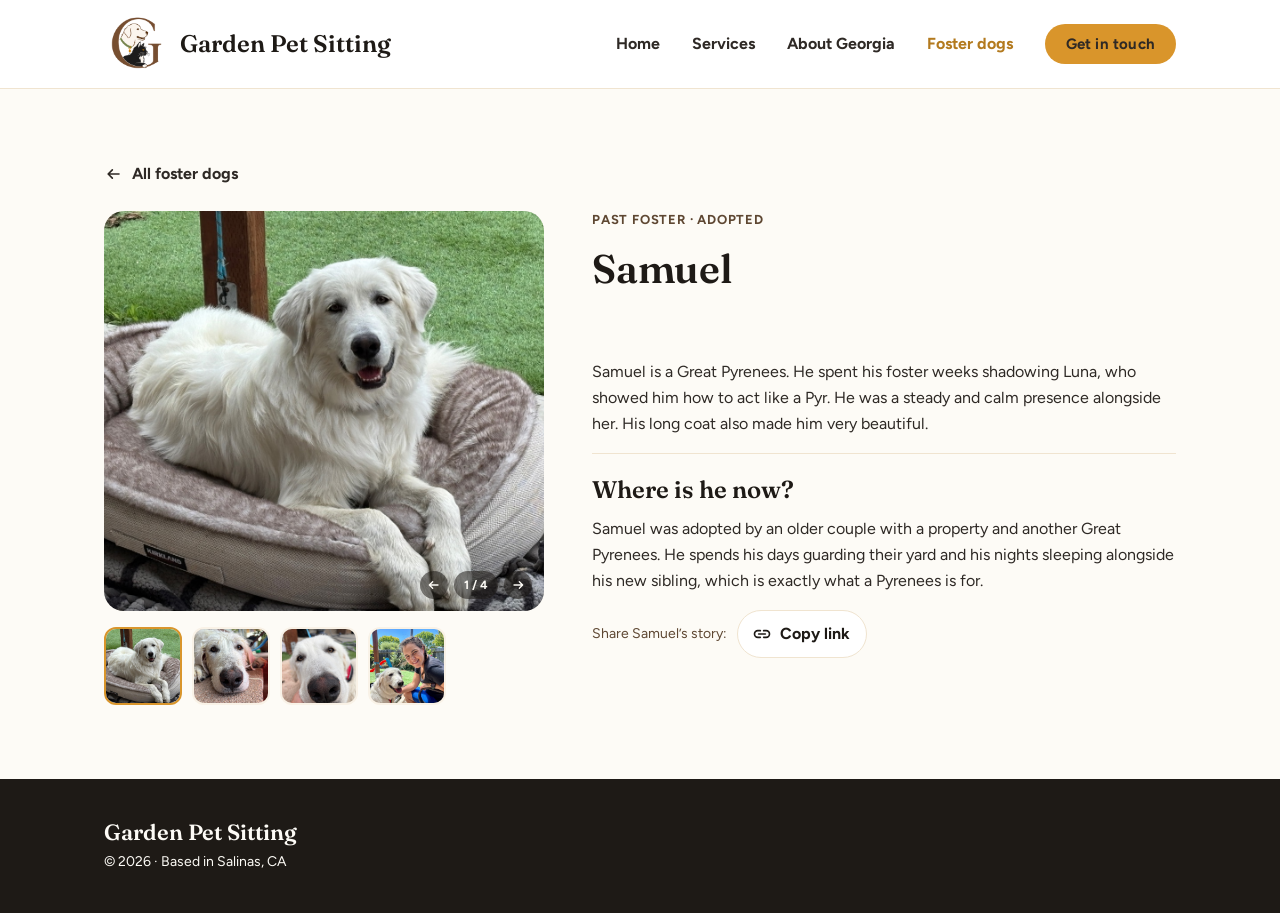
<file: fosters/samuel.html>
<!DOCTYPE html>
<html lang="en">
<head>
  <meta charset="UTF-8">
  <meta name="viewport" content="width=device-width, initial-scale=1">
  <title>Samuel · Foster dogs · Garden Pet Sitting</title>
  <meta name="description" content="A Great Pyrenees puppy who learned the family trade from Luna. Now guarding a property alongside a Pyrenees sibling.">
  <link rel="icon" type="image/svg+xml" href="../images/favicon.svg?v=2">
  <link rel="icon" type="image/png" sizes="64x64" href="../images/favicon.png?v=2">
  <link rel="apple-touch-icon" href="../images/apple-touch-icon.png?v=2">
  <link rel="preconnect" href="https://fonts.googleapis.com">
  <link rel="preconnect" href="https://fonts.gstatic.com" crossorigin>
  <link href="https://fonts.googleapis.com/css2?family=Fraunces:wght@600&family=Figtree:wght@400;700&display=swap" rel="stylesheet">
  <link rel="stylesheet" href="../css/styles.css?v=21">
</head>
<body>

  <!-- Icon sprite: one copy of each icon, referenced below with <use> -->
  <svg width="0" height="0" style="position:absolute" aria-hidden="true">
    <symbol id="i-menu" viewBox="0 0 24 24"><path d="M5 7H19M5 12H19M5 17H19" stroke-width="2" stroke-linecap="round"/></symbol>
    <symbol id="i-chevron" viewBox="0 0 24 24"><path d="M6 9l6 6 6-6" stroke-width="2" stroke-linecap="round" stroke-linejoin="round"/></symbol>
    <symbol id="i-share" viewBox="0 0 24 24"><path d="M12 4v10M7.5 8.5L12 4l4.5 4.5" stroke-width="2" stroke-linecap="round" stroke-linejoin="round"/><path d="M5 16v1a2 2 0 0 0 2 2h10a2 2 0 0 0 2-2v-1" stroke-width="2"/></symbol>
    <symbol id="i-link" viewBox="0 0 24 24"><path d="M10 16H7a4 4 0 0 1 0-8h3M16 12H8M14 16h3a4 4 0 0 0 0-8h-3" stroke-width="2" stroke-linecap="round" stroke-linejoin="round"/></symbol>
    <symbol id="i-external" viewBox="0 0 24 24"><path d="M20 10V4h-6M20 4l-8 8" stroke-width="2"/><path d="M11 5H7a2 2 0 0 0-2 2v10a2 2 0 0 0 2 2h10a2 2 0 0 0 2-2v-4" stroke-width="2" stroke-linecap="round"/></symbol>
    <symbol id="i-close" viewBox="0 0 24 24"><path d="M18 6L6 18M6 6L18 18" stroke-width="2" stroke-linecap="round"/></symbol>
    <symbol id="i-arrow" viewBox="0 0 24 24"><path d="M6 12H18M14 7L19 12L14 17" stroke-width="2" stroke-linecap="round" stroke-linejoin="round"/></symbol>
    <symbol id="i-star" viewBox="0 0 24 24"><path d="M10.14 6.63C10.93 4.67 11.32 3.69 12 3.69c.68 0 1.07.98 1.86 2.94l.03.09c.45 1.11.67 1.66 1.12 2 .45.34 1.05.39 2.24.5l.21.02c1.95.17 2.92.26 3.13.88.2.62-.52 1.28-1.96 2.59l-.48.44c-.73.67-1.1 1-1.27 1.43a1.99 1.99 0 0 0-.08.25c-.11.45 0 .94.21 1.9l.07.3c.39 1.78.59 2.66.24 3.05a1 1 0 0 1-.48.3c-.5.13-1.2-.44-2.61-1.59-.93-.75-1.39-1.13-1.92-1.22a2 2 0 0 0-.63 0c-.53.09-.99.47-1.92 1.22-1.41 1.15-2.11 1.72-2.61 1.59a1 1 0 0 1-.48-.3c-.34-.38-.15-1.27.25-3.04l.07-.3c.21-.97.32-1.45.21-1.9a2 2 0 0 0-.08-.25c-.17-.44-.54-.77-1.27-1.44l-.48-.44c-1.45-1.31-2.17-1.97-1.96-2.59.21-.62 1.18-.71 3.13-.88l.21-.02c1.19-.11 1.78-.16 2.24-.5.45-.34.67-.89 1.12-2l.04-.09Z" stroke-width="2"/></symbol>
    <symbol id="i-pin" viewBox="0 0 24 24"><path d="M12 21s-7-5.2-7-11a7 7 0 0 1 14 0c0 5.8-7 11-7 11Z" stroke-width="2"/><circle cx="12" cy="10" r="2.5" stroke-width="2"/></symbol>
    <symbol id="i-chat" viewBox="0 0 24 24"><path d="M4 12a8 8 0 0 1 8-8 8 8 0 0 1 8 8v5.09c0 .85 0 1.27-.13 1.61a2 2 0 0 1-1.17 1.17c-.34.13-.76.13-1.61.13H12a8 8 0 0 1-8-8Z" stroke-width="2"/><path d="M9 11h6M12 15h3" stroke-width="2" stroke-linecap="round"/></symbol>
    <symbol id="i-key" viewBox="0 0 24 24"><circle cx="9" cy="14" r="4" stroke-width="2"/><path d="M12 11l3.5-3.5M17 6l-1.5 1.5m0 0L18 10" stroke-width="2" stroke-linecap="round"/></symbol>
    <symbol id="i-paw" viewBox="0 0 24 24"><ellipse cx="12" cy="15.5" rx="4.5" ry="3.5" stroke-width="2"/><ellipse cx="5.8" cy="9.8" rx="2" ry="2.5" stroke-width="2"/><ellipse cx="12" cy="7.2" rx="2" ry="2.5" stroke-width="2"/><ellipse cx="18.2" cy="9.8" rx="2" ry="2.5" stroke-width="2"/></symbol>
    <symbol id="i-clock" viewBox="0 0 24 24"><circle cx="12" cy="12" r="7" stroke-width="2"/><path d="M5.96 3.14A4 4 0 0 0 3.14 5.96M18.04 3.14a4 4 0 0 1 2.82 2.82M12 8v3.75c0 .14.11.25.25.25H15" stroke-width="2" stroke-linecap="round"/></symbol>
    <symbol id="i-check" viewBox="0 0 24 24"><circle cx="12" cy="12" r="9" stroke-width="2"/><path d="M8 12l3 3 5-6" stroke-width="2"/></symbol>
    <symbol id="i-home" viewBox="0 0 24 24"><path d="M5 12.76c0-1.36 0-2.04.27-2.63.28-.6.79-1.04 1.82-1.92l1-.86C9.96 5.75 10.89 4.95 12 4.95s2.04.8 3.9 2.4l1 .86c1.03.88 1.55 1.32 1.83 1.92.27.6.27 1.27.27 2.63V17c0 1.89 0 2.83-.59 3.41-.58.59-1.53.59-3.41.59H9c-1.89 0-2.83 0-3.41-.59C5 19.83 5 18.89 5 17v-4.24Z" stroke-width="2"/><path d="M14.5 21v-5a1 1 0 0 0-1-1h-3a1 1 0 0 0-1 1v5" stroke-width="2" stroke-linecap="round"/></symbol>
    <symbol id="i-heart" viewBox="0 0 24 24"><path d="M4.45 13.91l6.95 6.53c.24.22.36.34.5.36a.5.5 0 0 0 .2 0c.14-.02.26-.14.5-.36l6.95-6.53c1.96-1.84 2.19-4.86.55-6.98l-.31-.4c-1.97-2.54-5.92-2.11-7.3.79-.2.4-.78.4-.98 0-1.38-2.9-5.33-3.33-7.3-.79l-.3.4c-1.65 2.12-1.41 5.14.55 6.98Z" stroke-width="2"/></symbol>
    <symbol id="i-facebook" viewBox="0 0 24 24"><path d="M13.5 21v-7.5H16l.5-3h-3V8.75C13.5 7.78 13.78 7 15 7h1.5V4.25S15.4 4 14.35 4C12.15 4 10.5 5.35 10.5 8.25v2.25H8v3h2.5V21" stroke-width="2" stroke-linejoin="round"/></symbol>
  </svg>

  <header class="site-header">
    <div class="site-header__inner">
      <a class="brand" href="../index.html">
        <img src="../images/logo.png" alt="Garden Pet Sitting logo">
        <span>Garden Pet Sitting</span>
      </a>
      <button class="nav__toggle" aria-label="Open menu" aria-expanded="false" aria-controls="site-nav" data-nav-toggle>
        <svg class="icon"><use href="#i-menu"/></svg>
      </button>
      <div class="nav-scrim" data-nav-scrim></div>
      <nav class="nav" id="site-nav" aria-label="Main">
        <a href="../index.html">Home</a>
        <a href="../services.html">Services</a>
        <a href="../about.html">About Georgia</a>
        <a href="../fosters.html" aria-current="page">Foster dogs</a>
        <a href="../reviews.html" data-nav-reviews hidden>Reviews</a>
        <a class="btn btn--primary" href="../index.html#inquiry" data-open-modal="inquiry">Get in touch</a>
      </nav>
    </div>
  </header>

  <main>
    <section class="section detail">
      <div class="container">
        <a class="back-link" href="../fosters.html"><svg class="icon icon--sm" style="transform:scaleX(-1)"><use href="#i-arrow"/></svg> All foster dogs</a>
        <div class="detail__inner">
          <div class="detail__head">
            <p class="caption"><a class="back-arrow" href="../fosters.html" aria-label="All foster dogs"><svg class="icon" style="transform:scaleX(-1)"><use href="#i-arrow"/></svg></a>Past foster · Adopted</p>
            <h1>Samuel</h1>
          </div>
          <div class="gallery" data-gallery>
            <div class="gallery__main">
              <img src="../images/fosters/samuel-1.jpg" alt="Samuel" data-gallery-main>
              <div class="gallery__controls">
                <button class="gallery__arrow" data-gallery-prev aria-label="Previous photo"><svg class="icon" style="transform:scaleX(-1)"><use href="#i-arrow"/></svg></button>
                <span class="gallery__counter" data-gallery-counter>1 / 4</span>
                <button class="gallery__arrow" data-gallery-next aria-label="Next photo"><svg class="icon"><use href="#i-arrow"/></svg></button>
              </div>
            </div>
            <div class="gallery__thumbs">
            <button class="gallery__thumb is-active" data-index="0" aria-label="Photo 1"><img src="../images/fosters/samuel-1.jpg" alt="" loading="lazy"></button>
            <button class="gallery__thumb" data-index="1" aria-label="Photo 2"><img src="../images/fosters/samuel-2.jpg" alt="" loading="lazy"></button>
            <button class="gallery__thumb" data-index="2" aria-label="Photo 3"><img src="../images/fosters/samuel-3.jpg" alt="" loading="lazy"></button>
            <button class="gallery__thumb" data-index="3" aria-label="Photo 4"><img src="../images/fosters/samuel-4.jpg" alt="" loading="lazy"></button>
            </div>
          </div>
          <div class="detail__story">
          <p>Samuel is a Great Pyrenees. He spent his foster weeks shadowing Luna, who showed him how to act like a Pyr. He was a steady and calm presence alongside her. His long coat also made him very beautiful.</p>
            <div class="outcome">
              <h3>Where is he now?</h3>
          <p>Samuel was adopted by an older couple with a property and another Great Pyrenees. He spends his days guarding their yard and his nights sleeping alongside his new sibling, which is exactly what a Pyrenees is for.</p>
            </div>
            <div class="share" data-share data-share-title="Samuel · Garden Pet Sitting">
              <span class="body-small">Share Samuel’s story:</span>
              <button class="pill" data-share-native hidden aria-label="Share"><svg class="icon icon--sm"><use href="#i-share"/></svg> <span>Share</span></button>
              <button class="pill" data-share-copy aria-label="Copy link"><svg class="icon icon--sm"><use href="#i-link"/></svg> <span>Copy link</span></button>
            </div>
          </div>
        </div>
      </div>
    </section>
  </main>

  <footer class="site-footer">
    <div class="container site-footer__inner">
      <div class="site-footer__brand">
        Garden Pet Sitting
        <small>© 2026 · Based in Salinas, CA</small>
      </div>
    </div>
  </footer>

  <!-- Inquiry modal (opened by the header's Get in touch button) -->
  <div class="modal" data-modal="inquiry" role="dialog" aria-modal="true" aria-labelledby="inquiry-title">
    <div class="modal__scrim" data-modal-close></div>
    <div class="modal__card modal__card--wide">
      <div class="modal__header">
        <h3 id="inquiry-title">Get in touch</h3>
        <button class="modal__close" data-modal-close aria-label="Close"><svg class="icon"><use href="#i-close"/></svg></button>
      </div>
      <p style="color: var(--color-text-secondary)">Georgia will reply within a day, usually sooner.</p>
      <form class="form form--modal" action="#" method="post" data-contact-form>
        <div class="visually-hidden" aria-hidden="true">
          <label for="m-website">Website</label>
          <input id="m-website" name="website" type="text" tabindex="-1" autocomplete="off">
        </div>
        <div class="field">
          <label id="m-service-label">Service</label>
          <div class="select" data-select>
            <input type="hidden" name="service" value="">
            <button class="select__trigger" type="button" aria-haspopup="listbox" aria-expanded="false" aria-labelledby="m-service-label">
              <span class="select__value" data-placeholder="Choose a service">Choose a service</span>
              <svg class="icon icon--sm"><use href="#i-chevron"/></svg>
            </button>
            <ul class="select__menu" role="listbox" tabindex="-1" hidden>
              <li class="select__option" role="option" data-value="In-home visits">In-home visits</li>
              <li class="select__option" role="option" data-value="Dog daycare">Dog daycare</li>
              <li class="select__option" role="option" data-value="Foster dog inquiry">Foster dog inquiry</li>
              <li class="select__option" role="option" data-value="Not sure yet">Not sure yet</li>
            </ul>
          </div>
        </div>
        <div class="field">
          <label for="m-name">Your name</label>
          <input id="m-name" name="name" type="text" placeholder="Jenna" required>
        </div>
        <div class="form__row">
          <div class="field">
            <label for="m-email">Email</label>
            <input id="m-email" name="email" type="email" placeholder="you@example.com" required>
          </div>
          <div class="field">
            <label for="m-phone">Phone</label>
            <input id="m-phone" name="phone" type="tel" placeholder="(831) 555-0123" autocomplete="tel">
          </div>
        </div>
        <div class="field">
          <label for="m-message">Message</label>
          <textarea id="m-message" name="message" placeholder="Tell Georgia about your pets and what you need!" required></textarea>
        </div>
        <div class="modal__actions">
          <button class="btn btn--link" type="button" data-modal-close>Cancel</button>
          <button class="btn btn--primary" type="submit">Send request</button>
        </div>
      </form>
    </div>
  </div>

  <!-- Confirmation modal (shown after either form is sent) -->
  <div class="modal" data-modal="confirm" role="dialog" aria-modal="true" aria-labelledby="modal-title">
    <div class="modal__scrim" data-modal-close></div>
    <div class="modal__card">
      <div class="modal__header">
        <h3 id="modal-title">Thanks for reaching out!</h3>
        <button class="modal__close" data-modal-close aria-label="Close"><svg class="icon"><use href="#i-close"/></svg></button>
      </div>
      <p>Your message is on its way to Georgia. She’ll get back to you within a day, usually sooner.</p>
      <div class="modal__actions">
        <button class="btn btn--primary" data-modal-close>Done</button>
      </div>
    </div>
  </div>

  <script src="../js/main.js?v=21"></script>
  <script src="../js/reviews.js?v=21"></script>
</body>
</html>
</file>
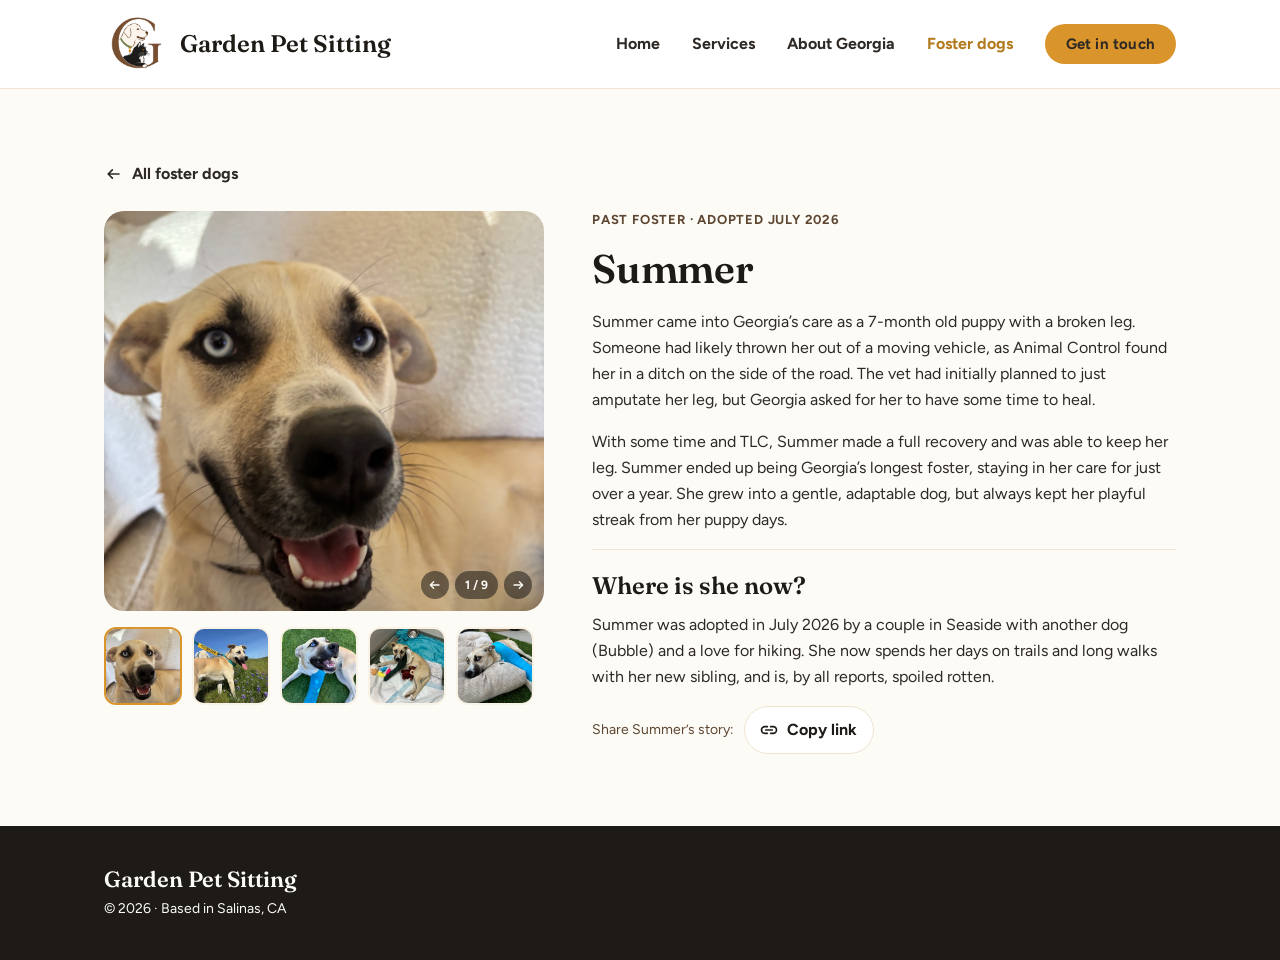
<file: fosters/summer.html>
<!DOCTYPE html>
<html lang="en">
<head>
  <meta charset="UTF-8">
  <meta name="viewport" content="width=device-width, initial-scale=1">
  <title>Summer · Foster dogs · Garden Pet Sitting</title>
  <meta name="description" content="A shepherd, pit bull, and husky mix who arrived with a broken leg. Now hiking the trails around Seaside with her new family.">
  <link rel="icon" type="image/svg+xml" href="../images/favicon.svg?v=2">
  <link rel="icon" type="image/png" sizes="64x64" href="../images/favicon.png?v=2">
  <link rel="apple-touch-icon" href="../images/apple-touch-icon.png?v=2">
  <link rel="preconnect" href="https://fonts.googleapis.com">
  <link rel="preconnect" href="https://fonts.gstatic.com" crossorigin>
  <link href="https://fonts.googleapis.com/css2?family=Fraunces:wght@600&family=Figtree:wght@400;700&display=swap" rel="stylesheet">
  <link rel="stylesheet" href="../css/styles.css?v=21">
</head>
<body>

  <!-- Icon sprite: one copy of each icon, referenced below with <use> -->
  <svg width="0" height="0" style="position:absolute" aria-hidden="true">
    <symbol id="i-menu" viewBox="0 0 24 24"><path d="M5 7H19M5 12H19M5 17H19" stroke-width="2" stroke-linecap="round"/></symbol>
    <symbol id="i-chevron" viewBox="0 0 24 24"><path d="M6 9l6 6 6-6" stroke-width="2" stroke-linecap="round" stroke-linejoin="round"/></symbol>
    <symbol id="i-share" viewBox="0 0 24 24"><path d="M12 4v10M7.5 8.5L12 4l4.5 4.5" stroke-width="2" stroke-linecap="round" stroke-linejoin="round"/><path d="M5 16v1a2 2 0 0 0 2 2h10a2 2 0 0 0 2-2v-1" stroke-width="2"/></symbol>
    <symbol id="i-link" viewBox="0 0 24 24"><path d="M10 16H7a4 4 0 0 1 0-8h3M16 12H8M14 16h3a4 4 0 0 0 0-8h-3" stroke-width="2" stroke-linecap="round" stroke-linejoin="round"/></symbol>
    <symbol id="i-external" viewBox="0 0 24 24"><path d="M20 10V4h-6M20 4l-8 8" stroke-width="2"/><path d="M11 5H7a2 2 0 0 0-2 2v10a2 2 0 0 0 2 2h10a2 2 0 0 0 2-2v-4" stroke-width="2" stroke-linecap="round"/></symbol>
    <symbol id="i-close" viewBox="0 0 24 24"><path d="M18 6L6 18M6 6L18 18" stroke-width="2" stroke-linecap="round"/></symbol>
    <symbol id="i-arrow" viewBox="0 0 24 24"><path d="M6 12H18M14 7L19 12L14 17" stroke-width="2" stroke-linecap="round" stroke-linejoin="round"/></symbol>
    <symbol id="i-star" viewBox="0 0 24 24"><path d="M10.14 6.63C10.93 4.67 11.32 3.69 12 3.69c.68 0 1.07.98 1.86 2.94l.03.09c.45 1.11.67 1.66 1.12 2 .45.34 1.05.39 2.24.5l.21.02c1.95.17 2.92.26 3.13.88.2.62-.52 1.28-1.96 2.59l-.48.44c-.73.67-1.1 1-1.27 1.43a1.99 1.99 0 0 0-.08.25c-.11.45 0 .94.21 1.9l.07.3c.39 1.78.59 2.66.24 3.05a1 1 0 0 1-.48.3c-.5.13-1.2-.44-2.61-1.59-.93-.75-1.39-1.13-1.92-1.22a2 2 0 0 0-.63 0c-.53.09-.99.47-1.92 1.22-1.41 1.15-2.11 1.72-2.61 1.59a1 1 0 0 1-.48-.3c-.34-.38-.15-1.27.25-3.04l.07-.3c.21-.97.32-1.45.21-1.9a2 2 0 0 0-.08-.25c-.17-.44-.54-.77-1.27-1.44l-.48-.44c-1.45-1.31-2.17-1.97-1.96-2.59.21-.62 1.18-.71 3.13-.88l.21-.02c1.19-.11 1.78-.16 2.24-.5.45-.34.67-.89 1.12-2l.04-.09Z" stroke-width="2"/></symbol>
    <symbol id="i-pin" viewBox="0 0 24 24"><path d="M12 21s-7-5.2-7-11a7 7 0 0 1 14 0c0 5.8-7 11-7 11Z" stroke-width="2"/><circle cx="12" cy="10" r="2.5" stroke-width="2"/></symbol>
    <symbol id="i-chat" viewBox="0 0 24 24"><path d="M4 12a8 8 0 0 1 8-8 8 8 0 0 1 8 8v5.09c0 .85 0 1.27-.13 1.61a2 2 0 0 1-1.17 1.17c-.34.13-.76.13-1.61.13H12a8 8 0 0 1-8-8Z" stroke-width="2"/><path d="M9 11h6M12 15h3" stroke-width="2" stroke-linecap="round"/></symbol>
    <symbol id="i-key" viewBox="0 0 24 24"><circle cx="9" cy="14" r="4" stroke-width="2"/><path d="M12 11l3.5-3.5M17 6l-1.5 1.5m0 0L18 10" stroke-width="2" stroke-linecap="round"/></symbol>
    <symbol id="i-paw" viewBox="0 0 24 24"><ellipse cx="12" cy="15.5" rx="4.5" ry="3.5" stroke-width="2"/><ellipse cx="5.8" cy="9.8" rx="2" ry="2.5" stroke-width="2"/><ellipse cx="12" cy="7.2" rx="2" ry="2.5" stroke-width="2"/><ellipse cx="18.2" cy="9.8" rx="2" ry="2.5" stroke-width="2"/></symbol>
    <symbol id="i-clock" viewBox="0 0 24 24"><circle cx="12" cy="12" r="7" stroke-width="2"/><path d="M5.96 3.14A4 4 0 0 0 3.14 5.96M18.04 3.14a4 4 0 0 1 2.82 2.82M12 8v3.75c0 .14.11.25.25.25H15" stroke-width="2" stroke-linecap="round"/></symbol>
    <symbol id="i-check" viewBox="0 0 24 24"><circle cx="12" cy="12" r="9" stroke-width="2"/><path d="M8 12l3 3 5-6" stroke-width="2"/></symbol>
    <symbol id="i-home" viewBox="0 0 24 24"><path d="M5 12.76c0-1.36 0-2.04.27-2.63.28-.6.79-1.04 1.82-1.92l1-.86C9.96 5.75 10.89 4.95 12 4.95s2.04.8 3.9 2.4l1 .86c1.03.88 1.55 1.32 1.83 1.92.27.6.27 1.27.27 2.63V17c0 1.89 0 2.83-.59 3.41-.58.59-1.53.59-3.41.59H9c-1.89 0-2.83 0-3.41-.59C5 19.83 5 18.89 5 17v-4.24Z" stroke-width="2"/><path d="M14.5 21v-5a1 1 0 0 0-1-1h-3a1 1 0 0 0-1 1v5" stroke-width="2" stroke-linecap="round"/></symbol>
    <symbol id="i-heart" viewBox="0 0 24 24"><path d="M4.45 13.91l6.95 6.53c.24.22.36.34.5.36a.5.5 0 0 0 .2 0c.14-.02.26-.14.5-.36l6.95-6.53c1.96-1.84 2.19-4.86.55-6.98l-.31-.4c-1.97-2.54-5.92-2.11-7.3.79-.2.4-.78.4-.98 0-1.38-2.9-5.33-3.33-7.3-.79l-.3.4c-1.65 2.12-1.41 5.14.55 6.98Z" stroke-width="2"/></symbol>
    <symbol id="i-facebook" viewBox="0 0 24 24"><path d="M13.5 21v-7.5H16l.5-3h-3V8.75C13.5 7.78 13.78 7 15 7h1.5V4.25S15.4 4 14.35 4C12.15 4 10.5 5.35 10.5 8.25v2.25H8v3h2.5V21" stroke-width="2" stroke-linejoin="round"/></symbol>
  </svg>

  <header class="site-header">
    <div class="site-header__inner">
      <a class="brand" href="../index.html">
        <img src="../images/logo.png" alt="Garden Pet Sitting logo">
        <span>Garden Pet Sitting</span>
      </a>
      <button class="nav__toggle" aria-label="Open menu" aria-expanded="false" aria-controls="site-nav" data-nav-toggle>
        <svg class="icon"><use href="#i-menu"/></svg>
      </button>
      <div class="nav-scrim" data-nav-scrim></div>
      <nav class="nav" id="site-nav" aria-label="Main">
        <a href="../index.html">Home</a>
        <a href="../services.html">Services</a>
        <a href="../about.html">About Georgia</a>
        <a href="../fosters.html" aria-current="page">Foster dogs</a>
        <a href="../reviews.html" data-nav-reviews hidden>Reviews</a>
        <a class="btn btn--primary" href="../index.html#inquiry" data-open-modal="inquiry">Get in touch</a>
      </nav>
    </div>
  </header>

  <main>
    <section class="section detail">
      <div class="container">
        <a class="back-link" href="../fosters.html"><svg class="icon icon--sm" style="transform:scaleX(-1)"><use href="#i-arrow"/></svg> All foster dogs</a>
        <div class="detail__inner">
          <div class="detail__head">
            <p class="caption"><a class="back-arrow" href="../fosters.html" aria-label="All foster dogs"><svg class="icon" style="transform:scaleX(-1)"><use href="#i-arrow"/></svg></a>Past foster · Adopted July 2026</p>
            <h1>Summer</h1>
          </div>
          <div class="gallery" data-gallery>
            <div class="gallery__main">
              <img src="../images/fosters/summer-1.jpg" alt="Summer" data-gallery-main>
              <div class="gallery__controls">
                <button class="gallery__arrow" data-gallery-prev aria-label="Previous photo"><svg class="icon" style="transform:scaleX(-1)"><use href="#i-arrow"/></svg></button>
                <span class="gallery__counter" data-gallery-counter>1 / 9</span>
                <button class="gallery__arrow" data-gallery-next aria-label="Next photo"><svg class="icon"><use href="#i-arrow"/></svg></button>
              </div>
            </div>
            <div class="gallery__thumbs">
            <button class="gallery__thumb is-active" data-index="0" aria-label="Photo 1"><img src="../images/fosters/summer-1.jpg" alt="" loading="lazy"></button>
            <button class="gallery__thumb" data-index="1" aria-label="Photo 2"><img src="../images/fosters/summer-2.jpg" alt="" loading="lazy"></button>
            <button class="gallery__thumb" data-index="2" aria-label="Photo 3"><img src="../images/fosters/summer-3.jpg" alt="" loading="lazy"></button>
            <button class="gallery__thumb" data-index="3" aria-label="Photo 4"><img src="../images/fosters/summer-4.jpg" alt="" loading="lazy"></button>
            <button class="gallery__thumb" data-index="4" aria-label="Photo 5"><img src="../images/fosters/summer-5.jpg" alt="" loading="lazy"></button>
            <button class="gallery__thumb" data-index="5" aria-label="Photo 6"><img src="../images/fosters/summer-6.jpg" alt="" loading="lazy"></button>
            <button class="gallery__thumb" data-index="6" aria-label="Photo 7"><img src="../images/fosters/summer-7.jpg" alt="" loading="lazy"></button>
            <button class="gallery__thumb" data-index="7" aria-label="Photo 8"><img src="../images/fosters/summer-8.jpg" alt="" loading="lazy"></button>
            <button class="gallery__thumb" data-index="8" aria-label="Photo 9"><img src="../images/fosters/summer-9.jpg" alt="" loading="lazy"></button>
            </div>
          </div>
          <div class="detail__story">
          <p>Summer came into Georgia’s care as a 7-month old puppy with a broken leg. Someone had likely thrown her out of a moving vehicle, as Animal Control found her in a ditch on the side of the road. The vet had initially planned to just amputate her leg, but Georgia asked for her to have some time to heal.</p>
          <p>With some time and TLC, Summer made a full recovery and was able to keep her leg. Summer ended up being Georgia’s longest foster, staying in her care for just over a year. She grew into a gentle, adaptable dog, but always kept her playful streak from her puppy days.</p>
            <div class="outcome">
              <h3>Where is she now?</h3>
          <p>Summer was adopted in July 2026 by a couple in Seaside with another dog (Bubble) and a love for hiking. She now spends her days on trails and long walks with her new sibling, and is, by all reports, spoiled rotten.</p>
            </div>
            <div class="share" data-share data-share-title="Summer · Garden Pet Sitting">
              <span class="body-small">Share Summer’s story:</span>
              <button class="pill" data-share-native hidden aria-label="Share"><svg class="icon icon--sm"><use href="#i-share"/></svg> <span>Share</span></button>
              <button class="pill" data-share-copy aria-label="Copy link"><svg class="icon icon--sm"><use href="#i-link"/></svg> <span>Copy link</span></button>
            </div>
          </div>
        </div>
      </div>
    </section>
  </main>

  <footer class="site-footer">
    <div class="container site-footer__inner">
      <div class="site-footer__brand">
        Garden Pet Sitting
        <small>© 2026 · Based in Salinas, CA</small>
      </div>
    </div>
  </footer>

  <!-- Inquiry modal (opened by the header's Get in touch button) -->
  <div class="modal" data-modal="inquiry" role="dialog" aria-modal="true" aria-labelledby="inquiry-title">
    <div class="modal__scrim" data-modal-close></div>
    <div class="modal__card modal__card--wide">
      <div class="modal__header">
        <h3 id="inquiry-title">Get in touch</h3>
        <button class="modal__close" data-modal-close aria-label="Close"><svg class="icon"><use href="#i-close"/></svg></button>
      </div>
      <p style="color: var(--color-text-secondary)">Georgia will reply within a day, usually sooner.</p>
      <form class="form form--modal" action="#" method="post" data-contact-form>
        <div class="visually-hidden" aria-hidden="true">
          <label for="m-website">Website</label>
          <input id="m-website" name="website" type="text" tabindex="-1" autocomplete="off">
        </div>
        <div class="field">
          <label id="m-service-label">Service</label>
          <div class="select" data-select>
            <input type="hidden" name="service" value="">
            <button class="select__trigger" type="button" aria-haspopup="listbox" aria-expanded="false" aria-labelledby="m-service-label">
              <span class="select__value" data-placeholder="Choose a service">Choose a service</span>
              <svg class="icon icon--sm"><use href="#i-chevron"/></svg>
            </button>
            <ul class="select__menu" role="listbox" tabindex="-1" hidden>
              <li class="select__option" role="option" data-value="In-home visits">In-home visits</li>
              <li class="select__option" role="option" data-value="Dog daycare">Dog daycare</li>
              <li class="select__option" role="option" data-value="Foster dog inquiry">Foster dog inquiry</li>
              <li class="select__option" role="option" data-value="Not sure yet">Not sure yet</li>
            </ul>
          </div>
        </div>
        <div class="field">
          <label for="m-name">Your name</label>
          <input id="m-name" name="name" type="text" placeholder="Jenna" required>
        </div>
        <div class="form__row">
          <div class="field">
            <label for="m-email">Email</label>
            <input id="m-email" name="email" type="email" placeholder="you@example.com" required>
          </div>
          <div class="field">
            <label for="m-phone">Phone</label>
            <input id="m-phone" name="phone" type="tel" placeholder="(831) 555-0123" autocomplete="tel">
          </div>
        </div>
        <div class="field">
          <label for="m-message">Message</label>
          <textarea id="m-message" name="message" placeholder="Tell Georgia about your pets and what you need!" required></textarea>
        </div>
        <div class="modal__actions">
          <button class="btn btn--link" type="button" data-modal-close>Cancel</button>
          <button class="btn btn--primary" type="submit">Send request</button>
        </div>
      </form>
    </div>
  </div>

  <!-- Confirmation modal (shown after either form is sent) -->
  <div class="modal" data-modal="confirm" role="dialog" aria-modal="true" aria-labelledby="modal-title">
    <div class="modal__scrim" data-modal-close></div>
    <div class="modal__card">
      <div class="modal__header">
        <h3 id="modal-title">Thanks for reaching out!</h3>
        <button class="modal__close" data-modal-close aria-label="Close"><svg class="icon"><use href="#i-close"/></svg></button>
      </div>
      <p>Your message is on its way to Georgia. She’ll get back to you within a day, usually sooner.</p>
      <div class="modal__actions">
        <button class="btn btn--primary" data-modal-close>Done</button>
      </div>
    </div>
  </div>

  <script src="../js/main.js?v=21"></script>
  <script src="../js/reviews.js?v=21"></script>
</body>
</html>
</file>
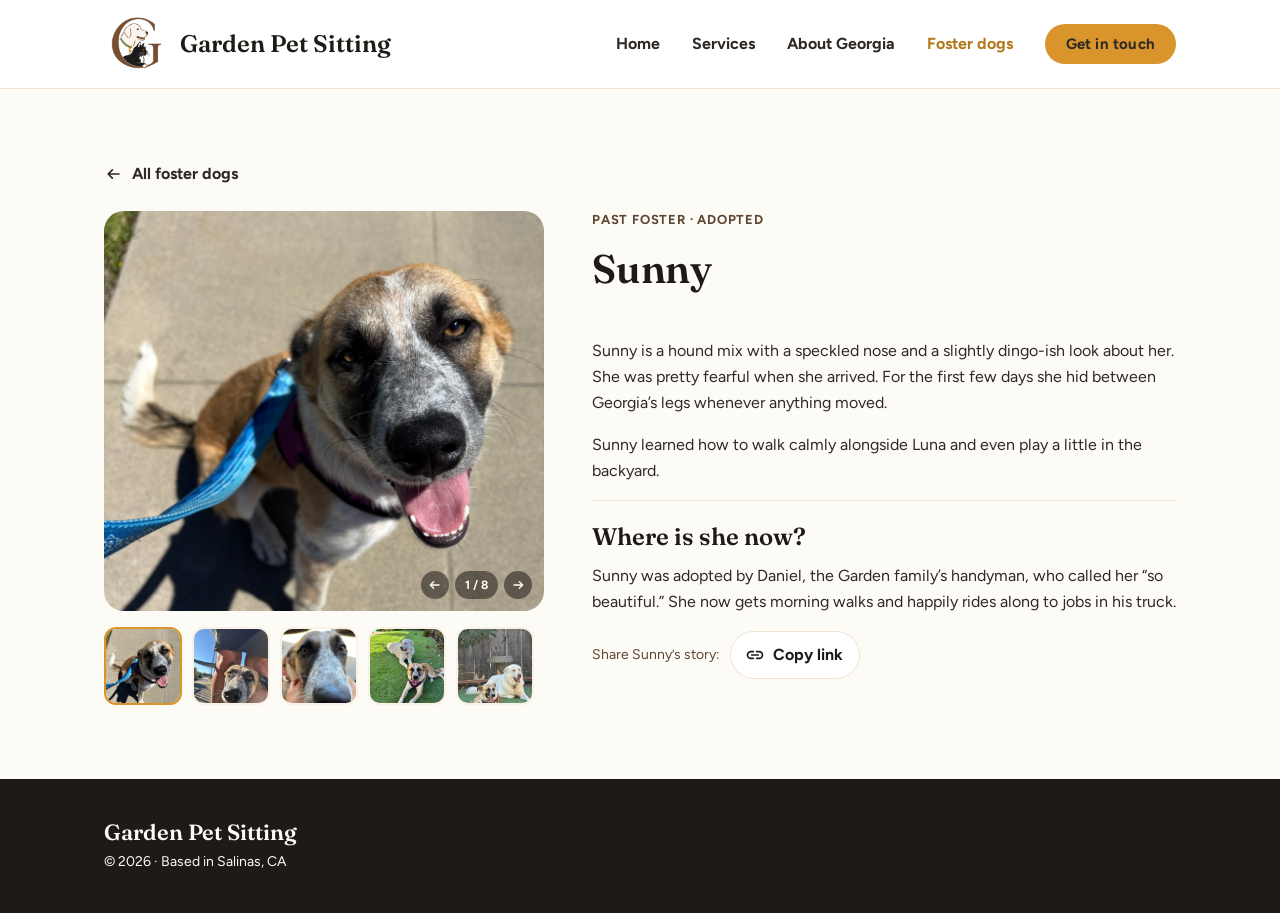
<file: fosters/sunny.html>
<!DOCTYPE html>
<html lang="en">
<head>
  <meta charset="UTF-8">
  <meta name="viewport" content="width=device-width, initial-scale=1">
  <title>Sunny · Foster dogs · Garden Pet Sitting</title>
  <meta name="description" content="A scared, dingo-looking hound mix who hid between Georgia’s legs. Now rides shotgun in a handyman’s truck.">
  <link rel="icon" type="image/svg+xml" href="../images/favicon.svg?v=2">
  <link rel="icon" type="image/png" sizes="64x64" href="../images/favicon.png?v=2">
  <link rel="apple-touch-icon" href="../images/apple-touch-icon.png?v=2">
  <link rel="preconnect" href="https://fonts.googleapis.com">
  <link rel="preconnect" href="https://fonts.gstatic.com" crossorigin>
  <link href="https://fonts.googleapis.com/css2?family=Fraunces:wght@600&family=Figtree:wght@400;700&display=swap" rel="stylesheet">
  <link rel="stylesheet" href="../css/styles.css?v=21">
</head>
<body>

  <!-- Icon sprite: one copy of each icon, referenced below with <use> -->
  <svg width="0" height="0" style="position:absolute" aria-hidden="true">
    <symbol id="i-menu" viewBox="0 0 24 24"><path d="M5 7H19M5 12H19M5 17H19" stroke-width="2" stroke-linecap="round"/></symbol>
    <symbol id="i-chevron" viewBox="0 0 24 24"><path d="M6 9l6 6 6-6" stroke-width="2" stroke-linecap="round" stroke-linejoin="round"/></symbol>
    <symbol id="i-share" viewBox="0 0 24 24"><path d="M12 4v10M7.5 8.5L12 4l4.5 4.5" stroke-width="2" stroke-linecap="round" stroke-linejoin="round"/><path d="M5 16v1a2 2 0 0 0 2 2h10a2 2 0 0 0 2-2v-1" stroke-width="2"/></symbol>
    <symbol id="i-link" viewBox="0 0 24 24"><path d="M10 16H7a4 4 0 0 1 0-8h3M16 12H8M14 16h3a4 4 0 0 0 0-8h-3" stroke-width="2" stroke-linecap="round" stroke-linejoin="round"/></symbol>
    <symbol id="i-external" viewBox="0 0 24 24"><path d="M20 10V4h-6M20 4l-8 8" stroke-width="2"/><path d="M11 5H7a2 2 0 0 0-2 2v10a2 2 0 0 0 2 2h10a2 2 0 0 0 2-2v-4" stroke-width="2" stroke-linecap="round"/></symbol>
    <symbol id="i-close" viewBox="0 0 24 24"><path d="M18 6L6 18M6 6L18 18" stroke-width="2" stroke-linecap="round"/></symbol>
    <symbol id="i-arrow" viewBox="0 0 24 24"><path d="M6 12H18M14 7L19 12L14 17" stroke-width="2" stroke-linecap="round" stroke-linejoin="round"/></symbol>
    <symbol id="i-star" viewBox="0 0 24 24"><path d="M10.14 6.63C10.93 4.67 11.32 3.69 12 3.69c.68 0 1.07.98 1.86 2.94l.03.09c.45 1.11.67 1.66 1.12 2 .45.34 1.05.39 2.24.5l.21.02c1.95.17 2.92.26 3.13.88.2.62-.52 1.28-1.96 2.59l-.48.44c-.73.67-1.1 1-1.27 1.43a1.99 1.99 0 0 0-.08.25c-.11.45 0 .94.21 1.9l.07.3c.39 1.78.59 2.66.24 3.05a1 1 0 0 1-.48.3c-.5.13-1.2-.44-2.61-1.59-.93-.75-1.39-1.13-1.92-1.22a2 2 0 0 0-.63 0c-.53.09-.99.47-1.92 1.22-1.41 1.15-2.11 1.72-2.61 1.59a1 1 0 0 1-.48-.3c-.34-.38-.15-1.27.25-3.04l.07-.3c.21-.97.32-1.45.21-1.9a2 2 0 0 0-.08-.25c-.17-.44-.54-.77-1.27-1.44l-.48-.44c-1.45-1.31-2.17-1.97-1.96-2.59.21-.62 1.18-.71 3.13-.88l.21-.02c1.19-.11 1.78-.16 2.24-.5.45-.34.67-.89 1.12-2l.04-.09Z" stroke-width="2"/></symbol>
    <symbol id="i-pin" viewBox="0 0 24 24"><path d="M12 21s-7-5.2-7-11a7 7 0 0 1 14 0c0 5.8-7 11-7 11Z" stroke-width="2"/><circle cx="12" cy="10" r="2.5" stroke-width="2"/></symbol>
    <symbol id="i-chat" viewBox="0 0 24 24"><path d="M4 12a8 8 0 0 1 8-8 8 8 0 0 1 8 8v5.09c0 .85 0 1.27-.13 1.61a2 2 0 0 1-1.17 1.17c-.34.13-.76.13-1.61.13H12a8 8 0 0 1-8-8Z" stroke-width="2"/><path d="M9 11h6M12 15h3" stroke-width="2" stroke-linecap="round"/></symbol>
    <symbol id="i-key" viewBox="0 0 24 24"><circle cx="9" cy="14" r="4" stroke-width="2"/><path d="M12 11l3.5-3.5M17 6l-1.5 1.5m0 0L18 10" stroke-width="2" stroke-linecap="round"/></symbol>
    <symbol id="i-paw" viewBox="0 0 24 24"><ellipse cx="12" cy="15.5" rx="4.5" ry="3.5" stroke-width="2"/><ellipse cx="5.8" cy="9.8" rx="2" ry="2.5" stroke-width="2"/><ellipse cx="12" cy="7.2" rx="2" ry="2.5" stroke-width="2"/><ellipse cx="18.2" cy="9.8" rx="2" ry="2.5" stroke-width="2"/></symbol>
    <symbol id="i-clock" viewBox="0 0 24 24"><circle cx="12" cy="12" r="7" stroke-width="2"/><path d="M5.96 3.14A4 4 0 0 0 3.14 5.96M18.04 3.14a4 4 0 0 1 2.82 2.82M12 8v3.75c0 .14.11.25.25.25H15" stroke-width="2" stroke-linecap="round"/></symbol>
    <symbol id="i-check" viewBox="0 0 24 24"><circle cx="12" cy="12" r="9" stroke-width="2"/><path d="M8 12l3 3 5-6" stroke-width="2"/></symbol>
    <symbol id="i-home" viewBox="0 0 24 24"><path d="M5 12.76c0-1.36 0-2.04.27-2.63.28-.6.79-1.04 1.82-1.92l1-.86C9.96 5.75 10.89 4.95 12 4.95s2.04.8 3.9 2.4l1 .86c1.03.88 1.55 1.32 1.83 1.92.27.6.27 1.27.27 2.63V17c0 1.89 0 2.83-.59 3.41-.58.59-1.53.59-3.41.59H9c-1.89 0-2.83 0-3.41-.59C5 19.83 5 18.89 5 17v-4.24Z" stroke-width="2"/><path d="M14.5 21v-5a1 1 0 0 0-1-1h-3a1 1 0 0 0-1 1v5" stroke-width="2" stroke-linecap="round"/></symbol>
    <symbol id="i-heart" viewBox="0 0 24 24"><path d="M4.45 13.91l6.95 6.53c.24.22.36.34.5.36a.5.5 0 0 0 .2 0c.14-.02.26-.14.5-.36l6.95-6.53c1.96-1.84 2.19-4.86.55-6.98l-.31-.4c-1.97-2.54-5.92-2.11-7.3.79-.2.4-.78.4-.98 0-1.38-2.9-5.33-3.33-7.3-.79l-.3.4c-1.65 2.12-1.41 5.14.55 6.98Z" stroke-width="2"/></symbol>
    <symbol id="i-facebook" viewBox="0 0 24 24"><path d="M13.5 21v-7.5H16l.5-3h-3V8.75C13.5 7.78 13.78 7 15 7h1.5V4.25S15.4 4 14.35 4C12.15 4 10.5 5.35 10.5 8.25v2.25H8v3h2.5V21" stroke-width="2" stroke-linejoin="round"/></symbol>
  </svg>

  <header class="site-header">
    <div class="site-header__inner">
      <a class="brand" href="../index.html">
        <img src="../images/logo.png" alt="Garden Pet Sitting logo">
        <span>Garden Pet Sitting</span>
      </a>
      <button class="nav__toggle" aria-label="Open menu" aria-expanded="false" aria-controls="site-nav" data-nav-toggle>
        <svg class="icon"><use href="#i-menu"/></svg>
      </button>
      <div class="nav-scrim" data-nav-scrim></div>
      <nav class="nav" id="site-nav" aria-label="Main">
        <a href="../index.html">Home</a>
        <a href="../services.html">Services</a>
        <a href="../about.html">About Georgia</a>
        <a href="../fosters.html" aria-current="page">Foster dogs</a>
        <a href="../reviews.html" data-nav-reviews hidden>Reviews</a>
        <a class="btn btn--primary" href="../index.html#inquiry" data-open-modal="inquiry">Get in touch</a>
      </nav>
    </div>
  </header>

  <main>
    <section class="section detail">
      <div class="container">
        <a class="back-link" href="../fosters.html"><svg class="icon icon--sm" style="transform:scaleX(-1)"><use href="#i-arrow"/></svg> All foster dogs</a>
        <div class="detail__inner">
          <div class="detail__head">
            <p class="caption"><a class="back-arrow" href="../fosters.html" aria-label="All foster dogs"><svg class="icon" style="transform:scaleX(-1)"><use href="#i-arrow"/></svg></a>Past foster · Adopted</p>
            <h1>Sunny</h1>
          </div>
          <div class="gallery" data-gallery>
            <div class="gallery__main">
              <img src="../images/fosters/sunny-1.jpg" alt="Sunny" data-gallery-main>
              <div class="gallery__controls">
                <button class="gallery__arrow" data-gallery-prev aria-label="Previous photo"><svg class="icon" style="transform:scaleX(-1)"><use href="#i-arrow"/></svg></button>
                <span class="gallery__counter" data-gallery-counter>1 / 8</span>
                <button class="gallery__arrow" data-gallery-next aria-label="Next photo"><svg class="icon"><use href="#i-arrow"/></svg></button>
              </div>
            </div>
            <div class="gallery__thumbs">
            <button class="gallery__thumb is-active" data-index="0" aria-label="Photo 1"><img src="../images/fosters/sunny-1.jpg" alt="" loading="lazy"></button>
            <button class="gallery__thumb" data-index="1" aria-label="Photo 2"><img src="../images/fosters/sunny-2.jpg" alt="" loading="lazy"></button>
            <button class="gallery__thumb" data-index="2" aria-label="Photo 3"><img src="../images/fosters/sunny-3.jpg" alt="" loading="lazy"></button>
            <button class="gallery__thumb" data-index="3" aria-label="Photo 4"><img src="../images/fosters/sunny-4.jpg" alt="" loading="lazy"></button>
            <button class="gallery__thumb" data-index="4" aria-label="Photo 5"><img src="../images/fosters/sunny-5.jpg" alt="" loading="lazy"></button>
            <button class="gallery__thumb" data-index="5" aria-label="Photo 6"><img src="../images/fosters/sunny-6.jpg" alt="" loading="lazy"></button>
            <button class="gallery__thumb" data-index="6" aria-label="Photo 7"><img src="../images/fosters/sunny-7.jpg" alt="" loading="lazy"></button>
            <button class="gallery__thumb" data-index="7" aria-label="Photo 8"><img src="../images/fosters/sunny-8.jpg" alt="" loading="lazy"></button>
            </div>
          </div>
          <div class="detail__story">
          <p>Sunny is a hound mix with a speckled nose and a slightly dingo-ish look about her. She was pretty fearful when she arrived. For the first few days she hid between Georgia’s legs whenever anything moved.</p>
          <p>Sunny learned how to walk calmly alongside Luna and even play a little in the backyard.</p>
            <div class="outcome">
              <h3>Where is she now?</h3>
          <p>Sunny was adopted by Daniel, the Garden family’s handyman, who called her “so beautiful.” She now gets morning walks and happily rides along to jobs in his truck.</p>
            </div>
            <div class="share" data-share data-share-title="Sunny · Garden Pet Sitting">
              <span class="body-small">Share Sunny’s story:</span>
              <button class="pill" data-share-native hidden aria-label="Share"><svg class="icon icon--sm"><use href="#i-share"/></svg> <span>Share</span></button>
              <button class="pill" data-share-copy aria-label="Copy link"><svg class="icon icon--sm"><use href="#i-link"/></svg> <span>Copy link</span></button>
            </div>
          </div>
        </div>
      </div>
    </section>
  </main>

  <footer class="site-footer">
    <div class="container site-footer__inner">
      <div class="site-footer__brand">
        Garden Pet Sitting
        <small>© 2026 · Based in Salinas, CA</small>
      </div>
    </div>
  </footer>

  <!-- Inquiry modal (opened by the header's Get in touch button) -->
  <div class="modal" data-modal="inquiry" role="dialog" aria-modal="true" aria-labelledby="inquiry-title">
    <div class="modal__scrim" data-modal-close></div>
    <div class="modal__card modal__card--wide">
      <div class="modal__header">
        <h3 id="inquiry-title">Get in touch</h3>
        <button class="modal__close" data-modal-close aria-label="Close"><svg class="icon"><use href="#i-close"/></svg></button>
      </div>
      <p style="color: var(--color-text-secondary)">Georgia will reply within a day, usually sooner.</p>
      <form class="form form--modal" action="#" method="post" data-contact-form>
        <div class="visually-hidden" aria-hidden="true">
          <label for="m-website">Website</label>
          <input id="m-website" name="website" type="text" tabindex="-1" autocomplete="off">
        </div>
        <div class="field">
          <label id="m-service-label">Service</label>
          <div class="select" data-select>
            <input type="hidden" name="service" value="">
            <button class="select__trigger" type="button" aria-haspopup="listbox" aria-expanded="false" aria-labelledby="m-service-label">
              <span class="select__value" data-placeholder="Choose a service">Choose a service</span>
              <svg class="icon icon--sm"><use href="#i-chevron"/></svg>
            </button>
            <ul class="select__menu" role="listbox" tabindex="-1" hidden>
              <li class="select__option" role="option" data-value="In-home visits">In-home visits</li>
              <li class="select__option" role="option" data-value="Dog daycare">Dog daycare</li>
              <li class="select__option" role="option" data-value="Foster dog inquiry">Foster dog inquiry</li>
              <li class="select__option" role="option" data-value="Not sure yet">Not sure yet</li>
            </ul>
          </div>
        </div>
        <div class="field">
          <label for="m-name">Your name</label>
          <input id="m-name" name="name" type="text" placeholder="Jenna" required>
        </div>
        <div class="form__row">
          <div class="field">
            <label for="m-email">Email</label>
            <input id="m-email" name="email" type="email" placeholder="you@example.com" required>
          </div>
          <div class="field">
            <label for="m-phone">Phone</label>
            <input id="m-phone" name="phone" type="tel" placeholder="(831) 555-0123" autocomplete="tel">
          </div>
        </div>
        <div class="field">
          <label for="m-message">Message</label>
          <textarea id="m-message" name="message" placeholder="Tell Georgia about your pets and what you need!" required></textarea>
        </div>
        <div class="modal__actions">
          <button class="btn btn--link" type="button" data-modal-close>Cancel</button>
          <button class="btn btn--primary" type="submit">Send request</button>
        </div>
      </form>
    </div>
  </div>

  <!-- Confirmation modal (shown after either form is sent) -->
  <div class="modal" data-modal="confirm" role="dialog" aria-modal="true" aria-labelledby="modal-title">
    <div class="modal__scrim" data-modal-close></div>
    <div class="modal__card">
      <div class="modal__header">
        <h3 id="modal-title">Thanks for reaching out!</h3>
        <button class="modal__close" data-modal-close aria-label="Close"><svg class="icon"><use href="#i-close"/></svg></button>
      </div>
      <p>Your message is on its way to Georgia. She’ll get back to you within a day, usually sooner.</p>
      <div class="modal__actions">
        <button class="btn btn--primary" data-modal-close>Done</button>
      </div>
    </div>
  </div>

  <script src="../js/main.js?v=21"></script>
  <script src="../js/reviews.js?v=21"></script>
</body>
</html>
</file>
<file: css/styles.css>
/* ==========================================================================
   Garden Pet Sitting — styles
   These variables mirror the Figma design tokens one-to-one.
   Change a value here and it updates everywhere on the site.
   ========================================================================== */

:root {
  /* Primitive colors (named after the pets) */
  --white: #FFFFFF;
  --cream-50: #FDFBF6;
  --cream-100: #F9F2E7;
  --cream-200: #F0E4D0;
  --honey-100: #F8E9C9;
  --honey-500: #D9952B;
  --honey-600: #B37A1E;
  --brown-500: #8A6B4F;
  --brown-700: #5E4732;
  --charcoal-800: #2E2925;
  --charcoal-900: #1E1A16;
  --sage-100: #E7ECDF;
  --sage-500: #7B8C6E;
  --sage-700: #54634A;

  /* Semantic colors (the "job" each color does) */
  --color-bg-page: var(--cream-50);
  --color-bg-section: var(--cream-100);
  --color-bg-card: var(--white);
  --color-bg-accent-soft: var(--honey-100);
  --color-bg-sage-soft: var(--sage-100);
  --color-text-heading: var(--charcoal-900);
  --color-text-body: var(--charcoal-800);
  --color-text-secondary: var(--brown-700);
  --color-text-on-accent: var(--charcoal-900);
  --color-text-on-dark: var(--cream-50);
  --color-accent: var(--honey-500);
  --color-accent-hover: var(--honey-600);
  --color-secondary: var(--sage-500);
  --color-secondary-deep: var(--sage-700);
  --color-border: var(--cream-200);
  --color-footer-bg: var(--charcoal-900);

  /* Spacing (4px rhythm) */
  --spacing-xs: 4px;
  --spacing-sm: 8px;
  --spacing-md: 16px;
  --spacing-lg: 24px;
  --spacing-xl: 32px;
  --spacing-2xl: 48px;
  --spacing-3xl: 64px;

  /* Corners */
  --radius-sm: 8px;
  --radius-md: 12px;
  --radius-lg: 20px;
  --radius-full: 999px;

  /* Shadows */
  --shadow-card: 0 1px 2px rgba(46, 36, 23, 0.04), 0 8px 24px -4px rgba(46, 36, 23, 0.07); /* soft two-layer lift, matches Figma Shadow/Card */
  --shadow-modal: 0 16px 48px rgba(31, 26, 18, 0.25);

  /* Type */
  --font-heading: "Fraunces", Georgia, serif;
  --font-body: "Figtree", "Helvetica Neue", Arial, sans-serif;

  --content-width: 1200px;
}

/* --------------------------------------------------------------------------
   Reset & base
   -------------------------------------------------------------------------- */
*, *::before, *::after { box-sizing: border-box; }
html { scroll-behavior: smooth; }
body {
  margin: 0;
  background: var(--color-bg-page);
  color: var(--color-text-body);
  font-family: var(--font-body);
  font-size: 16px;
  line-height: 26px;
  -webkit-font-smoothing: antialiased;
}
img { max-width: 100%; display: block; }
a { color: inherit; }
button { font: inherit; cursor: pointer; }
.visually-hidden {
  position: absolute; width: 1px; height: 1px; overflow: hidden;
  clip: rect(0 0 0 0); white-space: nowrap;
}

/* Typography — matches the Figma text styles */
h1, h2, h3 { font-family: var(--font-heading); font-weight: 600; color: var(--color-text-heading); margin: 0; }
.display { font-size: clamp(36px, 4.5vw, 56px); line-height: 1.15; letter-spacing: -0.5px; }
h1 { font-size: clamp(32px, 3.4vw, 40px); line-height: 1.2; letter-spacing: -0.25px; }
h2 { font-size: clamp(26px, 2.8vw, 32px); line-height: 1.25; }
h3 { font-size: 24px; line-height: 32px; }
h4, .h4 { font-family: var(--font-heading); font-weight: 600; font-size: 20px; line-height: 28px; color: var(--color-text-heading); margin: 0; }
p { margin: 0; }
.body-large { font-size: 18px; line-height: 28px; }
.body-small { font-size: 14px; line-height: 22px; }
.caption {
  font-size: 13px; line-height: 18px; font-weight: 700;
  letter-spacing: 0.8px; text-transform: uppercase; color: var(--color-text-secondary);
}

/* Layout helpers */
.container { max-width: var(--content-width); margin: 0 auto; padding: 0 clamp(24px, 5vw, 64px); }
.section { padding: clamp(40px, 6vw, 72px) 0; }
.section--tinted { background: var(--color-bg-section); }
.section--sage { background: var(--color-bg-sage-soft); }
.section-title { text-align: center; margin-bottom: var(--spacing-xl); }

/* --------------------------------------------------------------------------
   Buttons (Primary, Secondary, Link)
   -------------------------------------------------------------------------- */
.btn {
  display: inline-flex; align-items: center; justify-content: center; gap: var(--spacing-sm);
  padding: 12px var(--spacing-lg);
  border-radius: var(--radius-full);
  font-weight: 700; font-size: 16px; line-height: 24px; letter-spacing: 0.2px;
  text-decoration: none; border: 1.5px solid transparent; white-space: nowrap;
  transition: background-color .15s ease, border-color .15s ease, color .15s ease;
}
.btn--primary { background: var(--color-accent); color: var(--color-text-on-accent); }
.btn--primary:hover { background: var(--color-accent-hover); }
.btn--secondary { background: var(--color-bg-card); border-color: var(--color-accent); color: var(--color-text-heading); }
.btn--secondary:hover { background: var(--color-bg-accent-soft); }
.btn--link { padding: 0; border: 0; background: none; text-decoration: underline; color: var(--color-text-heading); }
.btn--link:hover { color: var(--color-accent-hover); }
.btn--block { width: 100%; }

/* Icons (inline SVG sprite) */
.icon { width: 24px; height: 24px; flex: none; stroke: currentColor; fill: none; }
.icon--sm { width: 20px; height: 20px; }

/* --------------------------------------------------------------------------
   Header
   -------------------------------------------------------------------------- */
.site-header {
  background: var(--color-bg-card);
  border-bottom: 1px solid var(--color-border);
  position: sticky; top: 0; z-index: 20;
}
.site-header__inner {
  display: flex; align-items: center; justify-content: space-between;
  padding: 12px clamp(20px, 5vw, 64px); max-width: var(--content-width); margin: 0 auto;
}
.brand { display: flex; align-items: center; gap: 12px; text-decoration: none; color: var(--color-text-heading); }
.brand img { width: clamp(44px, 5vw, 64px); height: auto; transition: width .2s ease; }
.brand span { font-family: var(--font-heading); font-weight: 600; font-size: clamp(20px, 2vw, 24px); line-height: 1.3; white-space: nowrap; transition: font-size .2s ease; }
.nav { display: flex; align-items: center; gap: clamp(20px, 2.5vw, 32px); }
.nav a { font-weight: 700; text-decoration: none; color: var(--color-text-body); white-space: nowrap; }
.nav a:not(.btn):hover { color: var(--color-accent-hover); }
.nav .btn { padding: 8px 20px; font-size: 15px; line-height: 22px; } /* a size smaller in the header */
.nav__toggle { display: none; background: none; border: 0; padding: 10px; color: var(--color-text-body); }

/* --------------------------------------------------------------------------
   Hero (with photo carousel)
   -------------------------------------------------------------------------- */
.hero { padding: clamp(40px, 6vw, 72px) 0; }
.hero__inner { display: grid; grid-template-columns: minmax(0, 1.1fr) minmax(0, 0.9fr); gap: clamp(24px, 5vw, 64px); align-items: stretch; }
/* The photo stretches to exactly the height of the text column (headline through buttons) */
.hero .carousel { aspect-ratio: auto; height: 100%; min-height: 300px; width: 100%; max-width: 520px; justify-self: end; }
.hero__text { display: grid; gap: var(--spacing-lg); }
.hero__actions { display: flex; gap: var(--spacing-md); flex-wrap: wrap; }

.carousel { position: relative; border-radius: var(--radius-lg); overflow: hidden; aspect-ratio: 480 / 380; background: var(--color-bg-section); }
.carousel__slide { position: absolute; inset: 0; opacity: 0; transition: opacity .5s ease; }
.carousel__slide img { width: 100%; height: 100%; object-fit: cover; }
.carousel__slide.is-active { opacity: 1; }
.carousel__dots {
  position: absolute; left: 50%; bottom: 12px; transform: translateX(-50%);
  display: flex; gap: 6px; padding: 6px 8px; border-radius: var(--radius-full);
  background: rgba(30, 26, 22, .35);
}
.carousel__dot { width: 8px; height: 8px; border-radius: 50%; border: 0; padding: 0; background: rgba(253, 251, 246, .8); }
.carousel__dot.is-active { background: var(--color-accent); }
.carousel__arrow {
  position: absolute; bottom: 12px; width: 28px; height: 28px; border-radius: 50%; border: 0;
  background: rgba(30, 26, 22, .55); color: var(--cream-50); display: grid; place-items: center;
}
.carousel__arrow .icon { width: 16px; height: 16px; }
.carousel__arrow--prev { right: 46px; }
.carousel__arrow--next { right: 12px; }

/* --------------------------------------------------------------------------
   Trust bar
   -------------------------------------------------------------------------- */
.trust { background: var(--color-bg-section); padding: 28px 0; }
.trust__list { list-style: none; margin: 0; padding: 0; display: flex; justify-content: center; gap: var(--spacing-xl); flex-wrap: wrap; }
.trust__list li { display: flex; align-items: center; gap: 10px; font-weight: 700; }

/* --------------------------------------------------------------------------
   Cards
   -------------------------------------------------------------------------- */
.service-grid { display: grid; grid-template-columns: repeat(3, 1fr); gap: var(--spacing-lg); }
.service-card {
  background: var(--color-bg-card); border-radius: var(--radius-lg); box-shadow: var(--shadow-card);
  padding: var(--spacing-lg); display: grid; gap: var(--spacing-md); align-content: start;
}
.service-card h3 { font-size: 20px; line-height: 28px; }
.icon-chip {
  width: 48px; height: 48px; border-radius: 50%; background: var(--color-bg-accent-soft);
  display: grid; place-items: center; color: var(--color-text-body);
}

.pet-grid { display: flex; justify-content: center; gap: var(--spacing-lg); flex-wrap: wrap; }
.pet-card {
  flex: 1 1 260px; max-width: 340px; background: var(--color-bg-card); border-radius: var(--radius-lg);
  box-shadow: var(--shadow-card); overflow: hidden; text-decoration: none; color: inherit;
}
.pet-card__photo { aspect-ratio: 340 / 220; object-fit: cover; object-position: 50% 15%; width: 100%; }
.pet-card__body { padding: 20px var(--spacing-lg) var(--spacing-lg); display: grid; gap: var(--spacing-sm); }

/* --------------------------------------------------------------------------
   Photo break
   -------------------------------------------------------------------------- */
.photo-break { position: relative; height: clamp(240px, 28vw, 360px); overflow: hidden; background: var(--cream-200); }
.photo-break img { width: 100%; height: 100%; object-fit: cover; object-position: 50% 12%; }
.photo-break::after {
  content: ""; position: absolute; inset: 0;
  background: linear-gradient(to bottom, rgba(30,26,22,0) 45%, rgba(30,26,22,.55) 100%);
}
.photo-break__caption { position: absolute; left: var(--spacing-3xl); bottom: var(--spacing-3xl); z-index: 1; color: var(--cream-50); }
.photo-break__caption h2 { color: inherit; }
.photo-break__caption .caption { color: inherit; opacity: .85; margin-top: 4px; }

/* --------------------------------------------------------------------------
   Inner pages: intro + alternating feature sections (Services, Foster dogs)
   -------------------------------------------------------------------------- */
.page-intro { padding: clamp(40px, 6vw, 64px) 0 8px; }
.page-intro .container { display: grid; gap: var(--spacing-md); }
.feature { padding: clamp(32px, 4vw, 48px) 0; }
.feature__inner { display: grid; grid-template-columns: minmax(0, 1.1fr) minmax(0, 0.9fr); gap: clamp(24px, 4vw, 48px); align-items: center; }
.feature--flip .feature__text { order: 2; }
.feature--flip .feature__inner { grid-template-columns: minmax(0, 0.9fr) minmax(0, 1.1fr); }
.feature__text { display: grid; gap: var(--spacing-md); justify-items: start; }
.feature__title { display: flex; align-items: center; gap: var(--spacing-md); }
.feature__note { display: inline-flex; align-items: center; gap: 6px; }
.feature__photo { width: 100%; max-width: 440px; aspect-ratio: 440 / 400; object-fit: cover; border-radius: var(--radius-lg); justify-self: end; }
.feature--flip .feature__photo { justify-self: start; }
.feature__photo--map { aspect-ratio: 3 / 2; object-fit: cover; max-width: 560px; }
.bullets { margin: 0; padding-left: 1.2em; display: grid; gap: 6px; }
.bullets li { padding-left: 4px; }
.bullets li::marker { color: var(--color-text-secondary); }
[aria-current="page"] { color: var(--color-accent-hover) !important; }

/* Inner-page extras: About, Foster dogs, dog detail pages */
.feature__inner--top { align-items: start; }
.feature__inner--photo-first { grid-template-columns: minmax(0, 440px) minmax(0, 1fr); }
.feature__text--prose { gap: 20px; justify-items: stretch; }
.feature__photo--tall { aspect-ratio: 440 / 480; justify-self: start; }
.carousel--story { width: 100%; aspect-ratio: 400 / 460; max-width: 400px; justify-self: end; }
.org-links { display: grid; gap: 12px; justify-items: start; }
.org-links a, .org-link { display: inline-flex; align-items: center; gap: 8px; font-weight: 700; color: var(--color-text-heading); }
.photo-strip { display: grid; grid-template-columns: repeat(3, 1fr); gap: var(--spacing-lg); }
.photo-strip img { width: 100%; aspect-ratio: 341 / 320; object-fit: cover; object-position: 50% 12%; border-radius: var(--radius-lg); }
.featured { background: var(--color-bg-accent-soft); padding: clamp(40px, 5vw, 56px) 0; }
.featured .carousel--story { justify-self: start; }
.featured__title { display: flex; align-items: center; justify-content: space-between; gap: var(--spacing-md); justify-self: stretch; }
.featured__title h2 { margin: 0; }
.featured__title .share { flex-wrap: nowrap; }

.row-head { display: flex; justify-content: space-between; align-items: center; gap: var(--spacing-lg); margin-bottom: var(--spacing-lg); }
.row-head h2 { margin-bottom: 6px; }
.row-head__controls { display: flex; gap: 12px; }
.round-btn {
  width: 48px; height: 48px; border-radius: 50%; border: 1.5px solid var(--color-border); background: var(--color-bg-card);
  display: grid; place-items: center; color: var(--color-text-body);
}
.round-btn:hover { border-color: var(--color-accent); }
.card-row { display: flex; gap: var(--spacing-lg); overflow-x: auto; scroll-snap-type: x mandatory; padding: 12px 24px 40px; margin: -12px -24px -16px; scrollbar-width: none; } /* extra padding so card shadows are not clipped by the scroll box */
.card-row::-webkit-scrollbar { display: none; }
.pet-card--carousel { flex: 0 0 250px; scroll-snap-align: start; max-width: none; }
.pet-card--carousel .pet-card__photo { aspect-ratio: 250 / 250; }

/* Dog detail page */
.back-link { display: inline-flex; align-items: center; gap: 8px; font-weight: 700; color: var(--color-text-body); text-decoration: none; margin-bottom: var(--spacing-lg); }
.back-link:hover { color: var(--color-accent-hover); }
.detail__inner {
  display: grid; grid-template-columns: 440px minmax(0, 1fr); column-gap: clamp(24px, 4vw, 48px); row-gap: var(--spacing-md); align-items: start;
  grid-template-areas: "gallery head" "gallery story";
}
.detail__head { grid-area: head; display: grid; gap: var(--spacing-md); }
.detail__head .caption { display: flex; align-items: center; gap: 8px; }
.back-arrow { display: none; color: inherit; line-height: 0; }
.back-arrow .icon { width: 18px; height: 18px; }
.detail__story { grid-area: story; }
.gallery { grid-area: gallery; }
.detail__story { display: grid; gap: var(--spacing-md); }
.outcome { border-top: 1px solid var(--color-border); padding-top: 20px; display: grid; gap: 10px; }
.outcome__row { display: grid; grid-template-columns: 200px 1fr; gap: 20px; align-items: start; }
.outcome__photo { width: 200px; aspect-ratio: 200 / 260; object-fit: cover; object-position: top; border-radius: var(--radius-lg); }

.gallery { display: grid; gap: 16px; }
.gallery__main { position: relative; aspect-ratio: 440 / 400; border-radius: var(--radius-lg); overflow: hidden; background: var(--color-bg-section); }
.gallery__main img { width: 100%; height: 100%; object-fit: cover; object-position: 50% 20%; }
.gallery__controls { position: absolute; right: 12px; bottom: 12px; display: flex; align-items: center; gap: 6px; }
.gallery__arrow { width: 28px; height: 28px; border-radius: 50%; border: 0; background: rgba(30, 26, 22, .55); color: var(--cream-50); display: grid; place-items: center; }
.gallery__arrow .icon { width: 16px; height: 16px; }
.gallery__counter { padding: 5px 10px; border-radius: var(--radius-full); background: rgba(30, 26, 22, .55); color: var(--cream-50); font-size: 12px; font-weight: 700; line-height: 18px; }
.gallery__thumbs { display: flex; gap: 10px; overflow-x: auto; scrollbar-width: none; padding-bottom: 2px; }
.gallery__thumbs::-webkit-scrollbar { display: none; }
.gallery__thumb { flex: 0 0 78px; width: 78px; height: 78px; padding: 0; border: 2.5px solid transparent; border-radius: var(--radius-md); overflow: hidden; background: var(--color-bg-section); }
.gallery__thumb img { width: 100%; height: 100%; object-fit: cover; object-position: 50% 15%; }
.gallery__thumb.is-active { border-color: var(--color-accent); }

/* Share pills */
.share { display: flex; align-items: center; gap: 10px; flex-wrap: wrap; color: var(--color-text-secondary); }
.pill {
  display: inline-flex; align-items: center; gap: 8px; padding: 10px 16px 10px 14px;
  border-radius: var(--radius-full); border: 1.5px solid var(--color-border); background: var(--color-bg-card);
  font-weight: 700; color: var(--color-text-heading);
}
.pill.is-done { background: var(--color-bg-sage-soft); border-color: var(--color-secondary-deep); color: var(--color-secondary-deep); }

/* --------------------------------------------------------------------------
   Forms
   -------------------------------------------------------------------------- */
.form { display: grid; gap: var(--spacing-md); max-width: 656px; margin: 0 auto; }
.form__row { display: grid; grid-template-columns: 1fr 1fr; gap: var(--spacing-md); }
.field { display: grid; gap: var(--spacing-sm); min-width: 0; }
.form__row > * { min-width: 0; } /* Safari: stop inputs overflowing their grid column */
.field label { font-size: 13px; line-height: 18px; font-weight: 700; letter-spacing: 0.8px; text-transform: uppercase; color: var(--color-text-secondary); }
.field input, .field textarea, .field select {
  font: inherit; color: var(--color-text-body); width: 100%; min-width: 0;
  padding: 14px var(--spacing-md); border: 1.5px solid var(--color-border); border-radius: var(--radius-md);
  background: var(--color-bg-card);
}
.field textarea { min-height: 140px; resize: vertical; }
/* Custom dropdown (Select) */
.select { position: relative; }
.select__trigger {
  display: flex; align-items: center; justify-content: space-between; gap: var(--spacing-sm);
  width: 100%; min-width: 0; font: inherit; color: var(--color-text-secondary); text-align: left;
  padding: 14px var(--spacing-md); border: 1.5px solid var(--color-border); border-radius: var(--radius-md);
  background: var(--color-bg-card); cursor: pointer;
}
.select__trigger:focus-visible, .select.is-open .select__trigger { outline: none; border-color: var(--color-accent); border-width: 2px; padding: 13.5px 15.5px; }
.select__trigger .icon { transition: transform .15s ease; }
.select.is-open .select__trigger .icon { transform: rotate(180deg); }
.select.has-value .select__trigger { color: var(--color-text-body); }
.select__menu {
  position: absolute; left: 0; right: 0; top: calc(100% + 6px); z-index: 10;
  margin: 0; padding: 6px; list-style: none;
  background: var(--color-bg-card); border: 1px solid var(--color-border); border-radius: var(--radius-md);
  box-shadow: var(--shadow-modal);
}
.select__option {
  display: flex; align-items: center; justify-content: space-between; gap: var(--spacing-sm);
  padding: 10px 12px; border-radius: var(--radius-sm); cursor: pointer; color: var(--color-text-body);
}
.select__option:hover, .select__option.is-active { background: var(--color-bg-accent-soft); }
.select__option[aria-selected="true"] { font-weight: 700; color: var(--color-text-heading); }
.select__option[aria-selected="true"]::after {
  content: ""; width: 18px; height: 18px; flex: none;
  background: url("data:image/svg+xml;utf8,<svg xmlns='http://www.w3.org/2000/svg' viewBox='0 0 24 24' fill='none' stroke='%23B37A1E' stroke-width='2.5' stroke-linecap='round' stroke-linejoin='round'><path d='M5 12l5 5 9-10'/></svg>") center / contain no-repeat;
}
.form__actions { display: flex; justify-content: flex-end; }
.section-intro { text-align: center; display: grid; gap: var(--spacing-md); margin-bottom: var(--spacing-lg); }

/* --------------------------------------------------------------------------
   Modal (confirmation)
   -------------------------------------------------------------------------- */
.modal { position: fixed; inset: 0; display: none; align-items: center; justify-content: center; padding: var(--spacing-lg); z-index: 100; }
.modal.is-open { display: flex; }
/* Open animations: the backdrop fades in and the card rises slightly */
.modal.is-open .modal__scrim { animation: modal-fade .25s ease-out both; }
.modal.is-open .modal__card { animation: modal-rise .3s cubic-bezier(.2, .8, .3, 1) both; }
@keyframes modal-fade { from { opacity: 0; } to { opacity: 1; } }
@keyframes modal-rise { from { opacity: 0; transform: translateY(16px); } to { opacity: 1; transform: none; } }
@media (prefers-reduced-motion: reduce) {
  .modal.is-open .modal__scrim, .modal.is-open .modal__card { animation: none; }
}
.modal__scrim { position: absolute; inset: 0; background: rgba(30, 26, 22, .55); }
.modal__card {
  position: relative; width: 440px; max-width: 100%; background: var(--color-bg-card);
  border-radius: var(--radius-lg); box-shadow: var(--shadow-modal); padding: 28px var(--spacing-xl); display: grid; gap: var(--spacing-md);
}
.modal__header { display: flex; justify-content: space-between; align-items: center; gap: var(--spacing-md); }
.modal__close { background: none; border: 0; padding: 0; color: var(--color-text-body); }
.modal__actions { display: flex; justify-content: flex-end; align-items: center; gap: var(--spacing-lg); }
.modal__card--wide { width: 720px; max-height: calc(100vh - 48px); overflow-y: auto; }
.form--modal { max-width: none; margin: 0; width: 100%; }
.modal__card--wide .modal__actions { margin-top: var(--spacing-sm); }

/* --------------------------------------------------------------------------
   Footer
   -------------------------------------------------------------------------- */
.site-footer { background: var(--color-footer-bg); color: var(--color-text-on-dark); padding: 40px 0; }
.site-footer__inner { display: flex; justify-content: space-between; align-items: center; gap: var(--spacing-lg); }
.site-footer__brand { font-family: var(--font-heading); font-weight: 600; font-size: 22px; }
.site-footer__brand small { display: block; font-family: var(--font-body); font-weight: 400; font-size: 14px; line-height: 22px; margin-top: 6px; }
.site-footer a { color: inherit; display: inline-flex; }

/* --------------------------------------------------------------------------
   Header at tablet and phone widths
   -------------------------------------------------------------------------- */
/* Tablet: keep the full nav but tighten it so nothing needs to wrap */
@media (max-width: 1100px) {
  .nav .btn { padding: 8px 16px; }
}
/* Below 900px the nav becomes a menu button + a drawer that slides in from the right */
@media (max-width: 900px) {
  .nav__toggle { display: inline-flex; }
  .nav {
    position: fixed; top: 0; right: 0; bottom: 0; z-index: 110;
    width: min(320px, 85vw);
    flex-direction: column; align-items: stretch; gap: 0;
    background: var(--color-bg-card); box-shadow: var(--shadow-modal);
    padding: 76px 24px 24px;
    transform: translateX(100%); transition: transform .25s ease, visibility 0s .25s;
    visibility: hidden; display: flex;
  }
  .nav.is-open { transform: translateX(0); visibility: visible; transition: transform .25s ease; }
  .nav a:not(.btn) {
    font-size: 18px; line-height: 26px; padding: 14px 0;
    border-bottom: 1px solid var(--color-border);
  }
  .nav a:not(.btn):last-of-type, .nav a:has(+ .btn) { border-bottom: 0; } /* no divider under the last link */
  .nav .btn { margin-top: var(--spacing-lg); width: 100%; padding: 12px var(--spacing-lg); }
  /* Dimmed page behind the drawer */
  .nav-scrim { position: fixed; inset: 0; background: rgba(30, 26, 22, .45); z-index: 105; display: none; }
  .nav-scrim.is-open { display: block; }
  /* Keep the menu/close button above the drawer */
  .nav__toggle.is-open { position: fixed; top: 14px; right: 16px; z-index: 120; }
}

/* --------------------------------------------------------------------------
   Mobile (matches the mobile Figma designs)
   -------------------------------------------------------------------------- */
@media (max-width: 760px) {

  .hero__inner { grid-template-columns: 1fr; gap: 20px; }
  .hero .carousel { max-width: none; justify-self: stretch; height: auto; aspect-ratio: 342 / 260; min-height: 0; }
  .carousel { aspect-ratio: 342 / 260; }
  .carousel__arrow { display: none; }

  .trust__list { flex-direction: column; gap: 14px; }

  .service-grid { display: grid; grid-template-columns: 1fr; gap: 10px; }
  .service-card {
    grid-template-columns: 40px 1fr; align-items: center; column-gap: 14px; row-gap: 2px;
    padding: 12px 14px; box-shadow: none; border: 1px solid var(--color-border); border-radius: var(--radius-md);
  }
  .service-card .icon-chip { width: 40px; height: 40px; grid-row: 1 / span 2; }
  .service-card h3, .service-card p { grid-column: 2; min-width: 0; }
  .service-card .icon-chip .icon { width: 20px; height: 20px; }
  .service-card h3 { font-family: var(--font-body); font-size: 16px; line-height: 24px; }
  .service-card p { font-size: 14px; line-height: 22px; }

  .photo-break__caption { left: var(--spacing-lg); bottom: var(--spacing-lg); }
  .photo-break__caption h2 { font-size: 24px; line-height: 32px; }

  .pet-card { max-width: none; }
  .form__row { grid-template-columns: 1fr; }
  .form__actions .btn { width: 100%; }
  .site-footer__inner { flex-direction: column; align-items: flex-start; }

  /* On phones the inquiry form slides up as a bottom sheet instead of a centered modal */
  .modal { padding: 0; align-items: flex-end; }
  .modal__card--wide {
    width: 100%; max-height: 92vh; border-radius: var(--radius-lg) var(--radius-lg) 0 0;
    padding: 12px var(--spacing-lg) 0;
    /* The card itself no longer scrolls; the form inside it does, so the Send button can stay put */
    display: flex; flex-direction: column; overflow: hidden;
  }
  .modal.is-open .modal__card--wide { animation: sheet-up .35s cubic-bezier(.2, .8, .3, 1) both; }
  .modal__card--wide::before {
    content: ""; display: block; flex: none; width: 36px; height: 5px; border-radius: 3px;
    background: var(--color-border); margin: 0 auto 12px;
  }
  .modal__card--wide .modal__header { flex: none; }
  .modal__card--wide .form--modal {
    flex: 1; min-height: 0; overflow-y: auto; -webkit-overflow-scrolling: touch;
    /* Let the fields scroll all the way past the sticky footer.
       width: auto (not 100%) so Safari stretches the form correctly with the negative margins */
    width: auto; align-self: stretch;
    margin: 0 calc(-1 * var(--spacing-lg)); padding: 0 var(--spacing-lg);
  }
  /* Send button pinned to the bottom of the sheet */
  .modal__card--wide .modal__actions {
    position: sticky; bottom: 0; margin: 0 calc(-1 * var(--spacing-lg));
    padding: var(--spacing-md) var(--spacing-lg) calc(var(--spacing-lg) + env(safe-area-inset-bottom));
    background: var(--color-bg-card);
  }
  /* Soft fade above the button: hints that there is more form to scroll */
  .modal__card--wide .modal__actions::before {
    content: ""; position: absolute; left: 0; right: 0; bottom: 100%; height: 40px; pointer-events: none;
    background: linear-gradient(to bottom, rgba(255, 255, 255, 0), var(--color-bg-card));
  }
  .modal__card--wide .btn--primary { width: 100%; }
  /* The X in the corner closes the sheet, so the Cancel link is not needed on phones */
  .modal__card--wide .modal__actions .btn--link { display: none; }
}
@keyframes sheet-up { from { transform: translateY(100%); } to { transform: none; } }
@media (prefers-reduced-motion: reduce) { .modal.is-open .modal__card--wide { animation: none; } }

/* Phones only: stack the hero buttons full width */
@media (max-width: 480px) {
  .hero__actions { flex-direction: column; }
  .hero__actions .btn { width: 100%; }
}

@media (max-width: 760px) {
  .feature__inner, .feature--flip .feature__inner, .feature__inner--photo-first { grid-template-columns: 1fr; }
  .feature--flip .feature__text { order: 0; }
  .feature__photo, .feature--flip .feature__photo { order: -1; max-width: none; aspect-ratio: 342 / 220; justify-self: stretch; }
  .feature__photo--map { aspect-ratio: 3 / 2; }
  .feature__text .btn { width: 100%; justify-self: stretch; }
  .featured .org-link { justify-self: center; }
  /* Service area: heading first, then the map, then the text */
  .feature--map .feature__text { display: contents; }
  .feature--map .feature__inner { gap: var(--spacing-md); }
  .feature--map .feature__title { order: -2; }
  .feature--map .feature__photo { order: -1; }
}

@media (max-width: 900px) {
  .detail__inner { grid-template-columns: 1fr; grid-template-areas: "head" "gallery" "story"; }
}
@media (max-width: 760px) {
  .carousel--story { max-width: none; justify-self: stretch; aspect-ratio: 342 / 400; order: -1; }
  .photo-strip { grid-template-columns: 1fr 1fr; }
  .photo-strip img:first-child { grid-column: 1 / -1; aspect-ratio: 342 / 240; }
  .row-head__controls { display: none; }
  .pet-card--carousel { flex-basis: 280px; }
  .outcome__row { grid-template-columns: 140px 1fr; }
  .outcome__photo { width: 140px; aspect-ratio: 140 / 180; }
  .feature__photo--tall { aspect-ratio: 342 / 300; }
}

/* Phones: share pills become round icon buttons so the row never wraps */
@media (max-width: 480px) {
  .pill { width: 44px; height: 44px; padding: 0; justify-content: center; border-radius: 50%; }
  .pill span { position: absolute; width: 1px; height: 1px; overflow: hidden; clip: rect(0 0 0 0); white-space: nowrap; }
  .share { flex-wrap: nowrap; }
}

/* Phones: the menu becomes a sheet that drops down from under the header */
@media (max-width: 480px) {
  .nav {
    top: 68px; bottom: auto; left: 0; right: 0; width: 100%;
    border-radius: 0 0 var(--radius-lg) var(--radius-lg);
    padding: 8px 24px 24px;
    /* Unrolls downward from the header edge instead of sliding over it */
    transform: none;
    clip-path: inset(0 0 100% 0);
    transition: clip-path .3s ease, visibility 0s .3s;
  }
  .nav.is-open { transform: none; clip-path: inset(0 0 0 0); transition: clip-path .3s ease; }
  .nav-scrim { top: 68px; }
}

/* Phones: section headings align left like the rest of the content */
@media (max-width: 480px) {
  .section-title, .section-intro { text-align: left; }
  .section-title { margin-bottom: var(--spacing-md); }
}

/* Phones: the back link becomes a small arrow at the start of the "Past foster" line */
@media (max-width: 480px) {
  .detail .back-link { display: none; }
  .back-arrow { display: inline-flex; }
  .detail { padding-top: var(--spacing-lg); }
}

/* --------------------------------------------------------------------------
   Reviews: cards, homepage carousel, Reviews page grid, review form, detail modal
   -------------------------------------------------------------------------- */
[hidden] { display: none !important; } /* the hidden attribute always wins, even over display: grid/flex */
/* Star rating: filled stars are honey, empty ones are the border colour */
.stars { display: flex; gap: 2px; }
.stars .icon { width: 18px; height: 18px; fill: var(--color-accent); stroke: var(--color-accent); }
.stars .icon.is-off { fill: var(--color-border); stroke: var(--color-border); }

/* A review card. It is a button so tapping anywhere opens the full review. */
.review-card {
  display: flex; flex-direction: column; text-align: left; padding: 0; width: 100%;
  background: var(--color-bg-card); border: 1px solid var(--color-border); border-radius: var(--radius-lg);
  box-shadow: var(--shadow-card); overflow: hidden; cursor: pointer; color: inherit; font: inherit;
  transition: transform .15s ease, box-shadow .15s ease;
}
.review-card:hover { transform: translateY(-2px); }
.review-card:focus-visible { outline: 3px solid var(--color-accent); outline-offset: 2px; }
.review-card__media { position: relative; }
.review-card__media img { display: block; width: 100%; aspect-ratio: 340 / 220; object-fit: cover; }
.review-card__count {
  position: absolute; right: 12px; bottom: 12px; padding: 4px 10px; border-radius: var(--radius-full);
  background: rgba(30, 26, 22, .72); color: var(--cream-50); font-size: 12px; line-height: 16px; font-weight: 700;
}
.review-card__body { padding: 20px; display: grid; gap: 12px; align-content: start; }
.review-card__quote { margin: 0; font-size: 16px; line-height: 24px; color: var(--color-text-body);
  display: -webkit-box; -webkit-line-clamp: 4; -webkit-box-orient: vertical; overflow: hidden; }
.review-card__more { font-size: 14px; line-height: 20px; font-weight: 700; color: var(--color-accent-hover); }
.review-card__name { font-family: var(--font-heading, 'Fraunces', serif); font-size: 16px; line-height: 22px; font-weight: 600; color: var(--color-text-heading); }
.review-card__meta { font-size: 14px; line-height: 20px; color: var(--color-text-secondary); }

/* Homepage carousel: cards scroll sideways, arrows in the heading row, dots + buttons below */
.reviews-section .card-row { align-items: stretch; }
.review-card--carousel { flex: 0 0 340px; scroll-snap-align: start; }
.row-foot { display: flex; justify-content: space-between; align-items: center; gap: var(--spacing-lg); flex-wrap: wrap; }
.row-foot__actions { display: flex; align-items: center; gap: var(--spacing-lg); }
.dots { display: flex; gap: 8px; }
.dots span { width: 8px; height: 8px; border-radius: 50%; background: var(--color-border); }
.dots span.is-active { background: var(--color-accent); }

/* Reviews page grid */
.reviews-grid { display: grid; grid-template-columns: repeat(3, 1fr); gap: var(--spacing-lg); padding-bottom: clamp(40px, 6vw, 80px); }
.page-intro .container.reviews-intro { display: flex; justify-content: space-between; align-items: flex-start; gap: 48px; }
.reviews-intro__text { display: grid; gap: var(--spacing-md); max-width: 720px; }
.reviews-intro__cta { display: grid; gap: 8px; justify-items: center; text-align: center; flex: none; }
.reviews-status { text-align: center; color: var(--color-text-secondary); padding: 40px 0 clamp(40px, 6vw, 80px); display: grid; gap: var(--spacing-md); justify-items: center; }

/* Review form extras */
.field__sub { display: block; font-size: 13px; line-height: 18px; font-weight: 400; letter-spacing: 0; text-transform: none; color: var(--color-text-secondary); margin-top: 2px; }
.form__hint { font-size: 13px; line-height: 18px; color: var(--color-text-secondary); }
.rating-picker { display: flex; align-items: center; gap: 6px; }
.rating-picker button { background: none; border: 0; padding: 0; cursor: pointer; display: grid; }
.rating-picker .icon { width: 32px; height: 32px; fill: var(--color-border); stroke: var(--color-border); transition: transform .1s ease; }
.rating-picker button:hover .icon { transform: scale(1.1); }
.rating-picker button.is-on .icon { fill: var(--color-accent); stroke: var(--color-accent); }
.rating-picker__label { margin-left: 6px; font-size: 14px; color: var(--color-text-secondary); }
.photo-tiles { display: flex; gap: 12px; flex-wrap: wrap; }
.photo-tile { position: relative; width: 96px; height: 96px; border-radius: var(--radius-md); overflow: hidden; background: var(--color-bg-section); }
.photo-tile img { width: 100%; height: 100%; object-fit: cover; display: block; }
.photo-tile__remove {
  position: absolute; top: 6px; right: 6px; width: 24px; height: 24px; border-radius: 50%; border: 0; padding: 0;
  background: var(--charcoal-900); color: var(--cream-50); display: grid; place-items: center; cursor: pointer;
}
.photo-tile__remove .icon { width: 14px; height: 14px; }
.photo-add {
  width: 96px; height: 96px; border-radius: var(--radius-md); border: 1.5px dashed var(--color-accent); background: var(--cream-50);
  display: grid; place-items: center; align-content: center; gap: 2px; cursor: pointer; color: var(--color-text-secondary); font: inherit; font-size: 12px; font-weight: 700;
}
.photo-add__plus { font-size: 24px; line-height: 28px; color: var(--color-accent); font-weight: 500; }
.photo-add:hover { background: var(--color-bg-accent-soft); }

/* Review detail modal: name, stars, gallery, full text */
.review-detail { grid-template-columns: 1fr; }          /* one column: the foster-page gallery grid areas do not apply here */
.review-detail .gallery { grid-area: auto; }
.review-detail__head { display: grid; gap: 4px; flex: 1; min-width: 0; }
.review-detail__meta-row { display: flex; align-items: center; gap: 10px; flex-wrap: wrap; }
.review-detail__meta-row p { margin: 0; }
.review-detail .gallery__main { aspect-ratio: 656 / 400; }
.review-detail .gallery__main img { object-position: 50% 30%; }
.review-detail__text { font-size: 16px; line-height: 26px; white-space: pre-line; }

@media (max-width: 900px) { .reviews-grid { grid-template-columns: repeat(2, 1fr); } }
@media (max-width: 760px) {
  .reviews-grid { grid-template-columns: 1fr; }
  .page-intro .container.reviews-intro { flex-direction: column; gap: var(--spacing-md); }
  .reviews-intro__cta { justify-items: stretch; width: 100%; }
  .reviews-intro__cta .btn { width: 100%; }
  .review-card--carousel { flex-basis: 300px; }
  .row-foot { flex-direction: column; align-items: stretch; gap: var(--spacing-md); }
  .row-foot .dots { justify-content: center; }
  .row-foot__actions { flex-direction: column-reverse; align-items: stretch; }
  .row-foot__actions .btn--link { text-align: center; }
  .review-detail .gallery__main { aspect-ratio: 342 / 260; }
  .photo-tile, .photo-add { width: 88px; height: 88px; }
}
</file>
